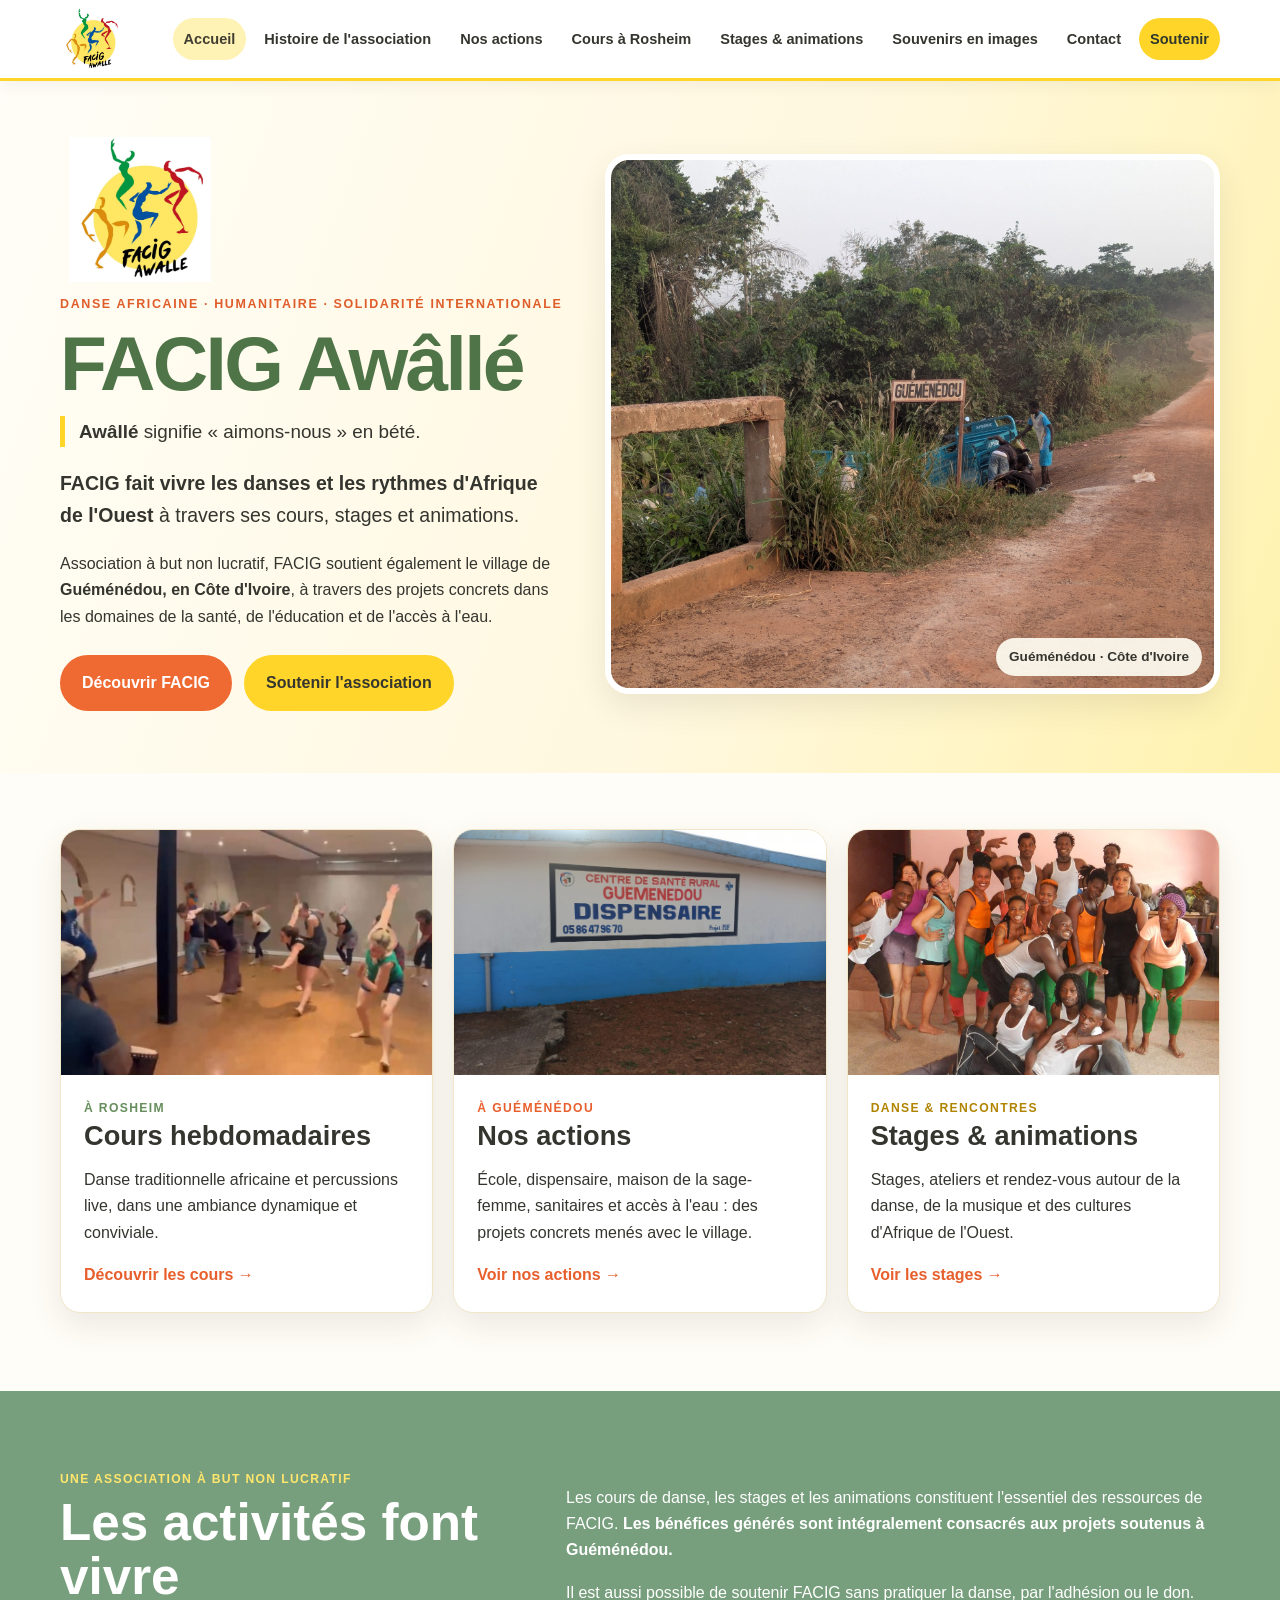
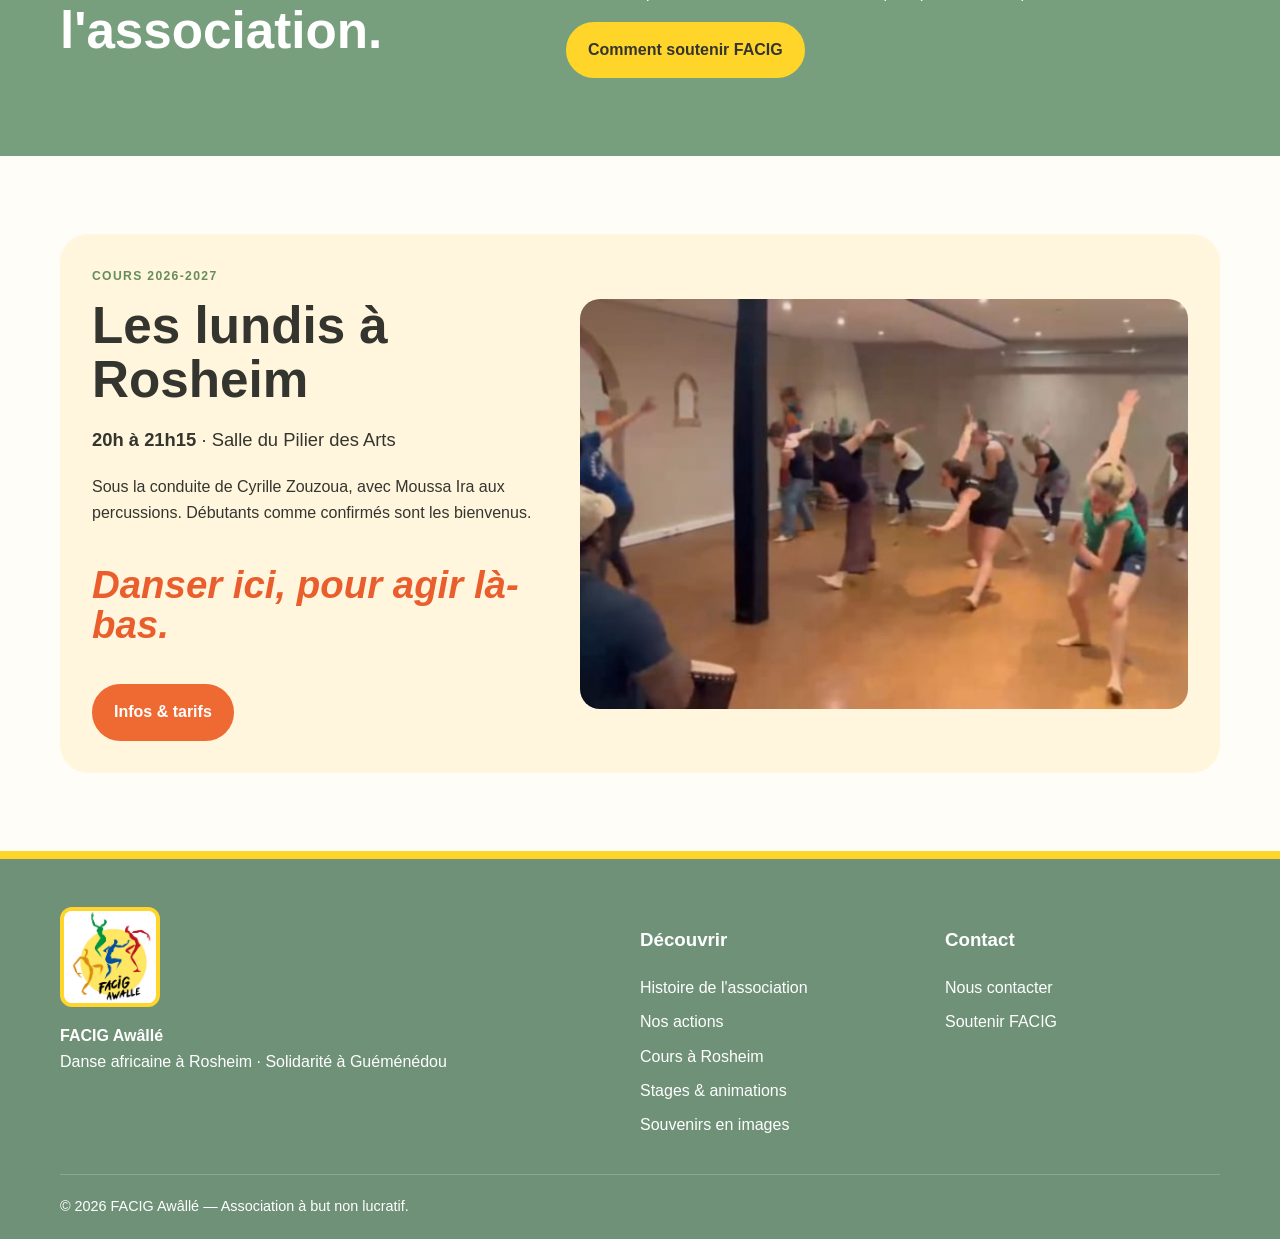
<file: index.html>
<!DOCTYPE html><html lang="fr"><head><meta charset="UTF-8"><meta name="viewport" content="width=device-width,initial-scale=1"><title>FACIG Awâllé | Rosheim & Guéménédou</title><meta name="description" content="FACIG Awâllé : danse africaine à Rosheim, stages et animations, solidarité et projets concrets à Guéménédou en Côte d'Ivoire."><link rel="stylesheet" href="assets/css/style.css"></head><body>
<a class="skip-link" href="#contenu">Aller au contenu</a>
<header class="site-header"><div class="container nav"><a class="brand" href="index.html"><img src="assets/images/logo-facig.jpg" alt="Logo FACIG Awâllé"><span>FACIG AWÂLLÉ</span></a><button class="menu-toggle" aria-expanded="false" aria-label="Ouvrir le menu">☰</button><nav class="nav-links" aria-label="Navigation principale"><a aria-current="page" href="index.html">Accueil</a><a href="association.html">Histoire de l'association</a><a href="guemenedou.html">Nos actions</a><a href="cours.html">Cours à Rosheim</a><a href="stages.html">Stages & animations</a><a href="souvenirs.html">Souvenirs en images</a><a href="contact.html">Contact</a><a class="nav-cta" href="soutenir.html">Soutenir</a></nav></div></header>
<main id="contenu">
<section class="home-hero"><div class="container home-hero-grid"><div class="home-copy"><img class="hero-logo" src="assets/images/logo-facig.jpg" alt="FACIG Awâllé"><p class="hero-kicker">Danse africaine · Humanitaire · Solidarité internationale</p><h1>FACIG Awâllé</h1><p class="meaning"><strong>Awâllé</strong> signifie « aimons-nous » en bété.</p><p class="lead"><strong>FACIG fait vivre les danses et les rythmes d'Afrique de l'Ouest</strong> à travers ses cours, stages et animations.</p><p>Association à but non lucratif, FACIG soutient également le village de <strong>Guéménédou, en Côte d'Ivoire</strong>, à travers des projets concrets dans les domaines de la santé, de l'éducation et de l'accès à l'eau.</p><div class="actions"><a class="btn btn-primary" href="association.html">Découvrir FACIG</a><a class="btn btn-sun" href="soutenir.html">Soutenir l'association</a></div></div><div class="hero-visual"><img class="main-photo" src="assets/images/panneau-route.jpg" alt="Panneau Guéménédou sur la piste menant au village"><span class="photo-tag">Guéménédou · Côte d'Ivoire</span></div></div></section>
<section class="section home-cards"><div class="container"><div class="three-doors"><article class="door"><img src="assets/images/cours-rosheim.jpg" alt="Cours de danse africaine à Rosheim"><div class="door-copy"><p class="mini-label green-text">À Rosheim</p><h2>Cours hebdomadaires</h2><p>Danse traditionnelle africaine et percussions live, dans une ambiance dynamique et conviviale.</p><a class="text-link" href="cours.html">Découvrir les cours →</a></div></article><article class="door"><img src="assets/images/le dispensaire.jpg" alt="Dispensaire de Guéménédou"><div class="door-copy"><p class="mini-label orange-text">À Guéménédou</p><h2>Nos actions</h2><p>École, dispensaire, maison de la sage-femme, sanitaires et accès à l'eau : des projets concrets menés avec le village.</p><a class="text-link" href="guemenedou.html">Voir nos actions →</a></div></article><article class="door"><img src="assets/images/Stage de danse 2017.jpg" alt="Stage de danse africaine FACIG"><div class="door-copy"><p class="mini-label yellow-text">Danse & rencontres</p><h2>Stages & animations</h2><p>Stages, ateliers et rendez-vous autour de la danse, de la musique et des cultures d'Afrique de l'Ouest.</p><a class="text-link" href="stages.html">Voir les stages →</a></div></article></div></div></section>
<section class="section mission-band"><div class="container mission-grid"><div><p class="mini-label yellow-text">Une association à but non lucratif</p><h2>Les activités font vivre l'association.</h2></div><div><p>Les cours de danse, les stages et les animations constituent l'essentiel des ressources de FACIG. <strong>Les bénéfices générés sont intégralement consacrés aux projets soutenus à Guéménédou.</strong></p><p>Il est aussi possible de soutenir FACIG sans pratiquer la danse, par l'adhésion ou le don.</p><a class="btn btn-sun" href="soutenir.html">Comment soutenir FACIG</a></div></div></section>
<section class="section"><div class="container course-highlight"><div><p class="mini-label green-text">Cours 2026-2027</p><h2>Les lundis à Rosheim</h2><p class="lead"><strong>20h à 21h15</strong> · Salle du Pilier des Arts</p><p>Sous la conduite de Cyrille Zouzoua, avec Moussa Ira aux percussions. Débutants comme confirmés sont les bienvenus.</p><p class="dance-signature">Danser ici, pour agir là-bas.</p><div class="actions"><a class="btn btn-primary" href="cours.html">Infos & tarifs</a></div></div><img src="assets/images/cours-rosheim.jpg" alt="La salle et le cours de danse FACIG à Rosheim"></div></section>
</main>
<footer class="site-footer"><div class="container"><div class="footer-grid"><div><img class="footer-logo" src="assets/images/logo-facig.jpg" alt="Logo FACIG Awâllé"><p><strong>FACIG Awâllé</strong><br>Danse africaine à Rosheim · Solidarité à Guéménédou</p></div><div><h3>Découvrir</h3><div class="footer-links"><a href="association.html">Histoire de l'association</a><a href="guemenedou.html">Nos actions</a><a href="cours.html">Cours à Rosheim</a><a href="stages.html">Stages & animations</a><a href="souvenirs.html">Souvenirs en images</a></div></div><div><h3>Contact</h3><div class="footer-links"><a href="contact.html">Nous contacter</a><a href="soutenir.html">Soutenir FACIG</a></div></div></div><div class="footer-bottom">© 2026 FACIG Awâllé — Association à but non lucratif.</div></div></footer><script src="assets/js/site.js"></script></body></html>
</file>
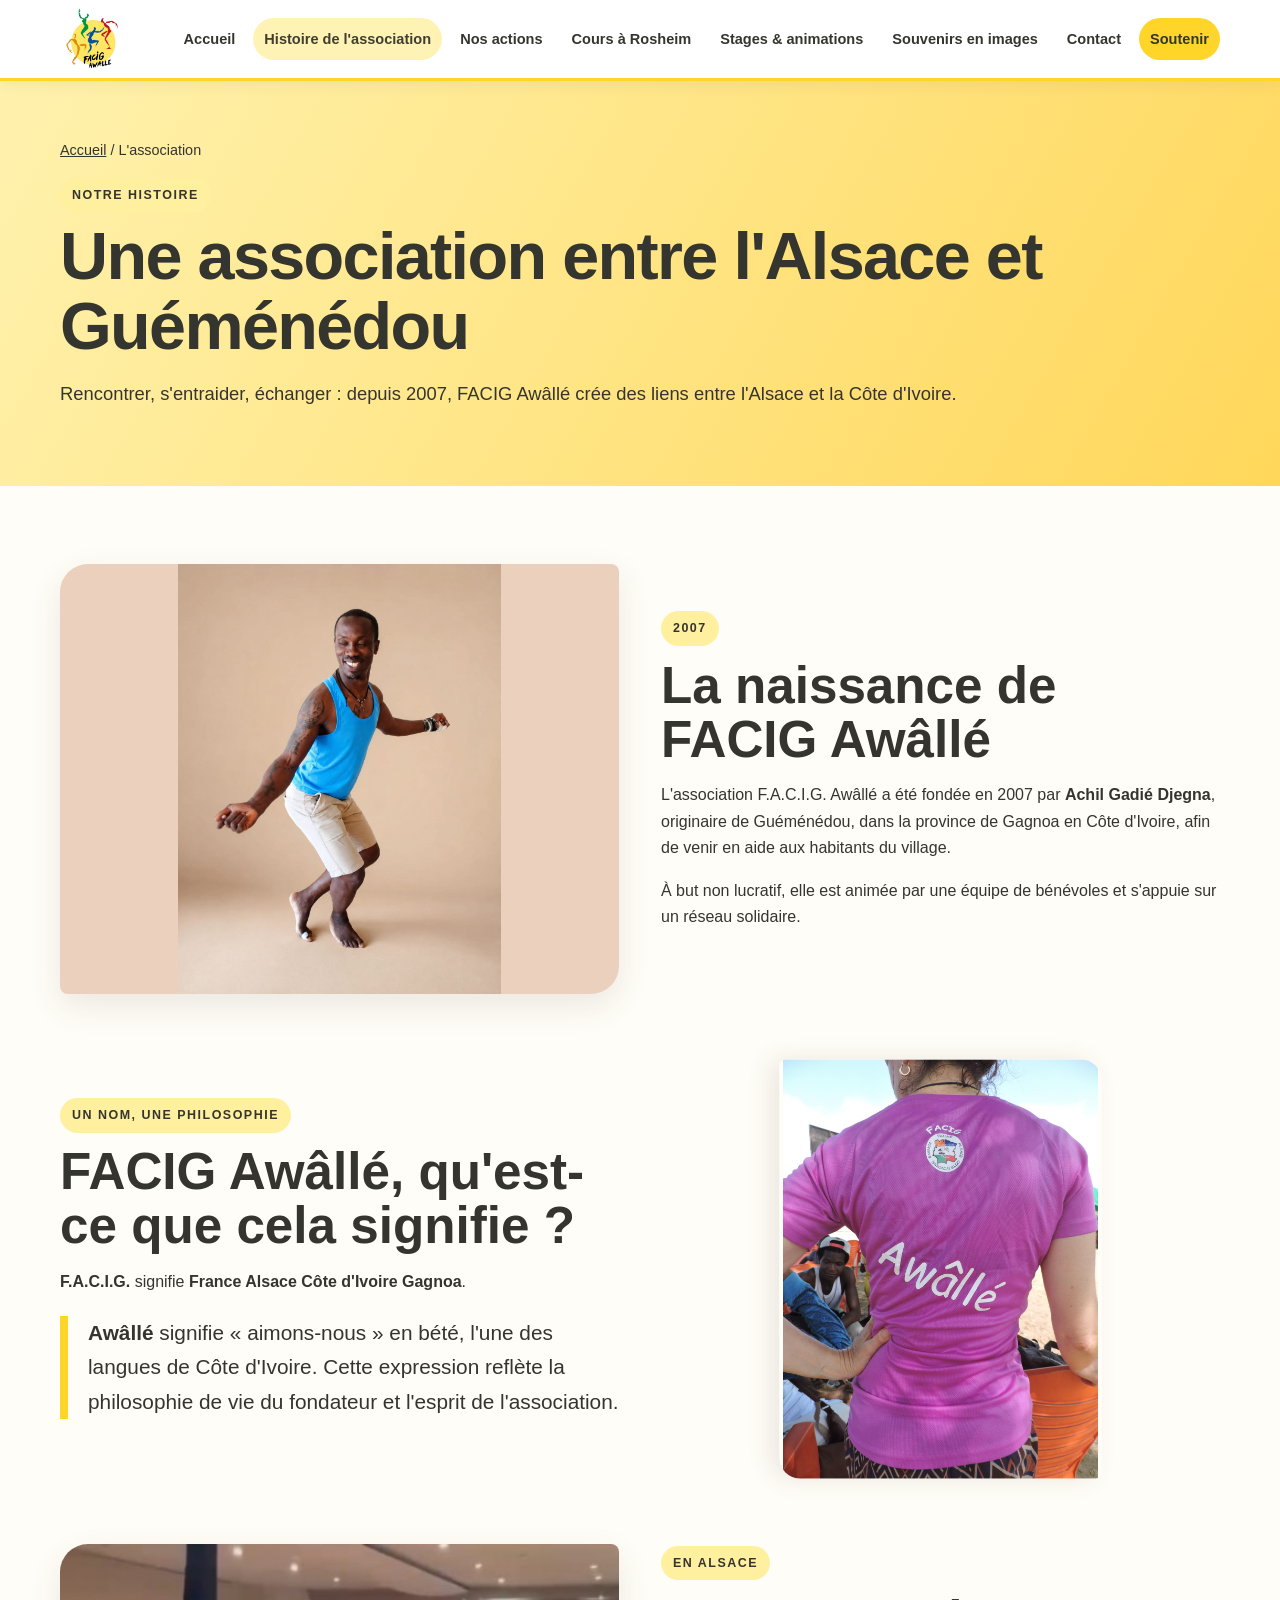
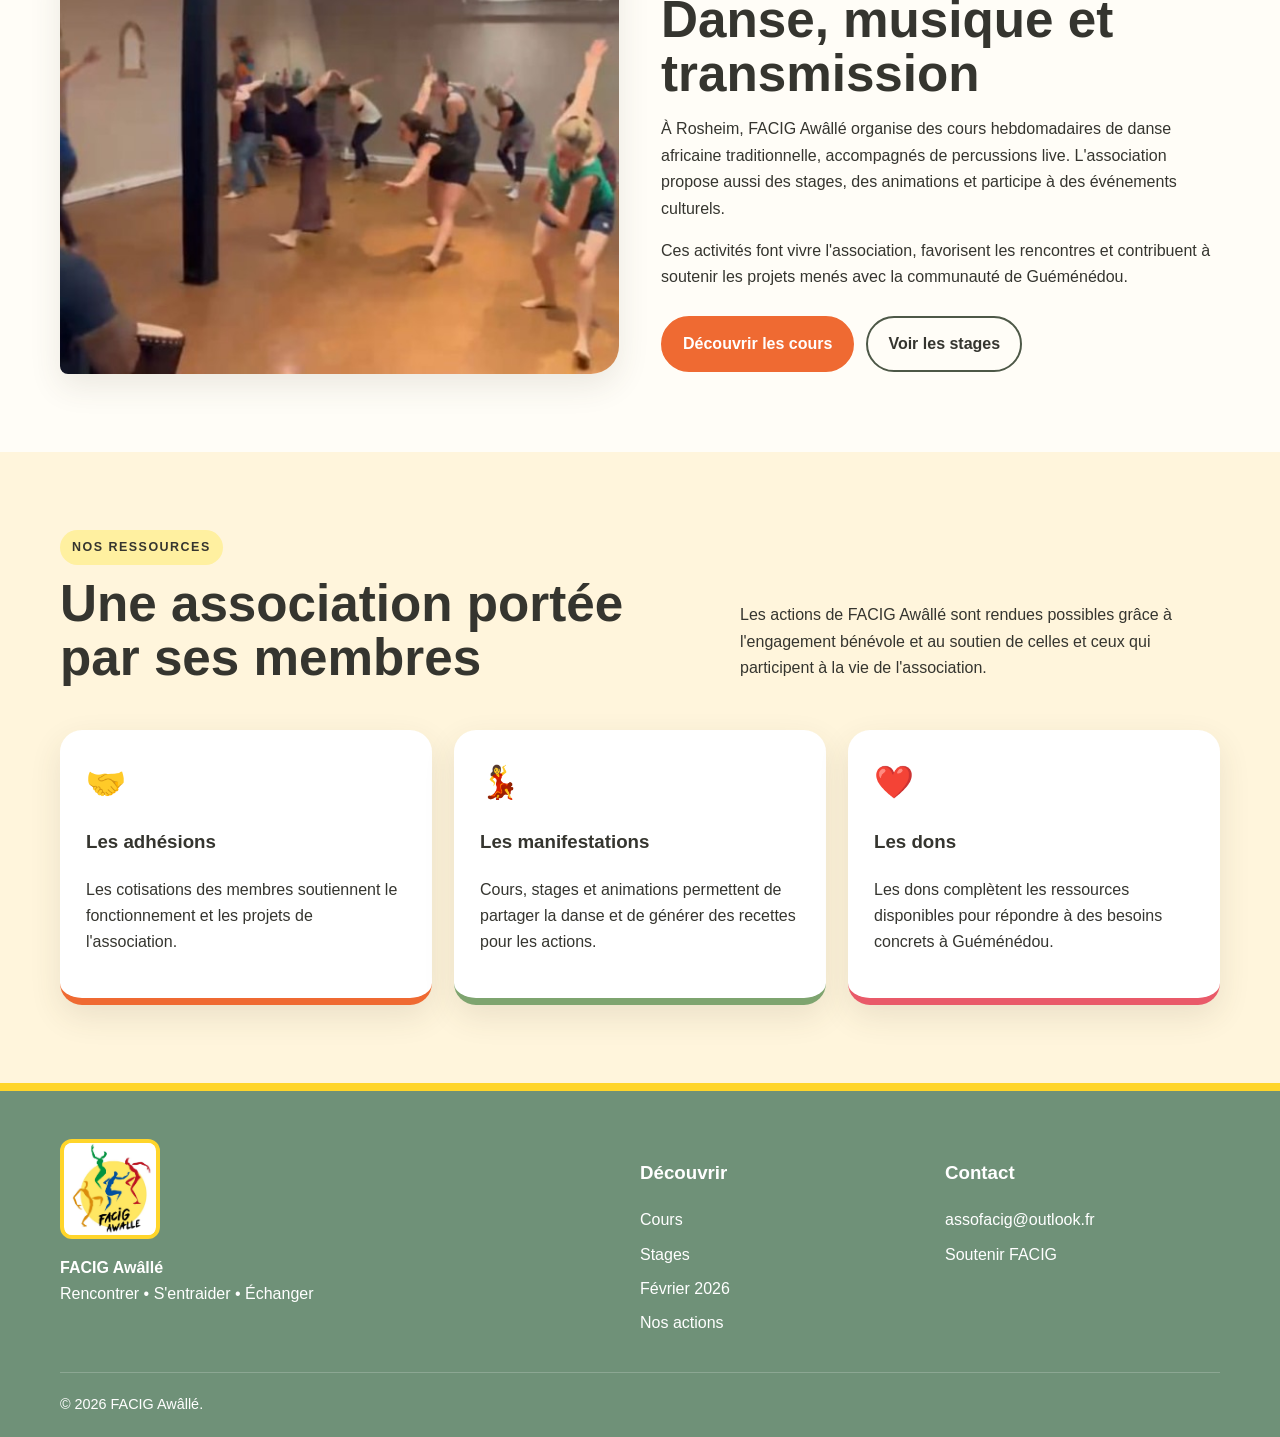
<file: association.html>
<!DOCTYPE html><html lang="fr"><head><meta charset="UTF-8"><meta name="viewport" content="width=device-width, initial-scale=1.0"><title>L'association FACIG Awâllé | Histoire et missions</title><meta name="description" content="Découvrez l'histoire de FACIG Awâllé, association fondée en 2007 par Achil Gadié Djegna, son lien avec Guéménédou et ses actions entre l'Alsace et la Côte d'Ivoire."><link rel="stylesheet" href="assets/css/style.css"></head><body>
<header class="site-header"><div class="container nav"><a class="brand" href="index.html"><img src="assets/images/logo-facig.jpg" alt="Logo FACIG Awâllé"><span>FACIG AWÂLLÉ</span></a><button class="menu-toggle" aria-expanded="false" aria-label="Ouvrir le menu">☰</button><nav class="nav-links" aria-label="Navigation principale"><a href="index.html">Accueil</a><a aria-current="page" href="association.html">Histoire de l'association</a><a href="guemenedou.html">Nos actions</a><a href="cours.html">Cours à Rosheim</a><a href="stages.html">Stages & animations</a><a href="souvenirs.html">Souvenirs en images</a><a href="contact.html">Contact</a><a class="nav-cta" href="soutenir.html">Soutenir</a></nav></div></header>
<main><section class="page-hero"><div class="container"><div class="breadcrumb"><a href="index.html">Accueil</a> / L'association</div><span class="eyebrow">Notre histoire</span><h1>Une association entre l'Alsace et Guéménédou</h1><p class="lead">Rencontrer, s'entraider, échanger : depuis 2007, FACIG Awâllé crée des liens entre l'Alsace et la Côte d'Ivoire.</p></div></section>
<section class="section"><div class="container story">
<article class="story-row"><div class="story-media"><img class="achil-photo" src="assets/images/Achil.jpg" alt="Achil Gadié Djegna, fondateur de FACIG Awâllé"></div><div class="story-text"><span class="eyebrow">2007</span><h2>La naissance de FACIG Awâllé</h2><p>L'association F.A.C.I.G. Awâllé a été fondée en 2007 par <strong>Achil Gadié Djegna</strong>, originaire de Guéménédou, dans la province de Gagnoa en Côte d'Ivoire, afin de venir en aide aux habitants du village.</p><p>À but non lucratif, elle est animée par une équipe de bénévoles et s'appuie sur un réseau solidaire.</p></div></article>
<article class="story-row"><div class="story-media"><img class="facig-tshirt-photo" src="assets/images/facig sur tshirt .jpeg" alt="FACIG Awâllé inscrit sur les tee-shirts de l'association"></div><div class="story-text"><span class="eyebrow">Un nom, une philosophie</span><h2>FACIG Awâllé, qu'est-ce que cela signifie ?</h2><p><strong>F.A.C.I.G.</strong> signifie <strong>France Alsace Côte d'Ivoire Gagnoa</strong>.</p><p class="quote"><strong>Awâllé</strong> signifie « aimons-nous » en bété, l'une des langues de Côte d'Ivoire. Cette expression reflète la philosophie de vie du fondateur et l'esprit de l'association.</p></div></article>
<article class="story-row"><div class="story-media"><img src="assets/images/cours-rosheim.jpg" alt="Cours de danse africaine à Rosheim"></div><div class="story-text"><span class="eyebrow">En Alsace</span><h2>Danse, musique et transmission</h2><p>À Rosheim, FACIG Awâllé organise des cours hebdomadaires de danse africaine traditionnelle, accompagnés de percussions live. L'association propose aussi des stages, des animations et participe à des événements culturels.</p><p>Ces activités font vivre l'association, favorisent les rencontres et contribuent à soutenir les projets menés avec la communauté de Guéménédou.</p><div class="actions"><a class="btn btn-primary" href="cours.html">Découvrir les cours</a><a class="btn btn-outline" href="stages.html">Voir les stages</a></div></div></article>
</div></section>
<section class="section section-soft"><div class="container"><div class="section-head"><div><span class="eyebrow">Nos ressources</span><h2>Une association portée par ses membres</h2></div><p>Les actions de FACIG Awâllé sont rendues possibles grâce à l'engagement bénévole et au soutien de celles et ceux qui participent à la vie de l'association.</p></div><div class="cards"><div class="card"><div class="icon">🤝</div><h3>Les adhésions</h3><p>Les cotisations des membres soutiennent le fonctionnement et les projets de l'association.</p></div><div class="card"><div class="icon">💃</div><h3>Les manifestations</h3><p>Cours, stages et animations permettent de partager la danse et de générer des recettes pour les actions.</p></div><div class="card"><div class="icon">❤️</div><h3>Les dons</h3><p>Les dons complètent les ressources disponibles pour répondre à des besoins concrets à Guéménédou.</p></div></div></div></section>
</main>
<footer class="site-footer"><div class="container"><div class="footer-grid"><div><img class="footer-logo" src="assets/images/logo-facig.jpg" alt=""><p><strong>FACIG Awâllé</strong><br>Rencontrer • S'entraider • Échanger</p></div><div><h3>Découvrir</h3><div class="footer-links"><a href="cours.html">Cours</a><a href="stages.html">Stages</a><a href="galerie-2026.html">Février 2026</a><a href="guemenedou.html">Nos actions</a></div></div><div><h3>Contact</h3><div class="footer-links"><a href="mailto:assofacig@outlook.fr">assofacig@outlook.fr</a><a href="soutenir.html">Soutenir FACIG</a></div></div></div><div class="footer-bottom">© 2026 FACIG Awâllé.</div></div></footer><script src="assets/js/site.js"></script></body></html>
</file>
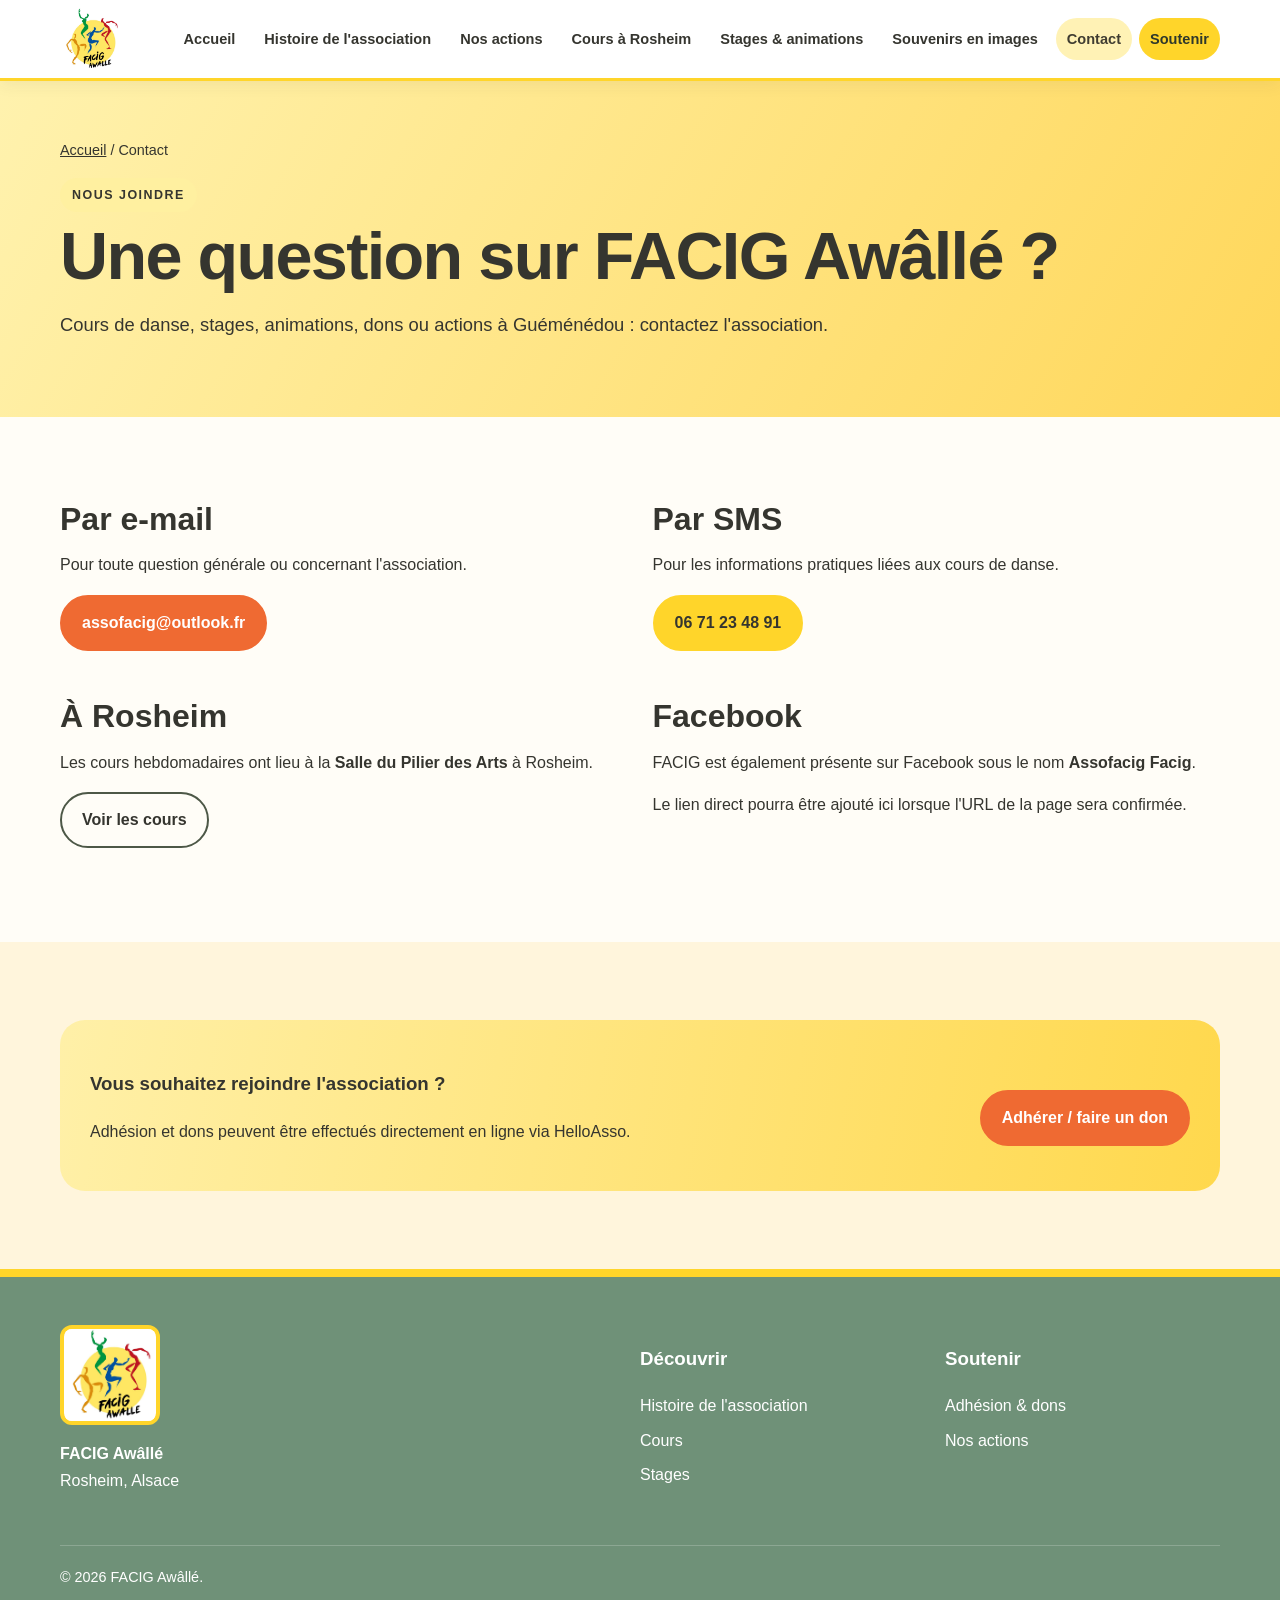
<file: contact.html>
<!DOCTYPE html><html lang="fr"><head><meta charset="UTF-8"><meta name="viewport" content="width=device-width, initial-scale=1.0"><title>Contact FACIG Awâllé | Rosheim</title><meta name="description" content="Contactez FACIG Awâllé à Rosheim pour les cours de danse africaine, les stages, les animations ou les actions à Guéménédou."><link rel="stylesheet" href="assets/css/style.css"></head><body>
<header class="site-header"><div class="container nav"><a class="brand" href="index.html"><img src="assets/images/logo-facig.jpg" alt="Logo FACIG Awâllé"><span>FACIG AWÂLLÉ</span></a><button class="menu-toggle" aria-expanded="false" aria-label="Ouvrir le menu">☰</button><nav class="nav-links" aria-label="Navigation principale"><a href="index.html">Accueil</a><a href="association.html">Histoire de l'association</a><a href="guemenedou.html">Nos actions</a><a href="cours.html">Cours à Rosheim</a><a href="stages.html">Stages & animations</a><a href="souvenirs.html">Souvenirs en images</a><a aria-current="page" href="contact.html">Contact</a><a class="nav-cta" href="soutenir.html">Soutenir</a></nav></div></header>
<main><section class="page-hero"><div class="container"><div class="breadcrumb"><a href="index.html">Accueil</a> / Contact</div><span class="eyebrow">Nous joindre</span><h1>Une question sur FACIG Awâllé ?</h1><p class="lead">Cours de danse, stages, animations, dons ou actions à Guéménédou : contactez l'association.</p></div></section>
<section class="section"><div class="container contact-grid"><div class="contact-item"><h2 style="font-size:2rem">Par e-mail</h2><p>Pour toute question générale ou concernant l'association.</p><p><a class="btn btn-primary" href="mailto:assofacig@outlook.fr">assofacig@outlook.fr</a></p></div><div class="contact-item"><h2 style="font-size:2rem">Par SMS</h2><p>Pour les informations pratiques liées aux cours de danse.</p><p><a class="btn btn-sun" href="sms:+33671234891">06 71 23 48 91</a></p></div><div class="contact-item"><h2 style="font-size:2rem">À Rosheim</h2><p>Les cours hebdomadaires ont lieu à la <strong>Salle du Pilier des Arts</strong> à Rosheim.</p><p><a class="btn btn-outline" href="cours.html">Voir les cours</a></p></div><div class="contact-item"><h2 style="font-size:2rem">Facebook</h2><p>FACIG est également présente sur Facebook sous le nom <strong>Assofacig Facig</strong>.</p><p class="muted">Le lien direct pourra être ajouté ici lorsque l'URL de la page sera confirmée.</p></div></div></section>
<section class="section section-soft"><div class="container banner"><div><h3>Vous souhaitez rejoindre l'association ?</h3><p>Adhésion et dons peuvent être effectués directement en ligne via HelloAsso.</p></div><div class="actions"><a class="btn btn-primary" href="soutenir.html">Adhérer / faire un don</a></div></div></section></main>
<footer class="site-footer"><div class="container"><div class="footer-grid"><div><img class="footer-logo" src="assets/images/logo-facig.jpg" alt=""><p><strong>FACIG Awâllé</strong><br>Rosheim, Alsace</p></div><div><h3>Découvrir</h3><div class="footer-links"><a href="association.html">Histoire de l'association</a><a href="cours.html">Cours</a><a href="stages.html">Stages</a></div></div><div><h3>Soutenir</h3><div class="footer-links"><a href="soutenir.html">Adhésion & dons</a><a href="guemenedou.html">Nos actions</a></div></div></div><div class="footer-bottom">© 2026 FACIG Awâllé.</div></div></footer><script src="assets/js/site.js"></script></body></html>
</file>
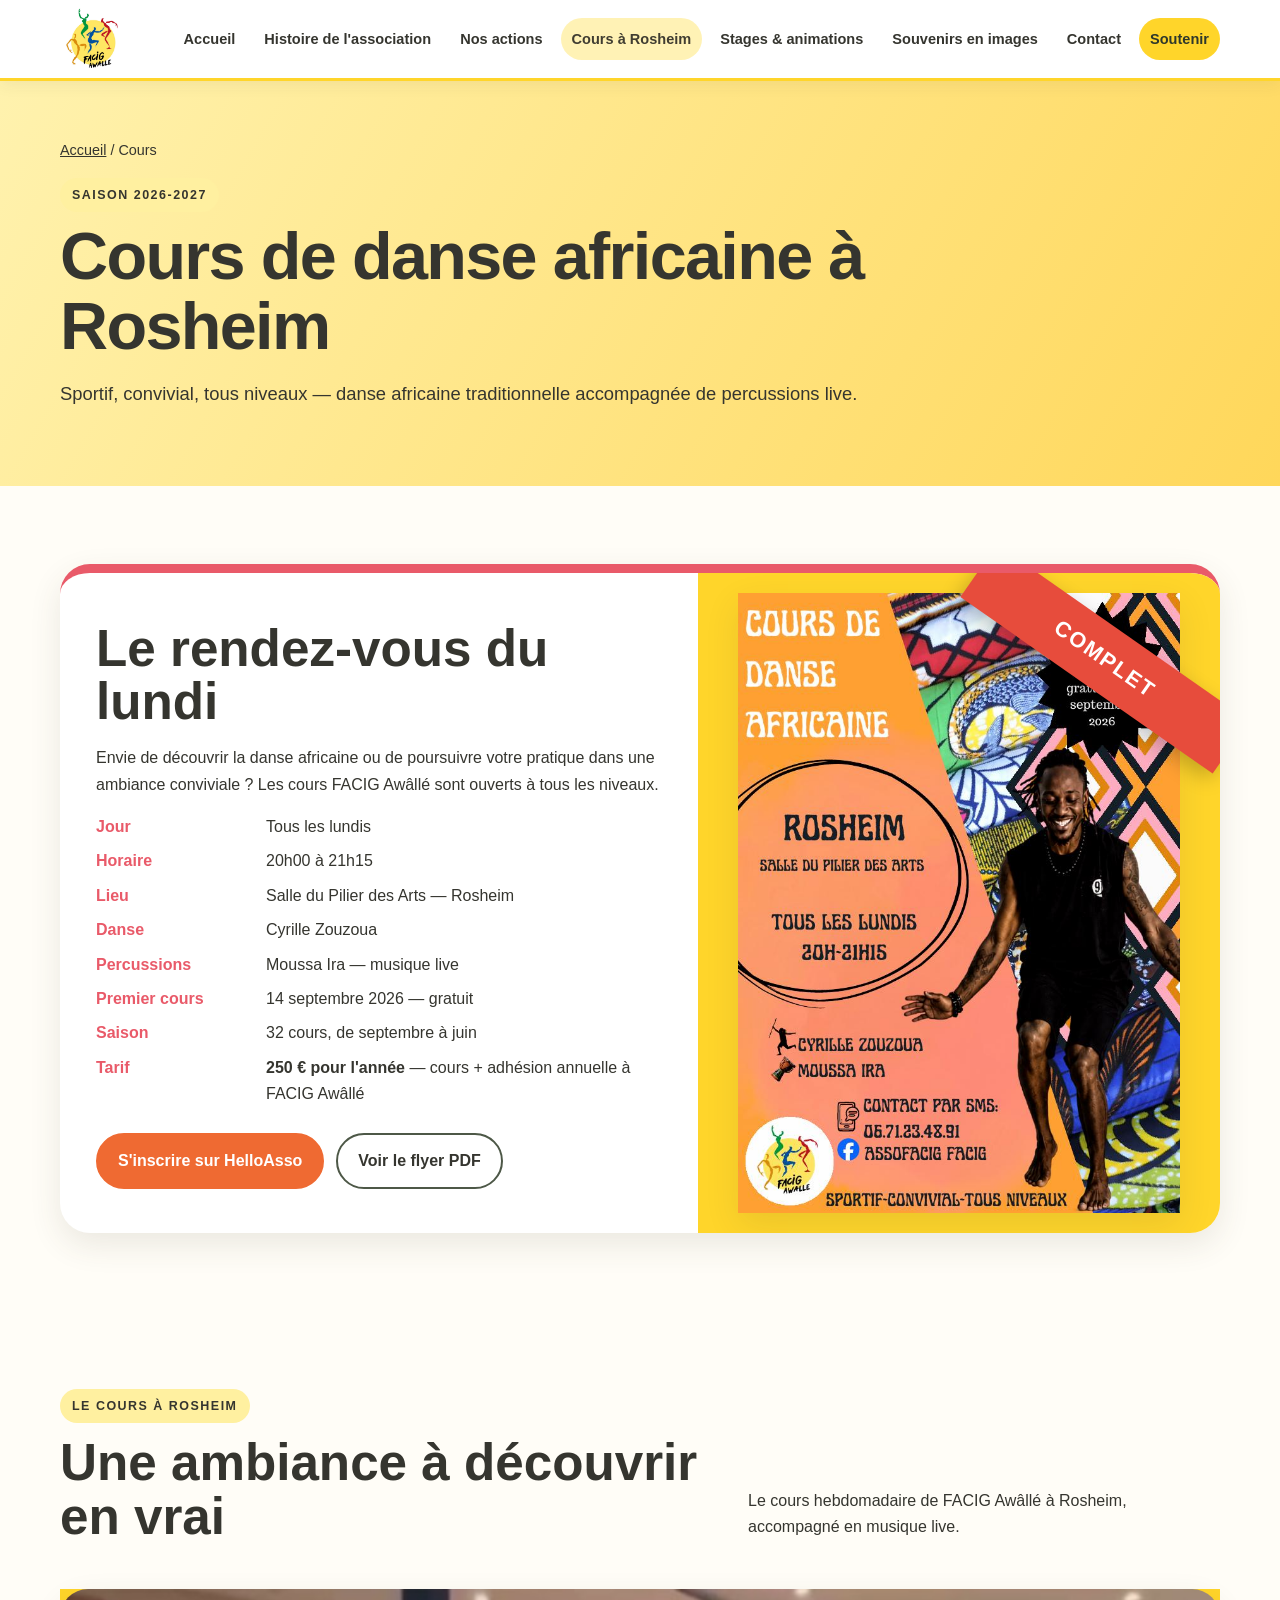
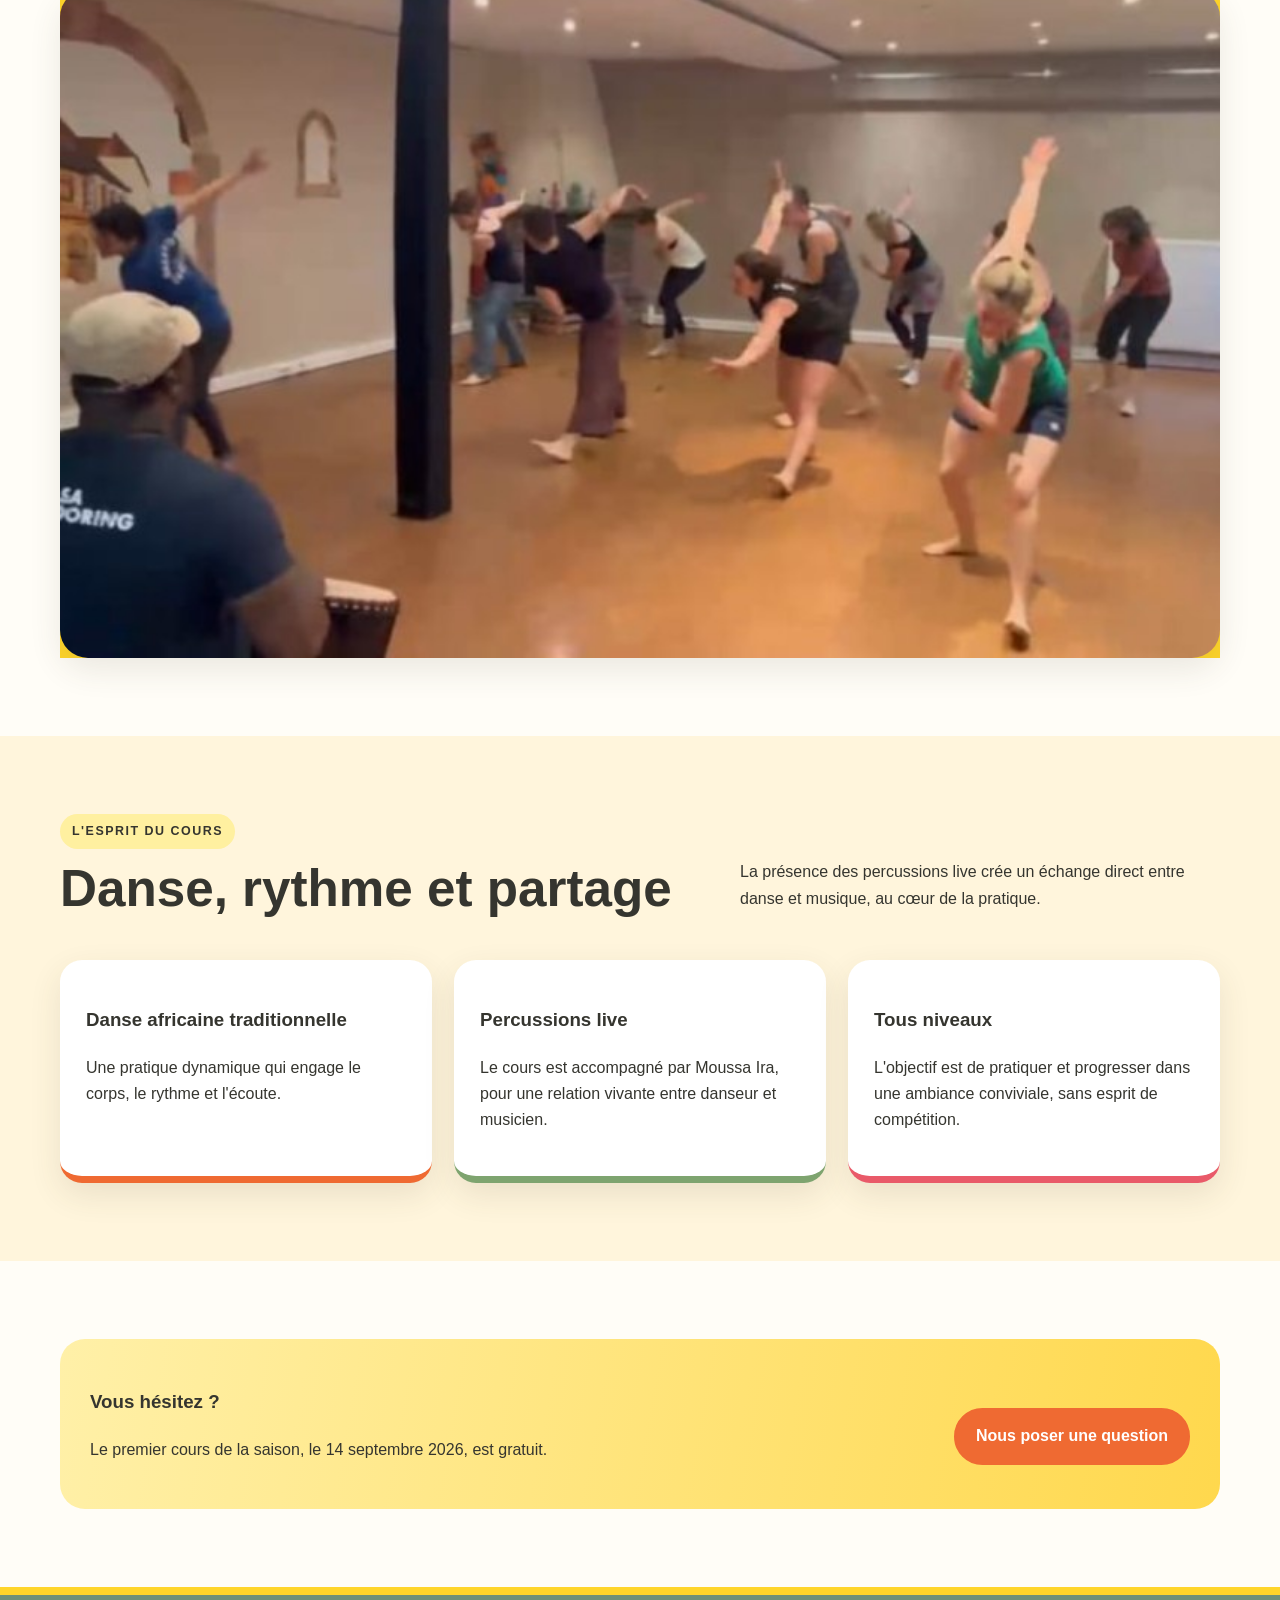
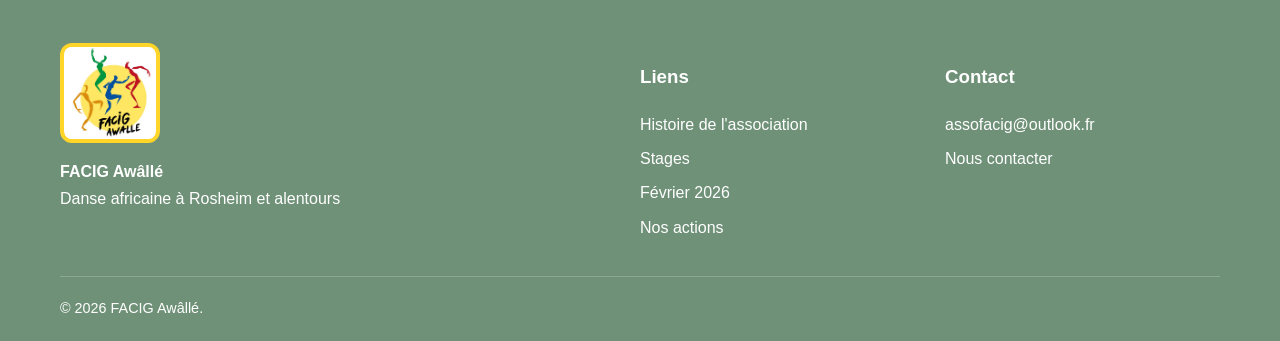
<file: cours.html>
<!DOCTYPE html><html lang="fr"><head><meta charset="UTF-8"><meta name="viewport" content="width=device-width, initial-scale=1.0"><title>Cours de danse africaine à Rosheim | FACIG Awâllé 2026-2027</title><meta name="description" content="Cours de danse africaine à Rosheim tous les lundis de 20h à 21h15, Salle du Pilier des Arts. Cyrille Zouzoua, percussions live avec Moussa Ira. Tous niveaux. Saison 2026-2027."><link rel="stylesheet" href="assets/css/style.css"><script type="application/ld+json">{"@context":"https://schema.org","@type":"Course","name":"Cours de danse africaine traditionnelle à Rosheim","provider":{"@type":"Organization","name":"FACIG Awâllé"},"description":"Cours hebdomadaire de danse africaine traditionnelle avec percussions live à Rosheim, tous niveaux.","location":{"@type":"Place","name":"Salle du Pilier des Arts","address":{"@type":"PostalAddress","addressLocality":"Rosheim","addressCountry":"FR"}}}</script></head><body>
<header class="site-header"><div class="container nav"><a class="brand" href="index.html"><img src="assets/images/logo-facig.jpg" alt="Logo FACIG Awâllé"><span>FACIG AWÂLLÉ</span></a><button class="menu-toggle" aria-expanded="false" aria-label="Ouvrir le menu">☰</button><nav class="nav-links" aria-label="Navigation principale"><a href="index.html">Accueil</a><a href="association.html">Histoire de l'association</a><a href="guemenedou.html">Nos actions</a><a aria-current="page" href="cours.html">Cours à Rosheim</a><a href="stages.html">Stages & animations</a><a href="souvenirs.html">Souvenirs en images</a><a href="contact.html">Contact</a><a class="nav-cta" href="soutenir.html">Soutenir</a></nav></div></header>
<main><section class="page-hero"><div class="container"><div class="breadcrumb"><a href="index.html">Accueil</a> / Cours</div><span class="eyebrow">Saison 2026-2027</span><h1>Cours de danse africaine à Rosheim</h1><p class="lead">Sportif, convivial, tous niveaux — danse africaine traditionnelle accompagnée de percussions live.</p></div></section>
<section class="section">
  <div class="container">
    <div class="course-card">
      <div class="course-info">
        <h2>Le rendez-vous du lundi</h2>
        <p>Envie de découvrir la danse africaine ou de poursuivre votre pratique dans une ambiance conviviale ? Les cours FACIG Awâllé sont ouverts à tous les niveaux.</p>

        <dl>
          <dt>Jour</dt><dd>Tous les lundis</dd>
          <dt>Horaire</dt><dd>20h00 à 21h15</dd>
          <dt>Lieu</dt><dd>Salle du Pilier des Arts — Rosheim</dd>
          <dt>Danse</dt><dd>Cyrille Zouzoua</dd>
          <dt>Percussions</dt><dd>Moussa Ira — musique live</dd>
          <dt>Premier cours</dt><dd>14 septembre 2026 — gratuit</dd>
          <dt>Saison</dt><dd>32 cours, de septembre à juin</dd>
          <dt>Tarif</dt><dd><strong>250 € pour l'année</strong> — cours + adhésion annuelle à FACIG Awâllé</dd>
        </dl>

        <div class="actions">
          <a class="btn btn-primary" target="_blank" rel="noopener" href="https://www.helloasso.com/associations/facig/evenements/2026-2027-rohseim-cours-de-danse-africaine-traditionnelle">S'inscrire sur HelloAsso</a>
          <a class="btn btn-outline" href="assets/docs/flyer-cours-2026-2027.pdf" target="_blank" rel="noopener">Voir le flyer PDF</a>
        </div>
      </div>

      <div class="course-poster">
        <div style="position:relative; display:inline-block;">
          <img src="assets/images/flyer-cours.jpg" alt="Flyer FACIG Awâllé des cours de danse africaine à Rosheim 2026-2027" style="display:block; max-width:100%; height:auto; max-height:620px; object-fit:contain; box-shadow:var(--shadow);">

          <div style="position:absolute; top:34px; right:-78px; transform:rotate(35deg); background:#e74c3c; color:#fff; font-weight:900; font-size:1.35rem; letter-spacing:.08em; text-transform:uppercase; padding:14px 95px; box-shadow:0 8px 20px rgba(0,0,0,.22);">
            COMPLET
          </div>
        </div>
      </div>
    </div>
  </div>
</section>

<section class="section course-real-photo"><div class="container"><div class="section-head"><div><span class="eyebrow">Le cours à Rosheim</span><h2>Une ambiance à découvrir en vrai</h2></div><p>Le cours hebdomadaire de FACIG Awâllé à Rosheim, accompagné en musique live.</p></div><div class="media course-photo"><img src="assets/images/cours-rosheim-reel.jpg" alt="Cours hebdomadaire de danse africaine FACIG Awâllé à Rosheim"></div></div></section>
<section class="section section-soft"><div class="container"><div class="section-head"><div><span class="eyebrow">L'esprit du cours</span><h2>Danse, rythme et partage</h2></div><p>La présence des percussions live crée un échange direct entre danse et musique, au cœur de la pratique.</p></div><div class="cards"><div class="card"><h3>Danse africaine traditionnelle</h3><p>Une pratique dynamique qui engage le corps, le rythme et l'écoute.</p></div><div class="card"><h3>Percussions live</h3><p>Le cours est accompagné par Moussa Ira, pour une relation vivante entre danseur et musicien.</p></div><div class="card"><h3>Tous niveaux</h3><p>L'objectif est de pratiquer et progresser dans une ambiance conviviale, sans esprit de compétition.</p></div></div></div></section>
<section class="section"><div class="container banner"><div><h3>Vous hésitez ?</h3><p>Le premier cours de la saison, le 14 septembre 2026, est gratuit.</p></div><div class="actions"><a class="btn btn-primary" href="contact.html">Nous poser une question</a></div></div></section></main>
<footer class="site-footer"><div class="container"><div class="footer-grid"><div><img class="footer-logo" src="assets/images/logo-facig.jpg" alt=""><p><strong>FACIG Awâllé</strong><br>Danse africaine à Rosheim et alentours</p></div><div><h3>Liens</h3><div class="footer-links"><a href="association.html">Histoire de l'association</a><a href="stages.html">Stages</a><a href="galerie-2026.html">Février 2026</a><a href="guemenedou.html">Nos actions</a></div></div><div><h3>Contact</h3><div class="footer-links"><a href="mailto:assofacig@outlook.fr">assofacig@outlook.fr</a><a href="contact.html">Nous contacter</a></div></div></div><div class="footer-bottom">© 2026 FACIG Awâllé.</div></div></footer><script src="assets/js/site.js"></script></body></html>
</file>
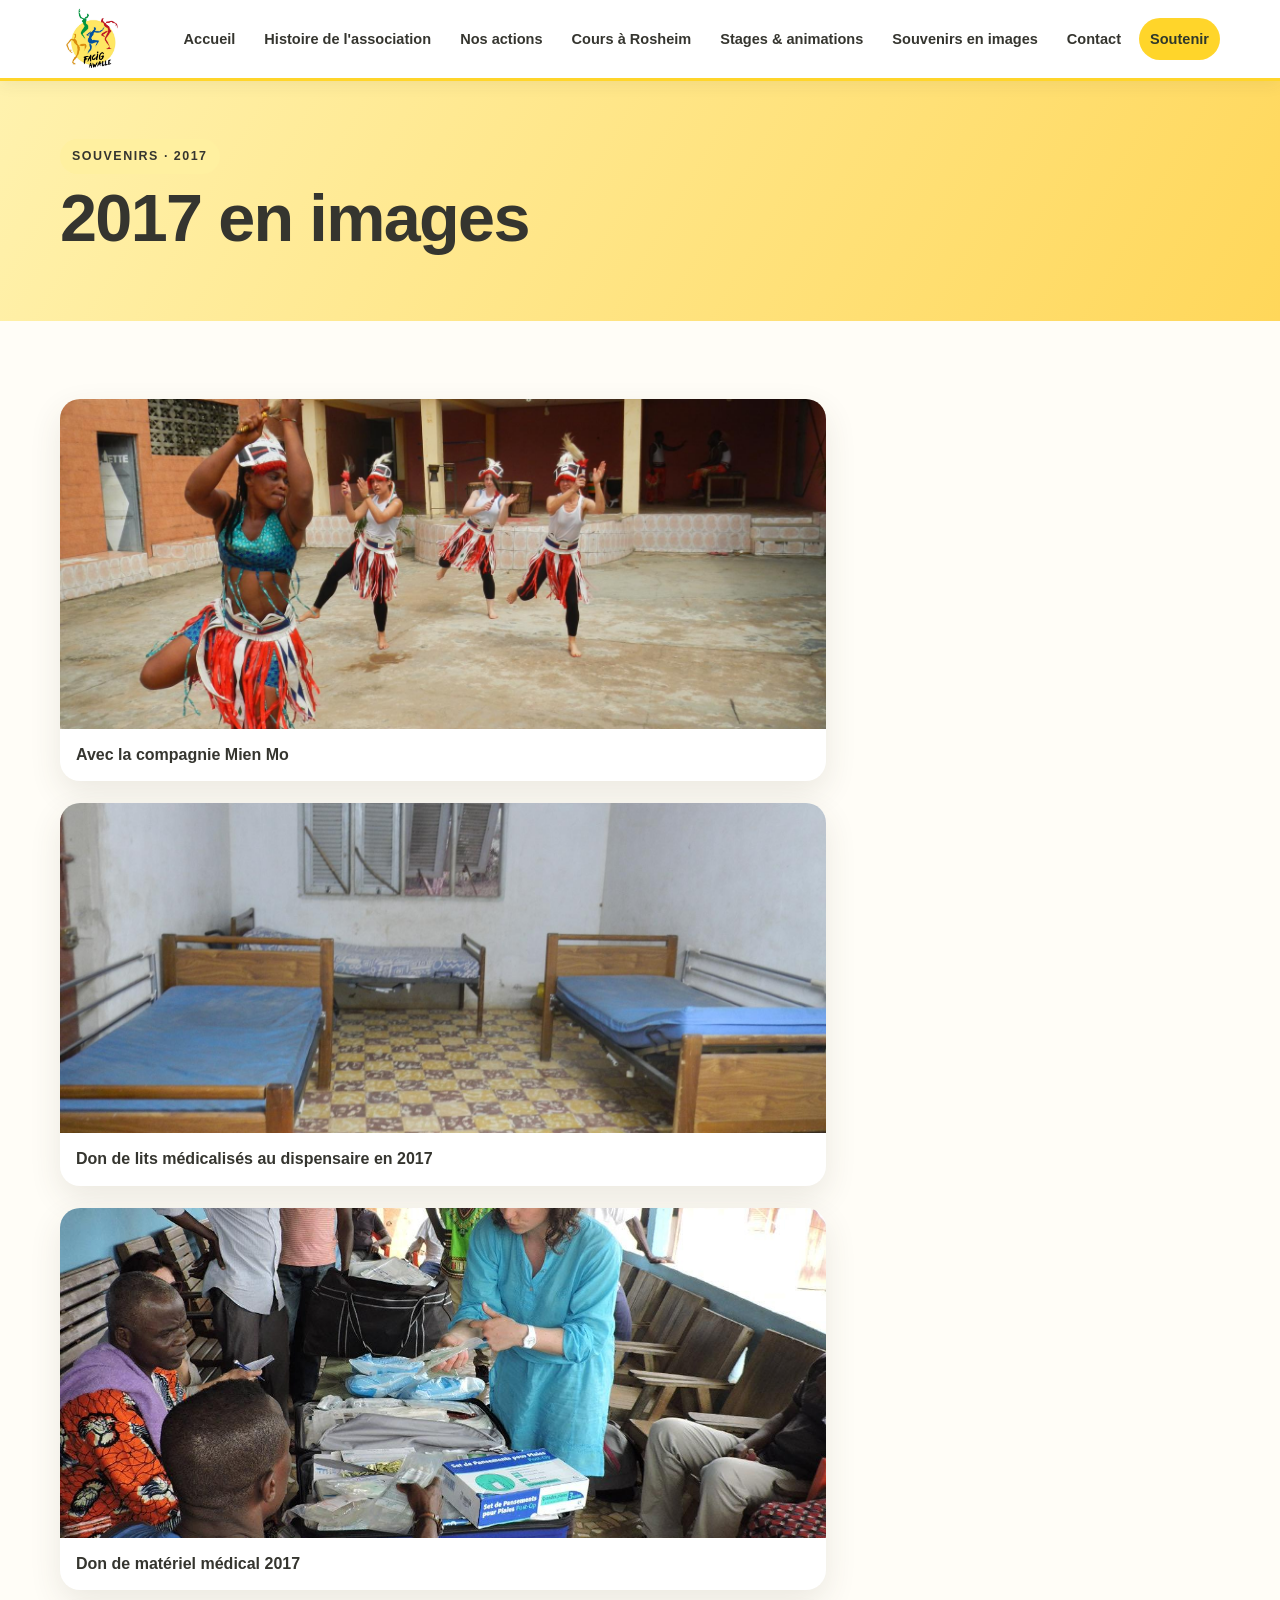
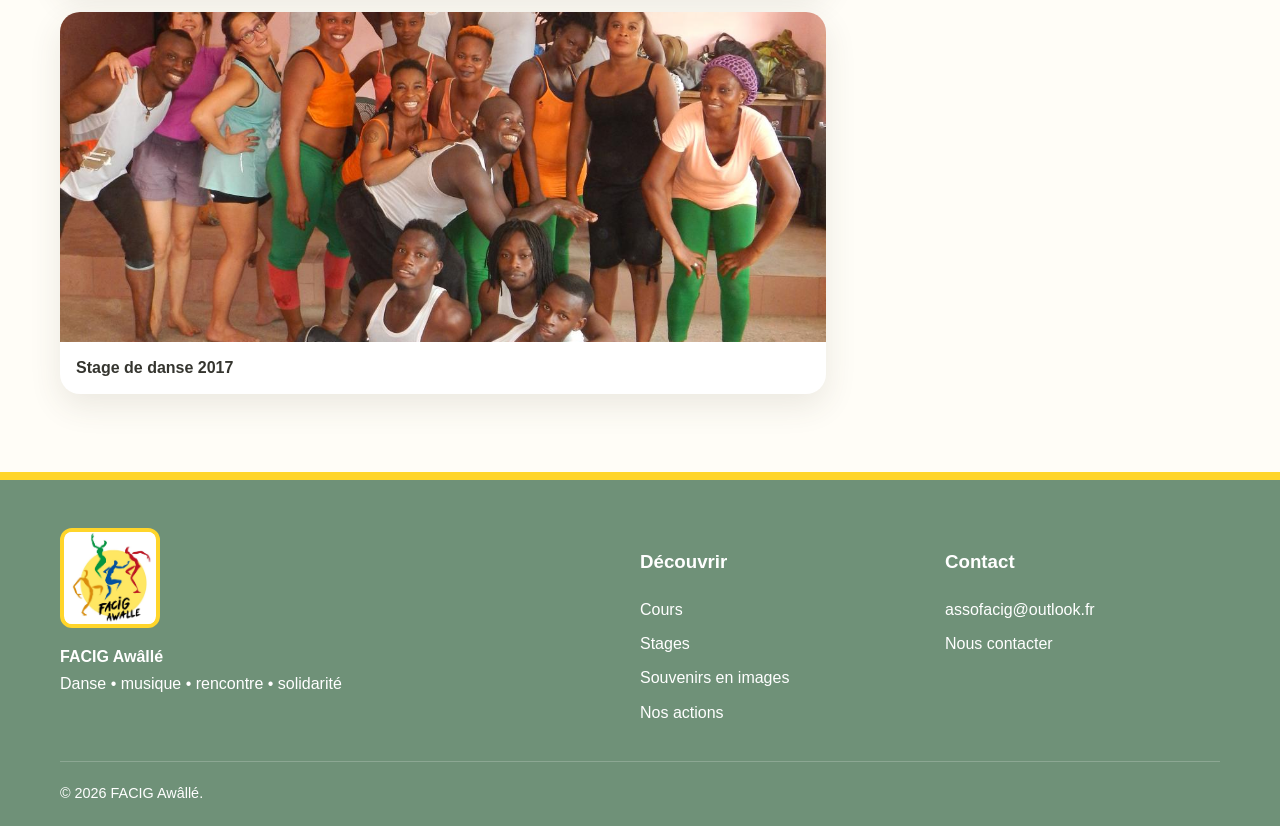
<file: galerie-2017.html>
<!DOCTYPE html><html lang="fr"><head><meta charset="UTF-8"><meta name="viewport" content="width=device-width,initial-scale=1"><title>Souvenirs 2017 | FACIG Awâllé</title><meta name="description" content="Retrouvez en images les souvenirs et actions de FACIG Awâllé en 2017."><link rel="stylesheet" href="assets/css/style.css"></head><body>
<header class="site-header"><div class="container nav"><a class="brand" href="index.html"><img src="assets/images/logo-facig.jpg" alt="Logo FACIG Awâllé"><span>FACIG AWÂLLÉ</span></a><button class="menu-toggle" aria-expanded="false" aria-label="Ouvrir le menu">☰</button><nav class="nav-links" aria-label="Navigation principale"><a href="index.html">Accueil</a><a href="association.html">Histoire de l'association</a><a href="guemenedou.html">Nos actions</a><a href="cours.html">Cours à Rosheim</a><a href="stages.html">Stages & animations</a><a href="souvenirs.html">Souvenirs en images</a><a href="contact.html">Contact</a><a class="nav-cta" href="soutenir.html">Soutenir</a></nav></div></header>
<main><section class="page-hero"><div class="container"><span class="eyebrow">Souvenirs · 2017</span><h1>2017 en images</h1></div></section>
<section class="section"><div class="container"><div class="gallery-grid">
<figure class="gallery-item wide"><img src="assets/images/avec la compagnie Mien Mo.jpg" alt="Avec la compagnie Mien Mo"><figcaption>Avec la compagnie Mien Mo</figcaption></figure>

<figure class="gallery-item wide"><img src="assets/images/Don de lits médicalisés au dispensaire en 2017.jpg" alt="Don de lits médicalisés au dispensaire en 2017"><figcaption>Don de lits médicalisés au dispensaire en 2017</figcaption></figure>

<figure class="gallery-item wide"><img src="assets/images/don matériel médical 2017.jpg" alt="Don de matériel médical 2017"><figcaption>Don de matériel médical 2017</figcaption></figure>

<figure class="gallery-item wide"><img src="assets/images/Stage de danse 2017.jpg" alt="Stage de danse 2017"><figcaption>Stage de danse 2017</figcaption></figure>
</div></div></section></main>
<footer class="site-footer"><div class="container"><div class="footer-grid"><div><img class="footer-logo" src="assets/images/logo-facig.jpg" alt=""><p><strong>FACIG Awâllé</strong><br>Danse • musique • rencontre • solidarité</p></div><div><h3>Découvrir</h3><div class="footer-links"><a href="cours.html">Cours</a><a href="stages.html">Stages</a><a href="souvenirs.html">Souvenirs en images</a><a href="guemenedou.html">Nos actions</a></div></div><div><h3>Contact</h3><div class="footer-links"><a href="mailto:assofacig@outlook.fr">assofacig@outlook.fr</a><a href="contact.html">Nous contacter</a></div></div></div><div class="footer-bottom">© 2026 FACIG Awâllé.</div></div></footer><script src="assets/js/site.js"></script></body></html>
</file>
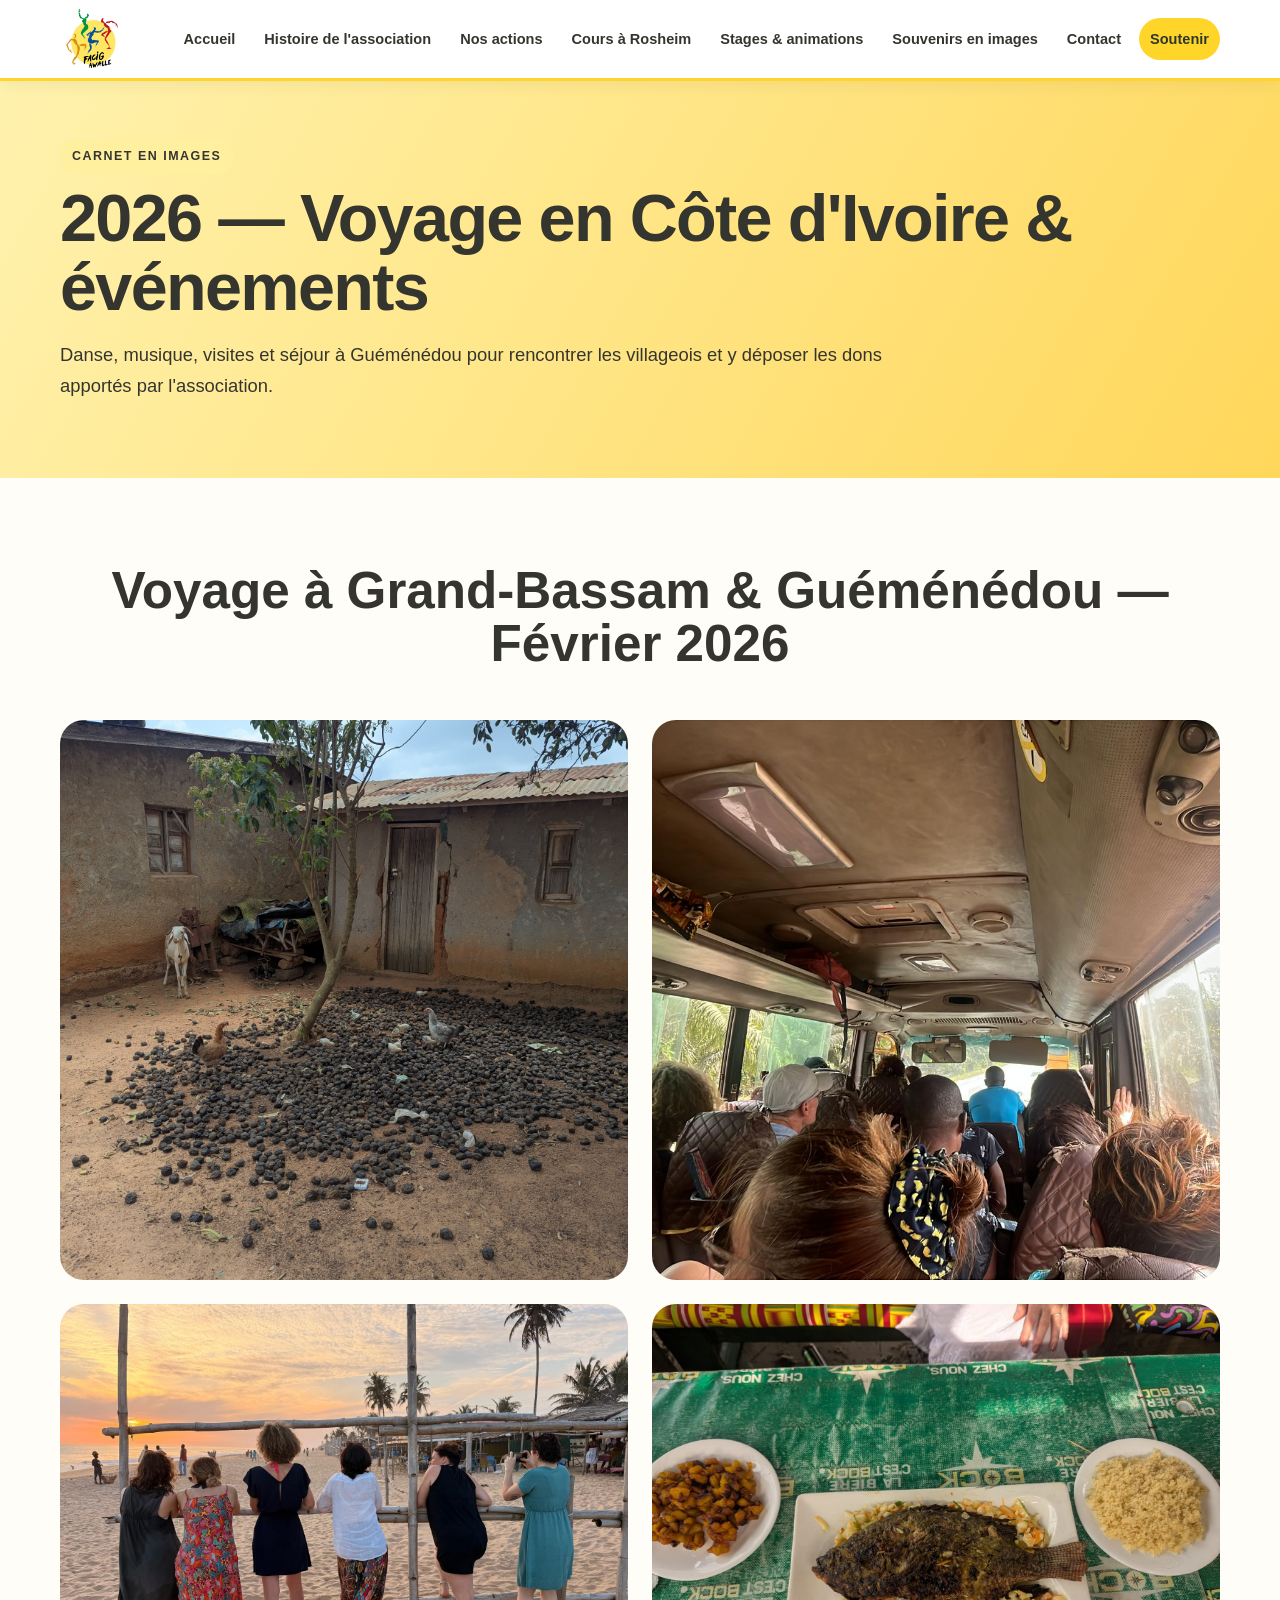
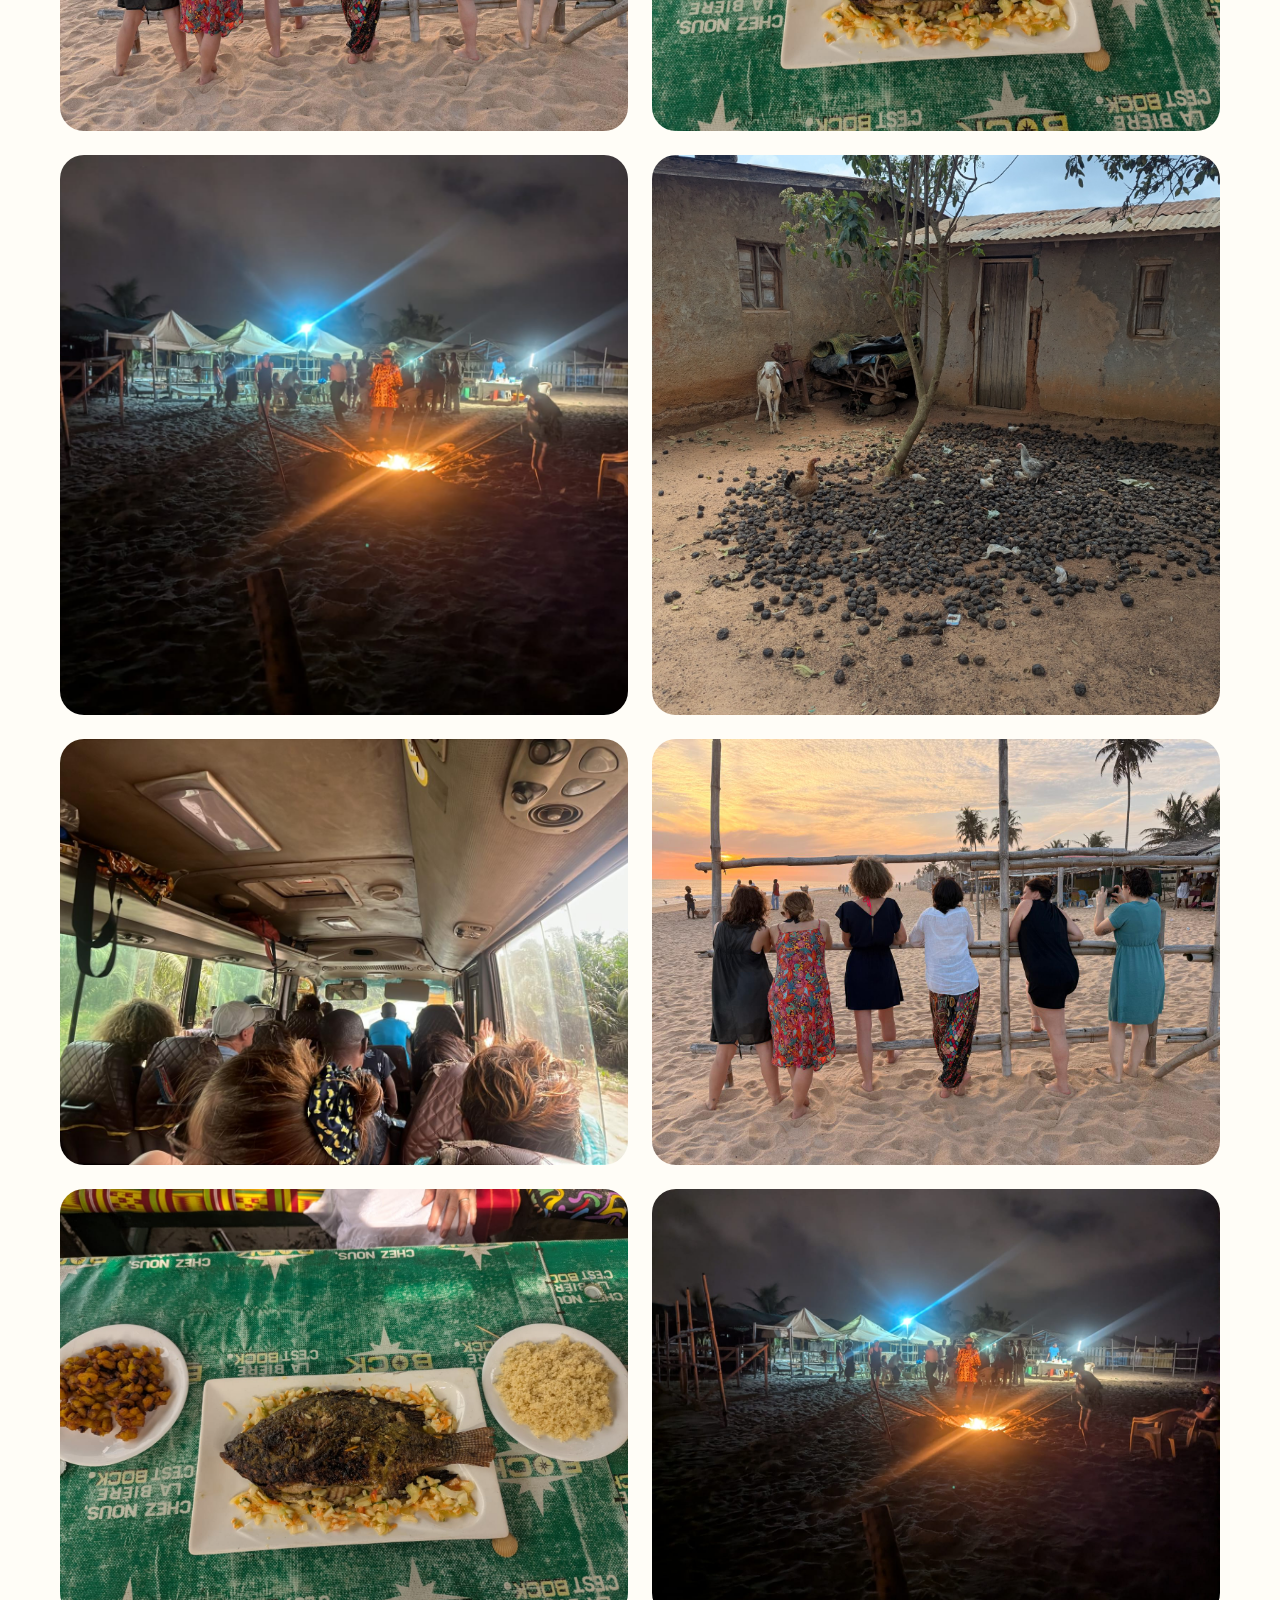
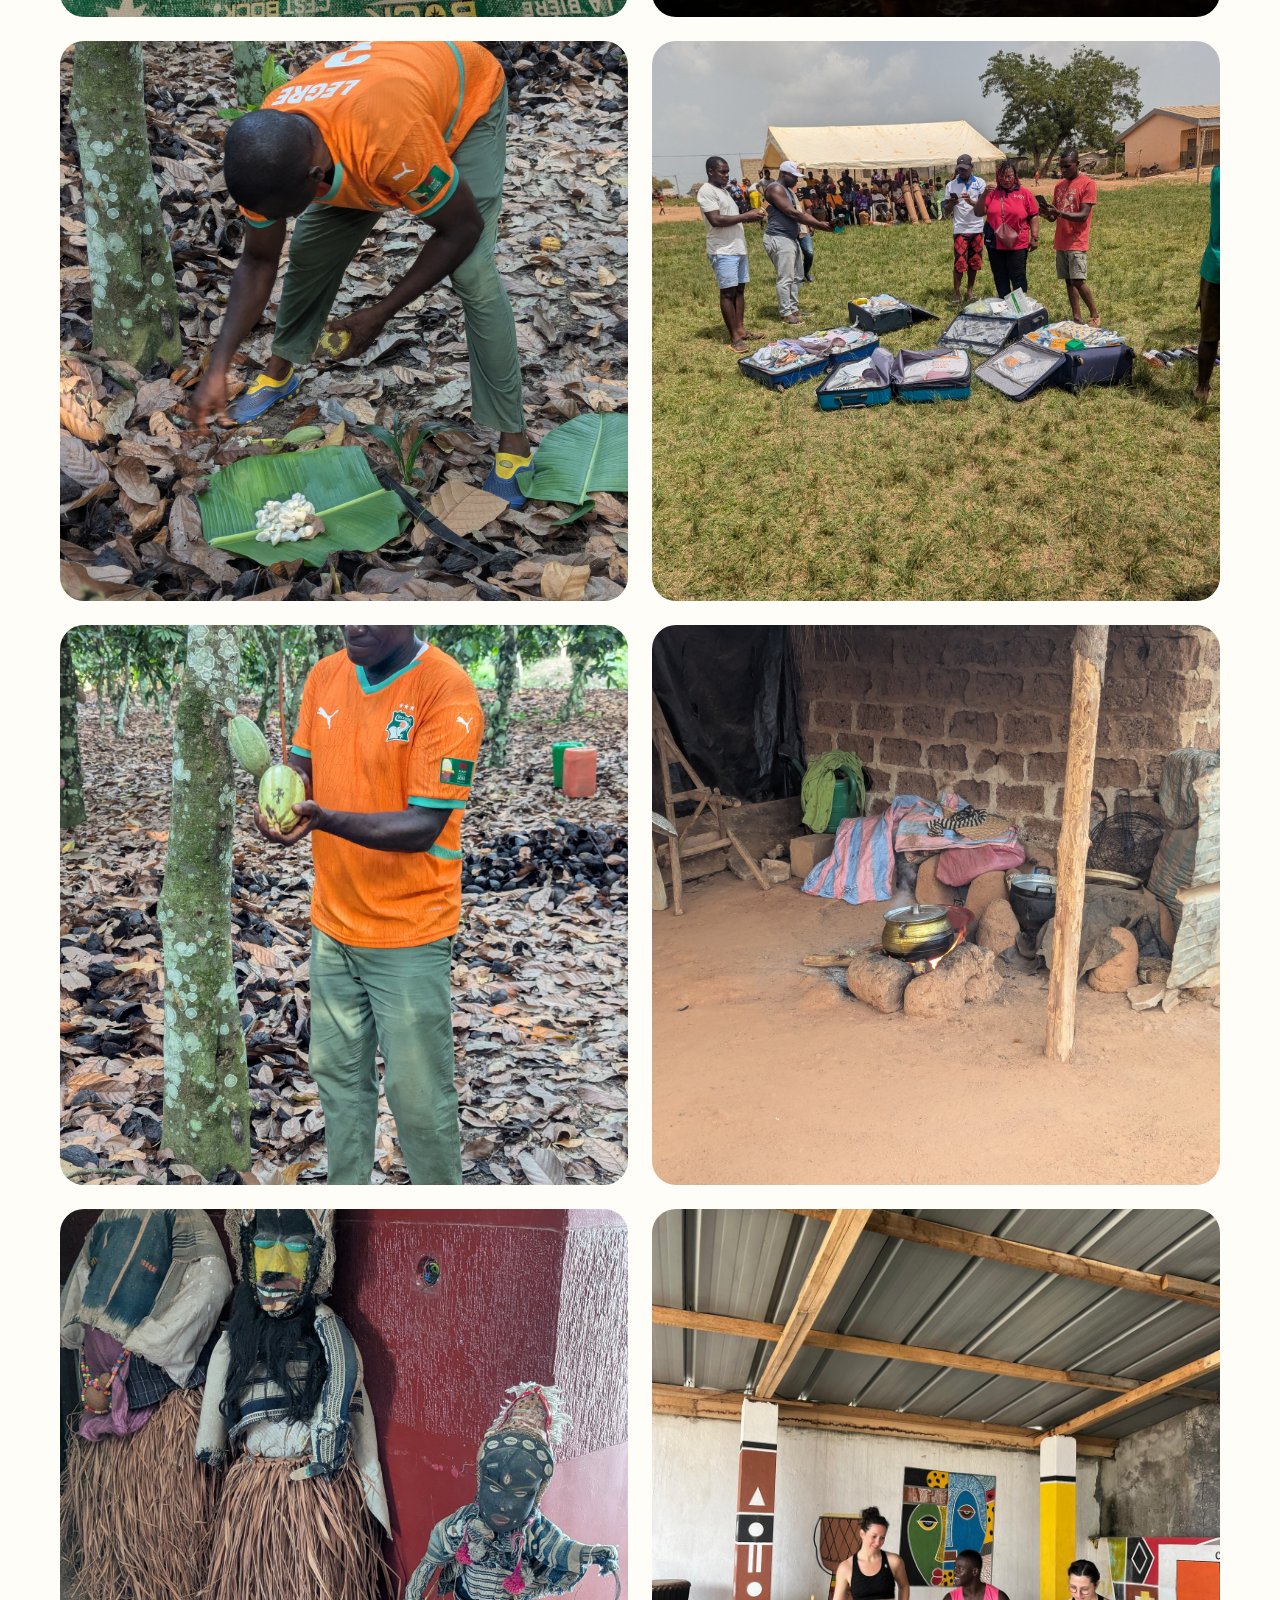
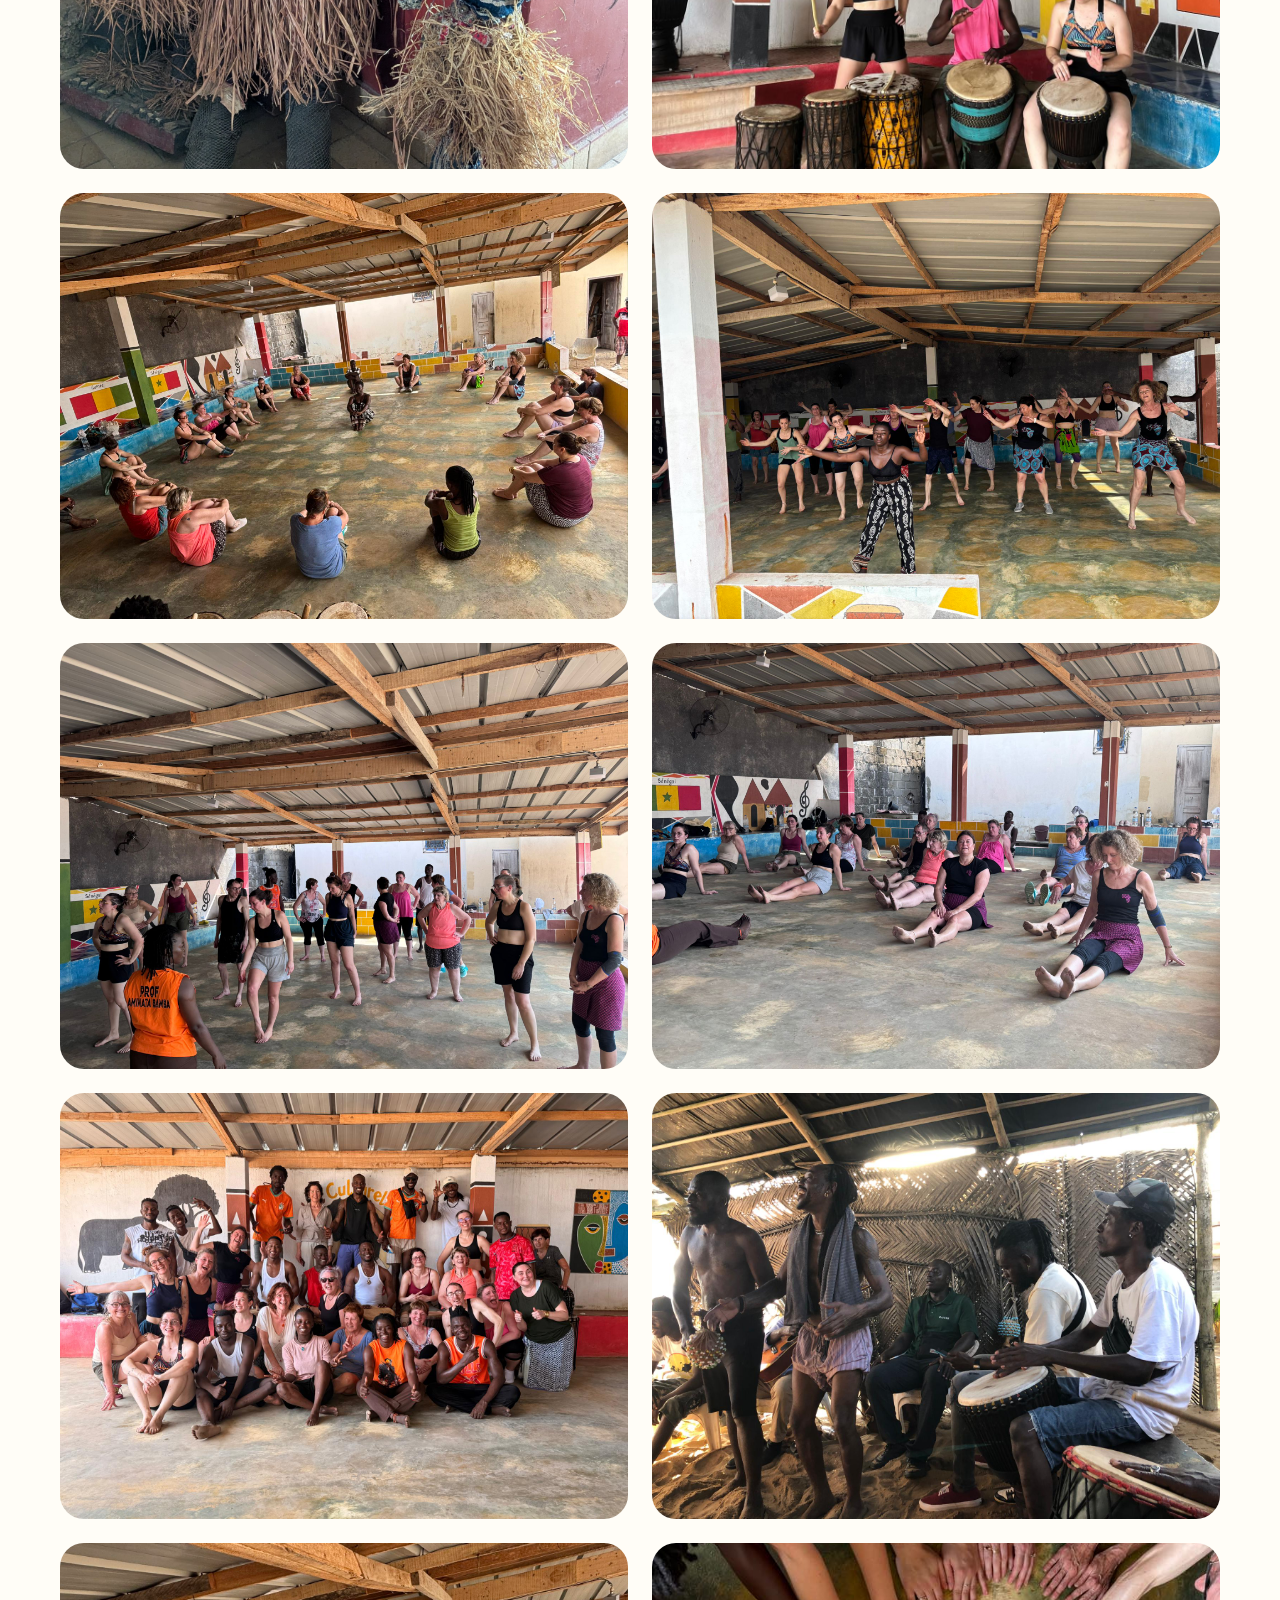
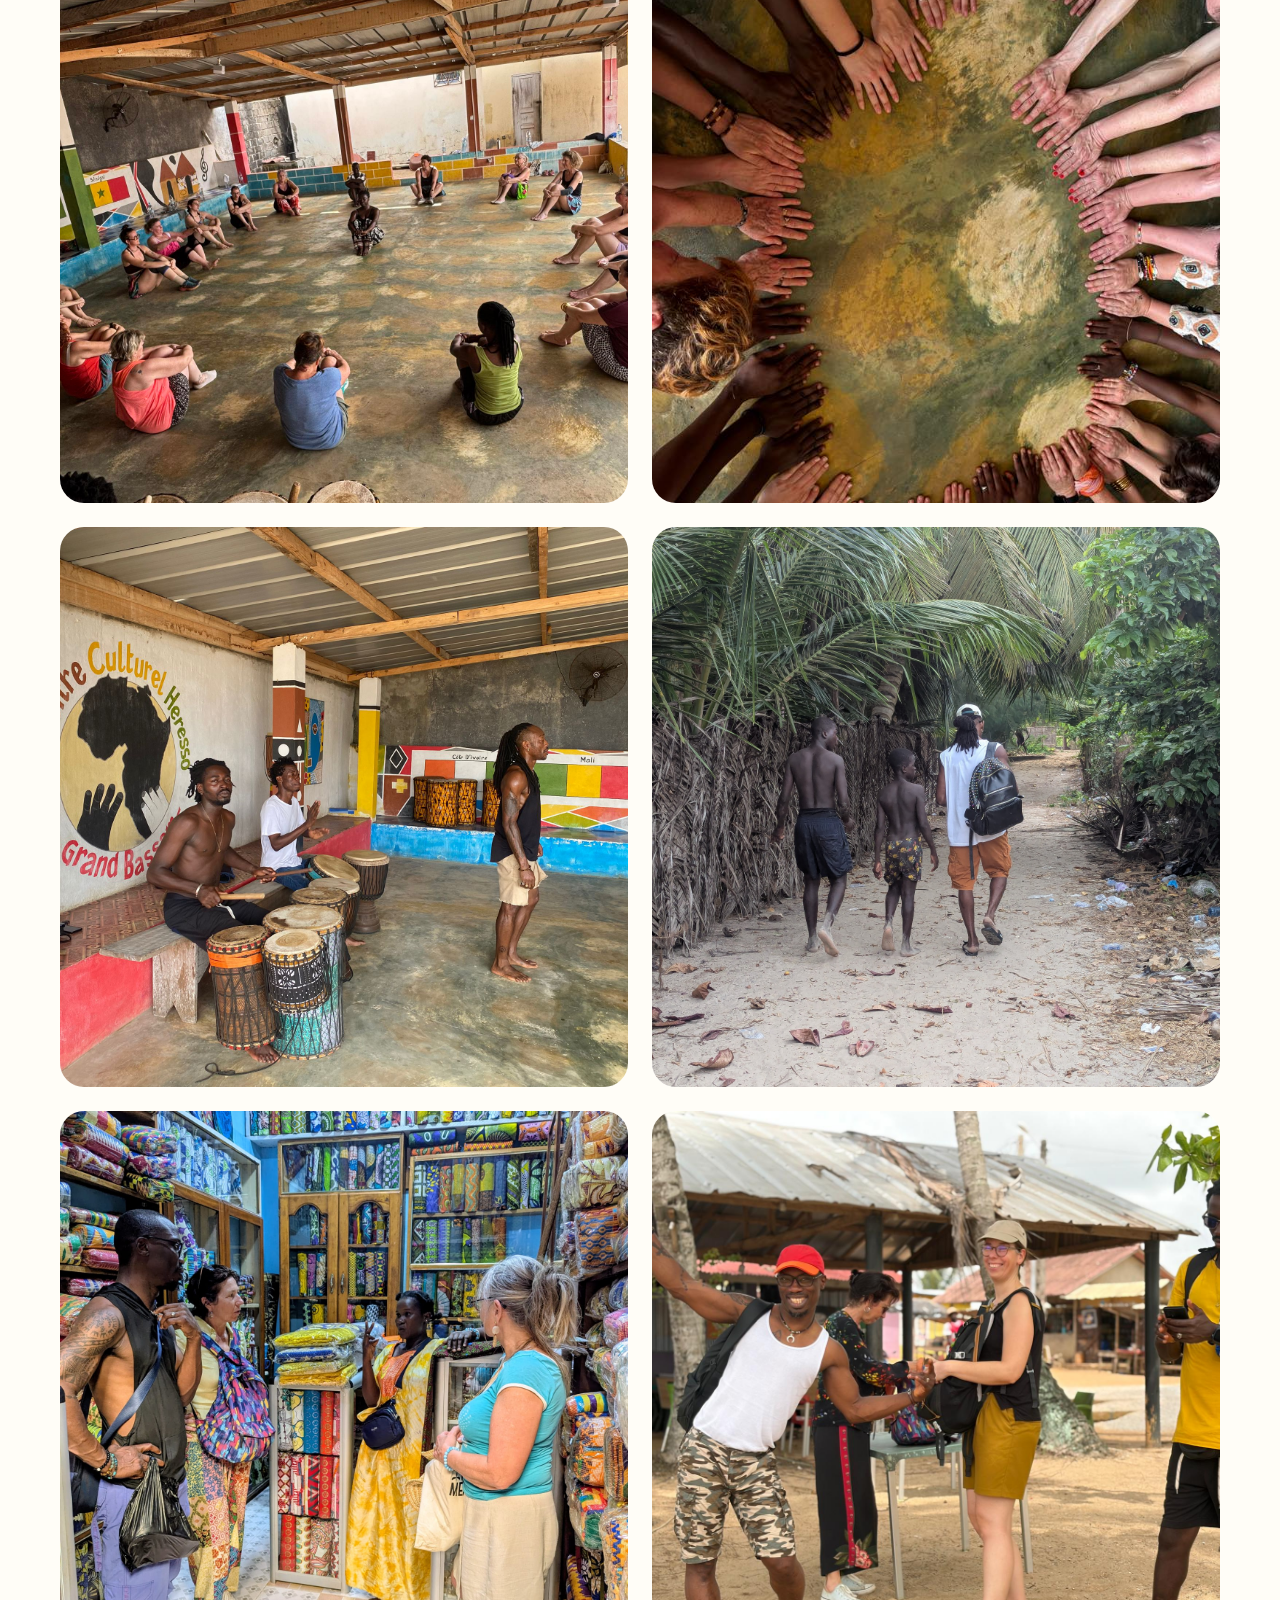
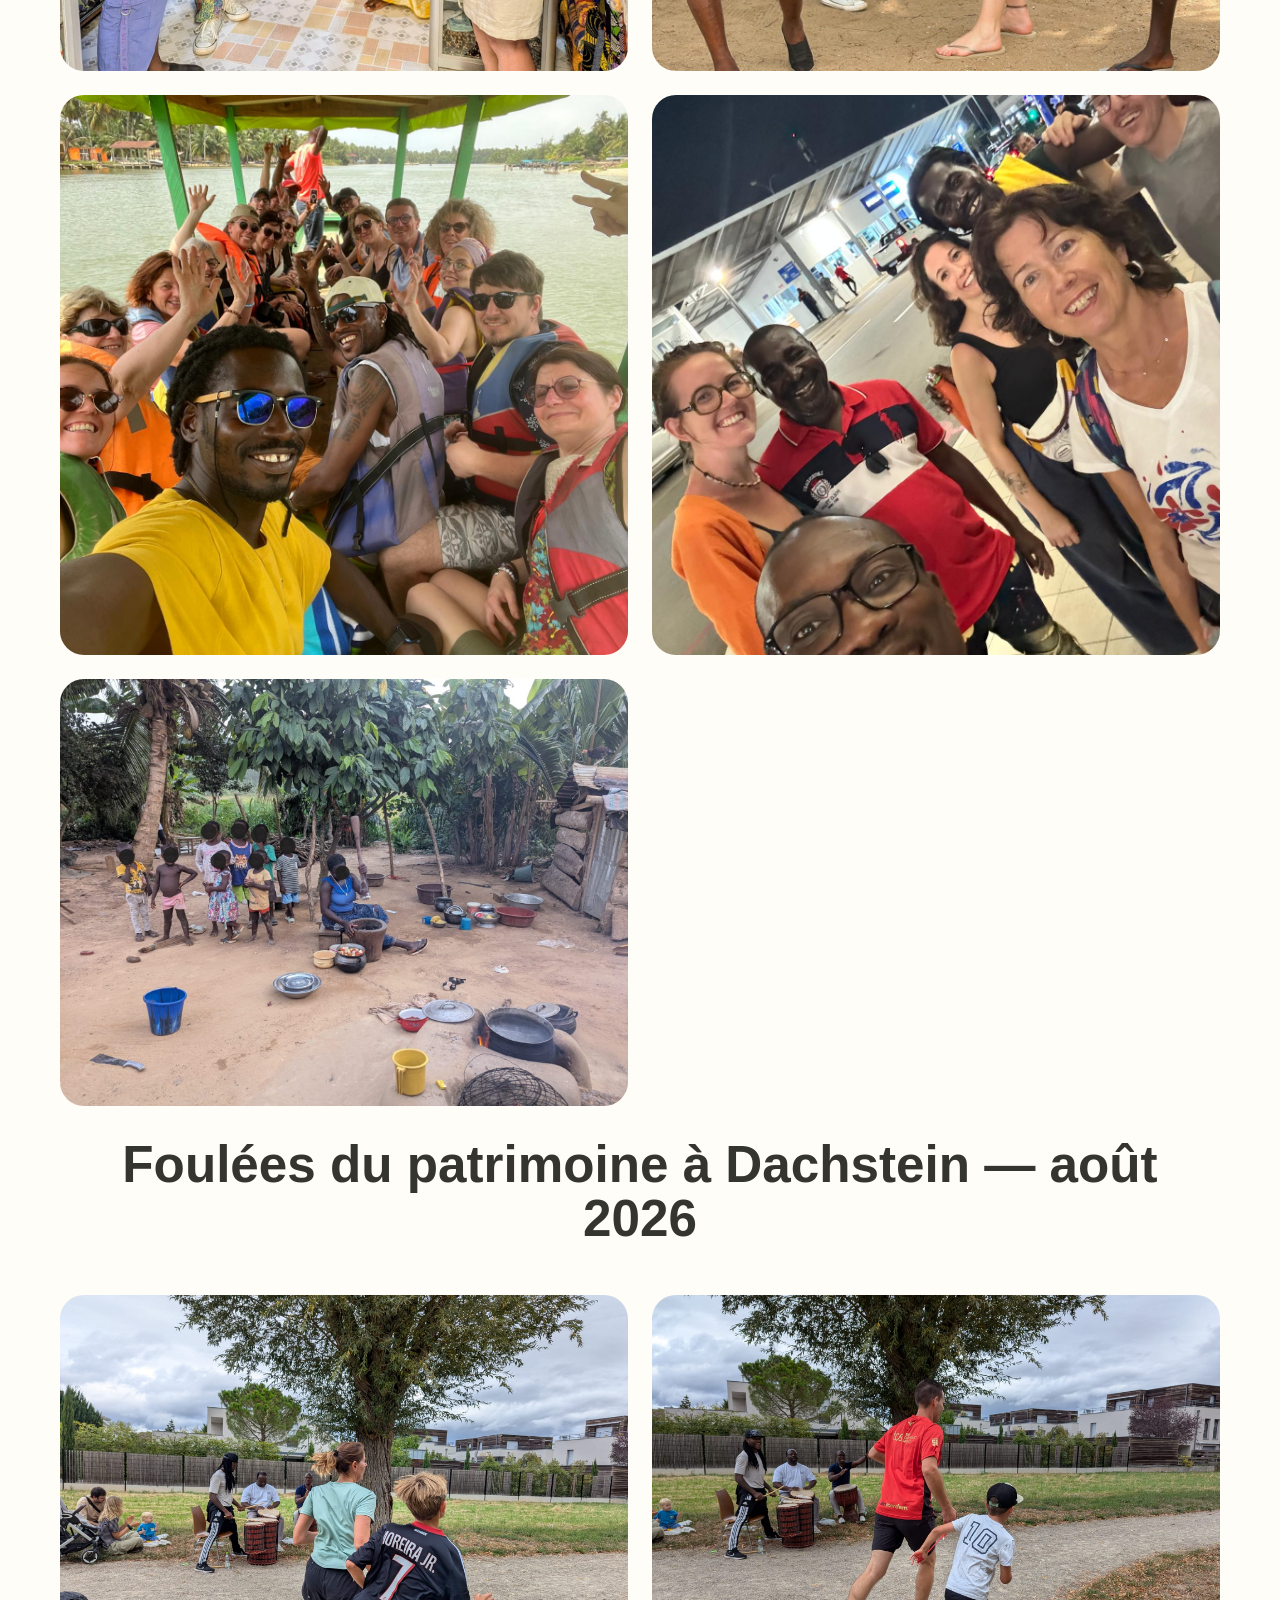
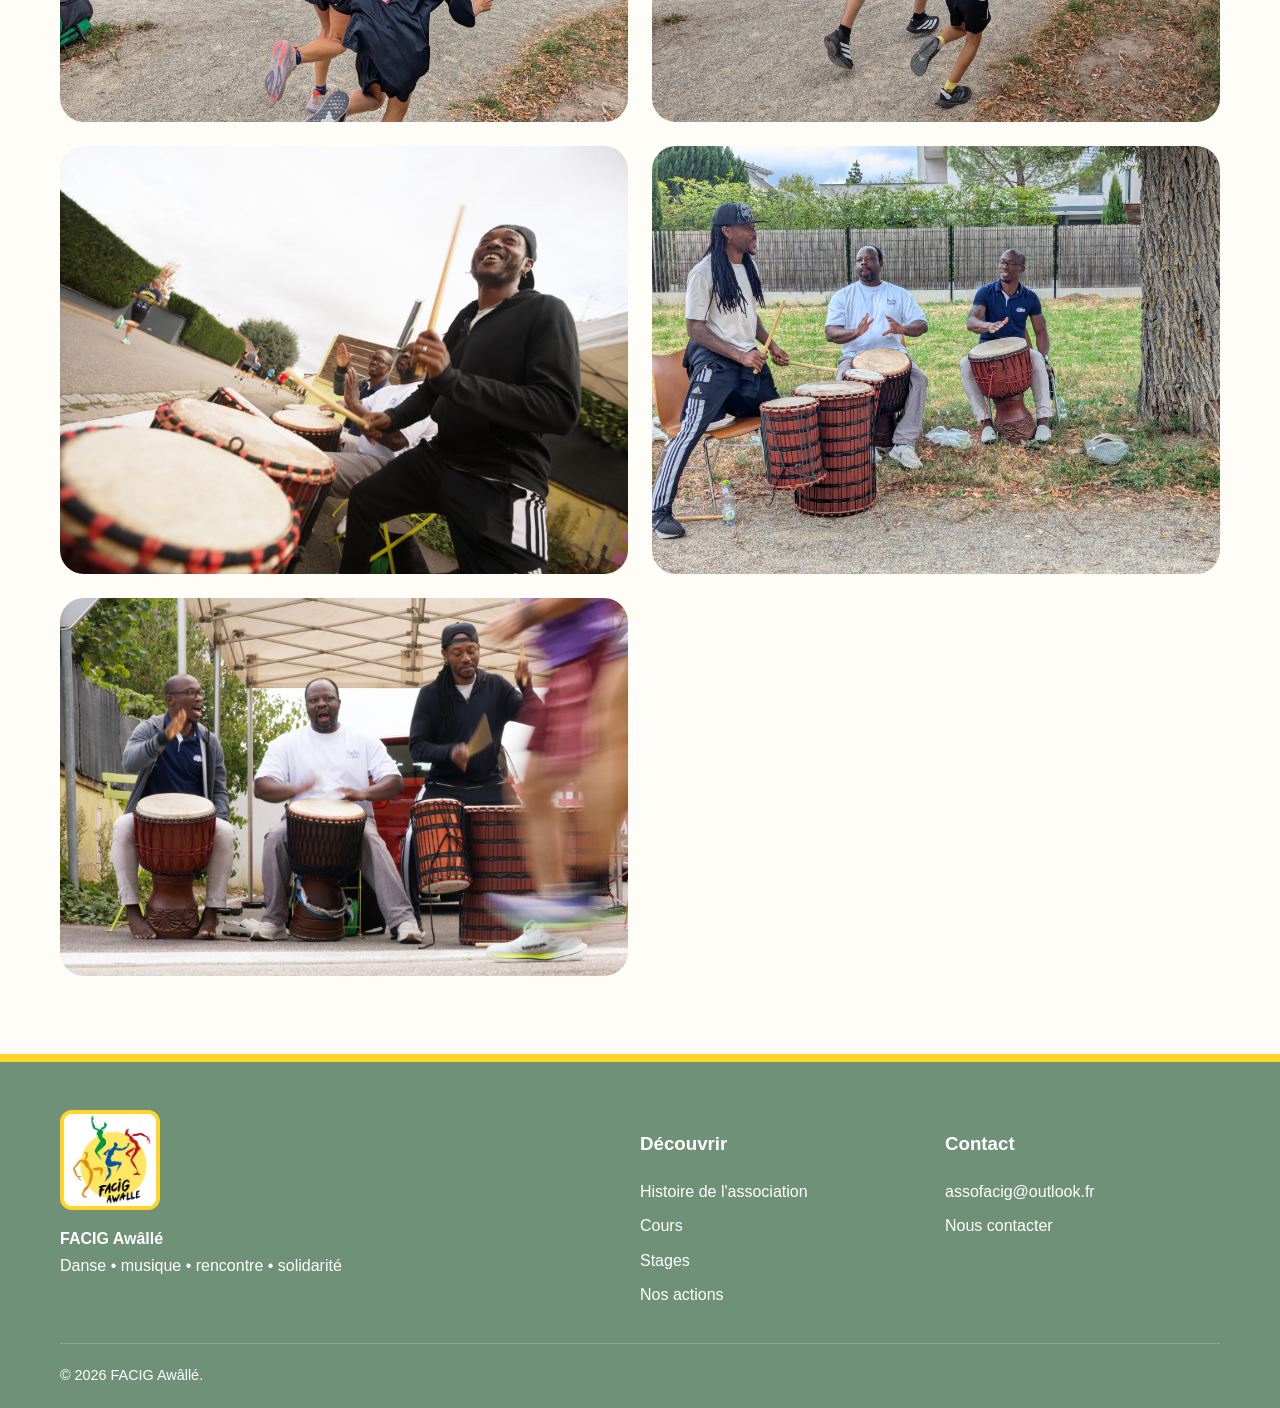
<file: galerie-2026.html>
<!DOCTYPE html>
<html lang="fr">

<head>
  <meta charset="UTF-8">
  <meta name="viewport" content="width=device-width,initial-scale=1">

  <title>Stage à Grand-Bassam – Février 2026 | FACIG Awâllé</title>

  <meta
    name="description"
    content="En images : stage FACIG Awâllé à Grand-Bassam en février 2026, danse, musique, visites et séjour à Guéménédou."
  >

  <link rel="stylesheet" href="assets/css/style.css">

  <style>
    .bassam-gallery {
      display: grid;
      grid-template-columns: repeat(2, minmax(0, 1fr));
      gap: 24px;
    }

    .bassam-gallery figure {
      margin: 0;
      overflow: hidden;
      border-radius: 24px;
      background: #fff;
    }

    .bassam-gallery img {
      display: block;
      width: 100%;
      height: 100%;
      min-height: 320px;
      max-height: 560px;
      object-fit: cover;
    }

    @media (max-width: 800px) {
      .bassam-gallery {
        grid-template-columns: 1fr;
        gap: 18px;
      }

      .bassam-gallery img {
        min-height: 240px;
        max-height: none;
      }
    }
  </style>
</head>

<body>

<header class="site-header">
  <div class="container nav">

    <a class="brand" href="index.html">
      <img src="assets/images/logo-facig.jpg" alt="Logo FACIG Awâllé">
      <span>FACIG AWÂLLÉ</span>
    </a>

    <button
      class="menu-toggle"
      aria-expanded="false"
      aria-label="Ouvrir le menu"
    >
      ☰
    </button>

    <nav class="nav-links" aria-label="Navigation principale">
      <a href="index.html">Accueil</a>
      <a href="association.html">Histoire de l'association</a>
      <a href="guemenedou.html">Nos actions</a>
      <a href="cours.html">Cours à Rosheim</a>
      <a href="stages.html">Stages & animations</a>
      <a href="souvenirs.html">Souvenirs en images</a>
      <a href="contact.html">Contact</a>
      <a class="nav-cta" href="soutenir.html">Soutenir</a>
    </nav>

  </div>
</header>


<main>

  <section class="page-hero">
    <div class="container">

      <span class="eyebrow">Carnet en images</span>

     <h1>2026 — Voyage en Côte d'Ivoire & événements</h1>


      <p class="lead gallery-intro">
        Danse, musique, visites et séjour à Guéménédou pour rencontrer
        les villageois et y déposer les dons apportés par l'association.
      </p>

    </div>
  </section>

        <section class="section">
    <div class="container">

      <div class="bassam-gallery">

        <h2 style="grid-column:1/-1;text-align:center;margin:8px 0 25px;">Voyage à Grand-Bassam & Guéménédou — Février 2026</h2>

        <figure>
          <img src="assets/images/stage-lagune.jpg"
               alt="Découverte de la lagune pendant le séjour en Côte d’Ivoire">
        </figure>

        <figure>
          <img src="assets/images/stage-route.jpg"
               alt="En route vers Guéménédou">
        </figure>

        <figure>
          <img src="assets/images/stage-plage.jpg"
               alt="Plage de Grand-Bassam">
        </figure>

        <figure>
          <img src="assets/images/stage-repas.jpg"
               alt="Plat local découvert pendant le voyage">
        </figure>

        <figure>
          <img src="assets/images/stage-veillee.jpg"
               alt="Veillée sur la plage de Grand-Bassam">
        </figure>

        <figure>
          <img src="assets/images/stage-lagune.jpg"
               alt="Découverte de la lagune pendant le séjour en Côte d’Ivoire">
        </figure>

        <figure>
          <img src="assets/images/stage-route.jpg"
               alt="En route vers Guéménédou">
        </figure>

        <figure>
          <img src="assets/images/stage-plage.jpg"
               alt="Plage de Grand-Bassam">
        </figure>

        <figure>
          <img src="assets/images/stage-repas.jpg"
               alt="Plat local découvert pendant le voyage">
        </figure>

        <figure>
          <img src="assets/images/stage-veillee.jpg"
               alt="Veillée sur la plage de Grand-Bassam">
        </figure>

        <figure>
          <img src="assets/images/stage-cacao.jpg"
               alt="Découverte du cacao à Guéménédou">
        </figure>

        <figure>
          <img src="assets/images/bassam-2026-01.jpg" alt="Voyage à Grand-Bassam 2026">
        </figure>

        <figure>
          <img src="assets/images/bassam-2026-02.jpg" alt="Voyage à Grand-Bassam 2026">
        </figure>

        <figure>
          <img src="assets/images/bassam-2026-03.jpg" alt="Voyage à Grand-Bassam 2026">
        </figure>

        <figure>
          <img src="assets/images/bassam-2026-04.jpg" alt="Voyage à Grand-Bassam 2026">
        </figure>

        <figure>
          <img src="assets/images/bassam-2026-05.jpg" alt="Voyage à Grand-Bassam 2026">
        </figure>

        <figure>
          <img src="assets/images/bassam-2026-06.jpg" alt="Voyage à Grand-Bassam 2026">
        </figure>

        <figure>
          <img src="assets/images/bassam-2026-07.jpg" alt="Voyage à Grand-Bassam 2026">
        </figure>

        <figure>
          <img src="assets/images/bassam-2026-08.jpg" alt="Voyage à Grand-Bassam 2026">
        </figure>

        <figure>
          <img src="assets/images/bassam-2026-09.jpg" alt="Voyage à Grand-Bassam 2026">
        </figure>

        <figure>
          <img src="assets/images/bassam-2026-11.jpg" alt="Voyage à Grand-Bassam 2026">
        </figure>

        <figure>
          <img src="assets/images/bassam-2026-12.jpg" alt="Voyage à Grand-Bassam 2026">
        </figure>

        <figure>
          <img src="assets/images/bassam-2026-13.jpg" alt="Voyage à Grand-Bassam 2026">
        </figure>

        <figure>
          <img src="assets/images/bassam-2026-15.jpg" alt="Voyage à Grand-Bassam 2026">
        </figure>

        <figure>
          <img src="assets/images/bassam-2026-16.jpg" alt="Voyage à Grand-Bassam 2026">
        </figure>

        <figure>
          <img src="assets/images/bassam-2026-18.jpg" alt="Voyage à Grand-Bassam 2026">
        </figure>

        <figure ><img src="assets/images/à Bassam au marché - flouter juste la dame en jaune, la vendeuse.jpg" alt="Marché à Grand-Bassam"></figure>
<figure ><img src="assets/images/IMG-20260218-WA0057.jpg" alt="Voyage à Grand-Bassam 2026"></figure>
<figure ><img src="assets/images/IMG-20260218-WA0127.jpg" alt="Voyage à Grand-Bassam 2026"></figure>
<figure ><img src="assets/images/IMG-20260228-WA0020.jpg" alt="Voyage à Grand-Bassam 2026"></figure>
<figure><img src="assets/images/stage-village.jpg" alt="Vie quotidienne à Guéménédou pendant le voyage 2026"></figure>
       
<h2 style="grid-column:1/-1;text-align:center;margin:8px 0 25px;">Foulées du patrimoine à Dachstein — août 2026</h2>
<figure><img src="assets/images/foulées du patrimoine - course enfants 2026 -.jpg" alt="Course enfants aux Foulées du patrimoine 2026"></figure>
<figure><img src="assets/images/foulées du patrimoine - course enfants 2026.jpg" alt="Course enfants aux Foulées du patrimoine 2026"></figure>
<figure><img src="assets/images/foulées du patrimoine - cyrille 2026+.jpg" alt="Cyrille aux Foulées du patrimoine 2026"></figure>
<figure><img src="assets/images/Foulées du patrimoine - les musiciens.jpg" alt="Musiciens aux Foulées du patrimoine 2026"></figure>
<figure><img src="assets/images/foulées du patrimoine les musiciens 2026.jpg" alt="Musiciens aux Foulées du patrimoine 2026"></figure>
      </div>

    </div>
  </section>

</main>


<footer class="site-footer">

  <div class="container">

    <div class="footer-grid">

      <div>
        <img class="footer-logo"
             src="assets/images/logo-facig.jpg"
             alt="">

        <p>
          <strong>FACIG Awâllé</strong><br>
          Danse • musique • rencontre • solidarité
        </p>
      </div>

      <div>
        <h3>Découvrir</h3>

        <div class="footer-links">
          <a href="association.html">Histoire de l'association</a>
          <a href="cours.html">Cours</a>
          <a href="stages.html">Stages</a>
          <a href="guemenedou.html">Nos actions</a>
        </div>
      </div>

      <div>
        <h3>Contact</h3>

        <div class="footer-links">
          <a href="mailto:assofacig@outlook.fr">
            assofacig@outlook.fr
          </a>

          <a href="contact.html">
            Nous contacter
          </a>
        </div>
      </div>

    </div>

    <div class="footer-bottom">
      © 2026 FACIG Awâllé.
    </div>

  </div>

</footer>

<script src="assets/js/site.js"></script>

</body>
</html>
</file>
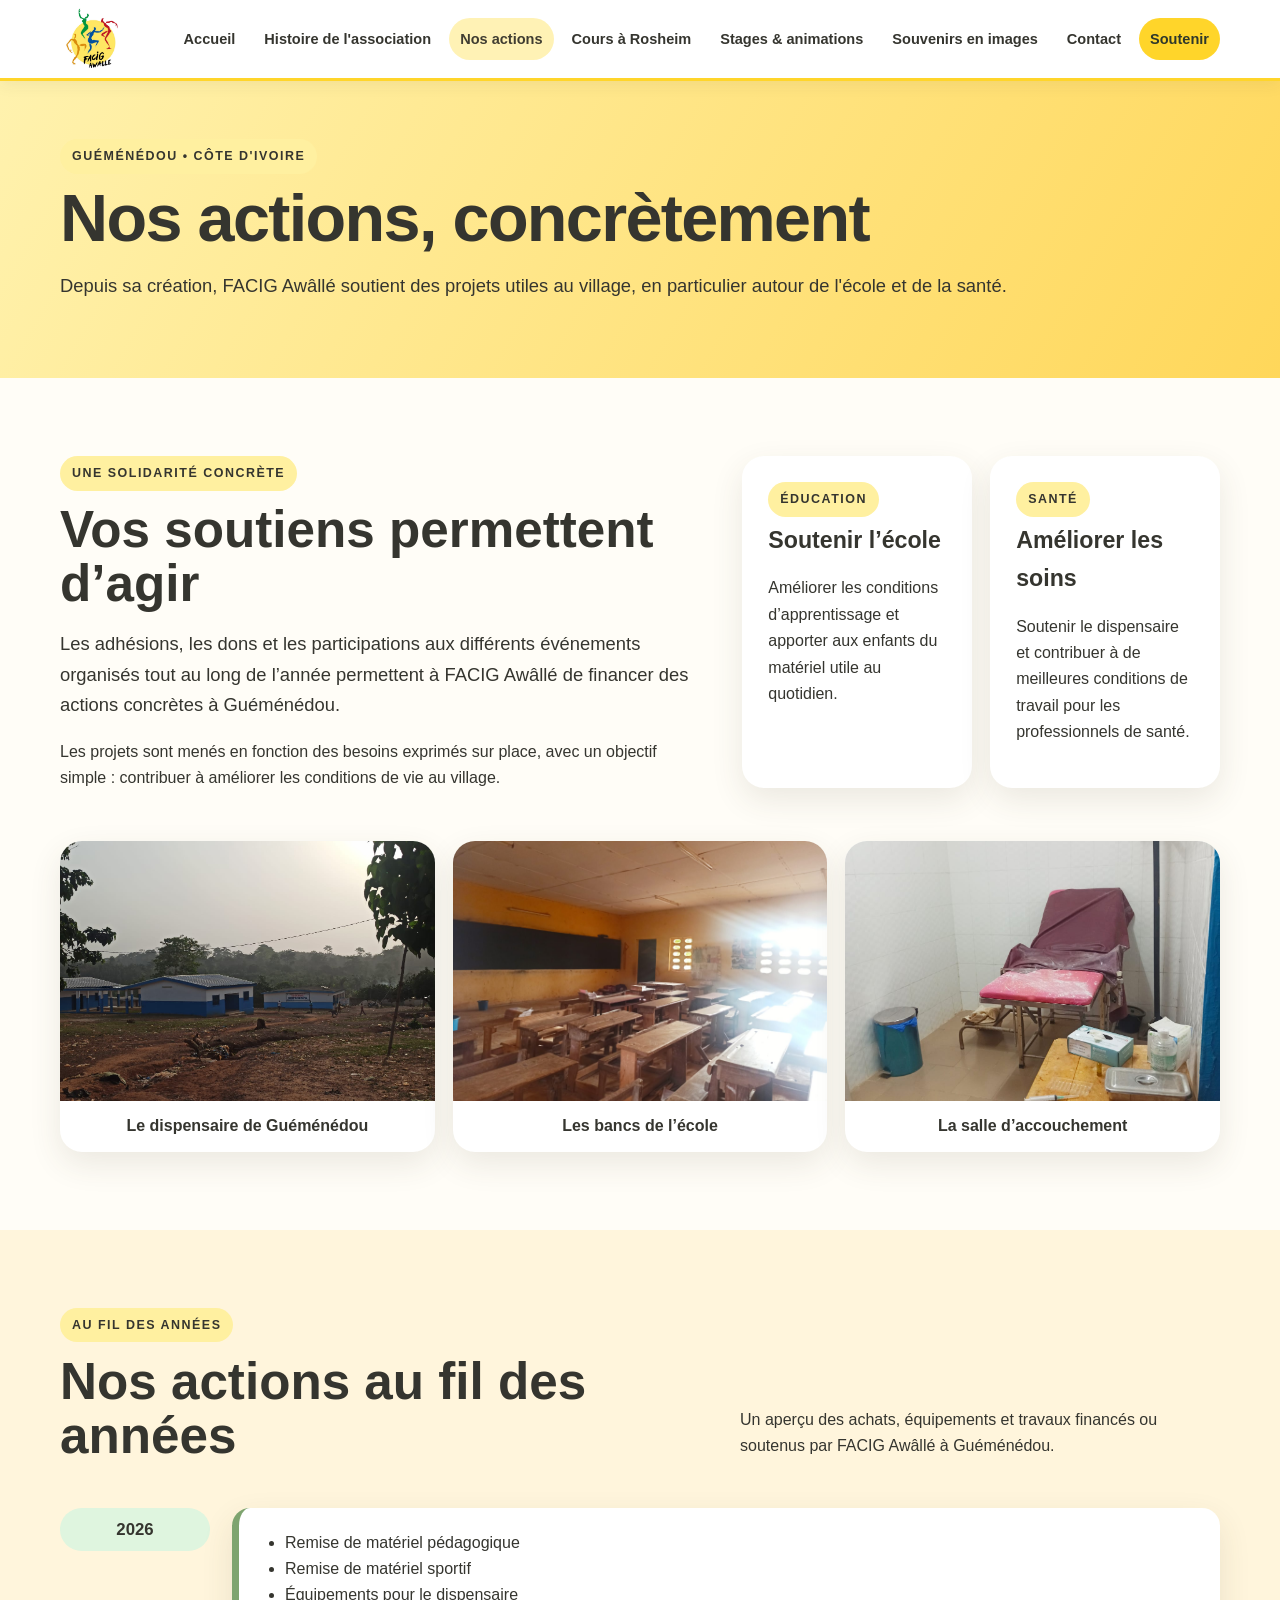
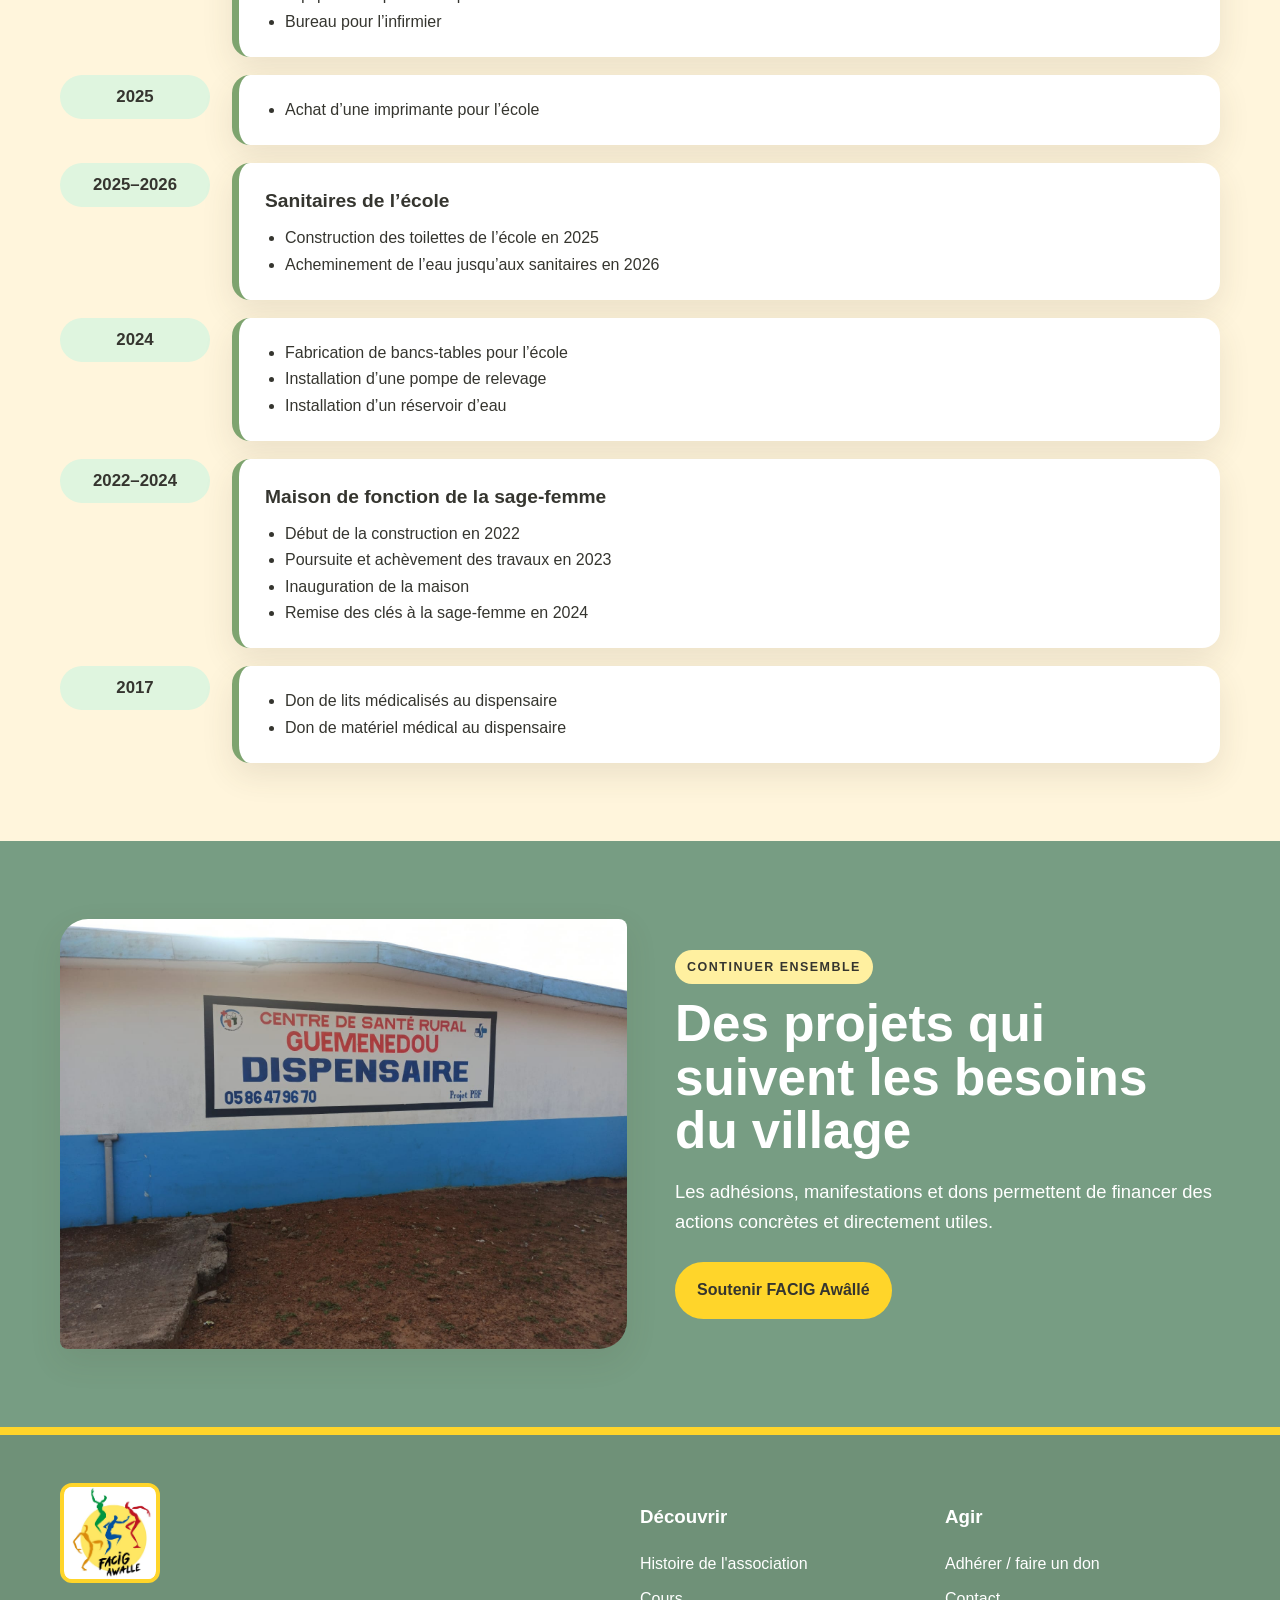
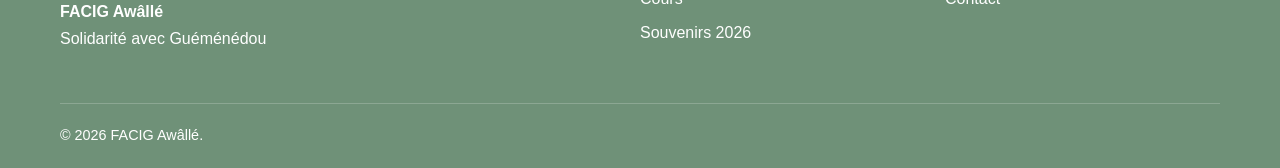
<file: guemenedou.html>
<!DOCTYPE html>
<html lang="fr">
<head>
  <meta charset="UTF-8">
  <meta name="viewport" content="width=device-width,initial-scale=1">
  <title>Nos actions à Guéménédou | FACIG Awâllé</title>
  <meta name="description" content="Découvrez les actions concrètes de FACIG Awâllé à Guéménédou en Côte d'Ivoire : école, santé, équipements et projets financés au fil des années.">
  <link rel="stylesheet" href="assets/css/style.css">

  <style>
    .actions-intro-grid{
      display:grid;
      grid-template-columns:1.15fr .85fr;
      gap:36px;
      align-items:start;
    }

    .actions-pillars{
      display:grid;
      grid-template-columns:1fr 1fr;
      gap:18px;
    }

    .pillar-card{
      background:#fff;
      border-radius:22px;
      padding:26px;
      box-shadow:var(--shadow);
    }

    .pillar-card h3{
      margin:.2em 0 .4em;
      font-size:1.45rem;
    }

    .actions-photos{
      display:grid;
      grid-template-columns:repeat(3,1fr);
      gap:18px;
      margin-top:34px;
    }

    .actions-photos figure{
      margin:0;
      overflow:hidden;
      border-radius:22px;
      background:#fff;
      box-shadow:var(--shadow);
    }

    .actions-photos img{
      width:100%;
      height:260px;
      object-fit:cover;
    }

    .actions-photos figcaption{
      padding:12px 16px;
      font-weight:800;
      text-align:center;
    }

    .timeline-list{
      display:grid;
      gap:18px;
      margin-top:28px;
    }

    .timeline-item{
      display:grid;
      grid-template-columns:150px 1fr;
      gap:22px;
      align-items:start;
    }

    .timeline-year{
      background:#dff5df;
      border-radius:999px;
      padding:8px 14px;
      text-align:center;
      font-weight:900;
      font-size:1.05rem;
    }

    .timeline-card{
      background:#fff;
      border-radius:18px;
      padding:22px 26px;
      box-shadow:var(--shadow);
      border-left:7px solid var(--green);
    }

    .timeline-card h3{
      margin:0 0 8px;
      font-size:1.2rem;
    }

    .timeline-card ul{
      margin:0;
      padding-left:20px;
    }

    @media(max-width:800px){
      .actions-intro-grid{
        grid-template-columns:1fr;
      }

      .actions-pillars{
        grid-template-columns:1fr;
      }

      .actions-photos{
        grid-template-columns:1fr;
      }

      .actions-photos img{
        height:auto;
        max-height:420px;
      }

      .timeline-item{
        grid-template-columns:1fr;
        gap:10px;
      }

      .timeline-year{
        width:max-content;
      }
    }
  </style>
</head>

<body>

<header class="site-header">
  <div class="container nav">

    <a class="brand" href="index.html">
      <img src="assets/images/logo-facig.jpg" alt="Logo FACIG Awâllé">
      <span>FACIG AWÂLLÉ</span>
    </a>

    <button class="menu-toggle" aria-expanded="false" aria-label="Ouvrir le menu">☰</button>

    <nav class="nav-links" aria-label="Navigation principale">
      <a href="index.html">Accueil</a>
      <a href="association.html">Histoire de l'association</a>
      <a aria-current="page" href="guemenedou.html">Nos actions</a>
      <a href="cours.html">Cours à Rosheim</a>
      <a href="stages.html">Stages & animations</a>
      <a href="souvenirs.html">Souvenirs en images</a>
      <a href="contact.html">Contact</a>
      <a class="nav-cta" href="soutenir.html">Soutenir</a>
    </nav>

  </div>
</header>

<main>

  <section class="page-hero">
    <div class="container">
      <span class="eyebrow">Guéménédou • Côte d'Ivoire</span>
      <h1>Nos actions, concrètement</h1>
      <p class="lead">Depuis sa création, FACIG Awâllé soutient des projets utiles au village, en particulier autour de l'école et de la santé.</p>
    </div>
  </section>

  <section class="section">
    <div class="container">

      <div class="actions-intro-grid">

        <div>
          <span class="eyebrow">Une solidarité concrète</span>
          <h2>Vos soutiens permettent d’agir</h2>

          <p class="lead">
            Les adhésions, les dons et les participations aux différents événements organisés tout au long de l’année permettent à FACIG Awâllé de financer des actions concrètes à Guéménédou.
          </p>

          <p>
            Les projets sont menés en fonction des besoins exprimés sur place, avec un objectif simple : contribuer à améliorer les conditions de vie au village.
          </p>
        </div>

        <div class="actions-pillars">

          <article class="pillar-card">
            <span class="eyebrow">Éducation</span>
            <h3>Soutenir l’école</h3>
            <p>Améliorer les conditions d’apprentissage et apporter aux enfants du matériel utile au quotidien.</p>
          </article>

          <article class="pillar-card">
            <span class="eyebrow">Santé</span>
            <h3>Améliorer les soins</h3>
            <p>Soutenir le dispensaire et contribuer à de meilleures conditions de travail pour les professionnels de santé.</p>
          </article>

        </div>

      </div>

      <div class="actions-photos">

        <figure>
          <img src="assets/images/dispensaire-vue.jpg" alt="Dispensaire de Guéménédou">
          <figcaption>Le dispensaire de Guéménédou</figcaption>
        </figure>

        <figure>
          <img src="assets/images/bancs-ecole.jpg" alt="Bancs scolaires de l’école de Guéménédou">
          <figcaption>Les bancs de l’école</figcaption>
        </figure>

        <figure>
          <img src="assets/images/sage-femme.jpg" alt="Salle de travail de la sage-femme à Guéménédou">
          <figcaption>La salle d’accouchement</figcaption>
        </figure>

      </div>

    </div>
  </section>

  <section class="section section-soft">
    <div class="container">

      <div class="section-head">
        <div>
          <span class="eyebrow">Au fil des années</span>
          <h2>Nos actions au fil des années</h2>
        </div>
        <p>Un aperçu des achats, équipements et travaux financés ou soutenus par FACIG Awâllé à Guéménédou.</p>
      </div>

      <div class="timeline-list">

        <div class="timeline-item">
          <div class="timeline-year">2026</div>
          <div class="timeline-card">
            <ul>
              <li>Remise de matériel pédagogique</li>
              <li>Remise de matériel sportif</li>
              <li>Équipements pour le dispensaire</li>
              <li>Bureau pour l’infirmier</li>
            </ul>
          </div>
        </div>

        <div class="timeline-item">
          <div class="timeline-year">2025</div>
          <div class="timeline-card">
            <ul>
              <li>Achat d’une imprimante pour l’école</li>
            </ul>
          </div>
        </div>

        <div class="timeline-item">
          <div class="timeline-year">2025–2026</div>
          <div class="timeline-card">
            <h3>Sanitaires de l’école</h3>
            <ul>
              <li>Construction des toilettes de l’école en 2025</li>
              <li>Acheminement de l’eau jusqu’aux sanitaires en 2026</li>
            </ul>
          </div>
        </div>

        <div class="timeline-item">
          <div class="timeline-year">2024</div>
          <div class="timeline-card">
            <ul>
              <li>Fabrication de bancs-tables pour l’école</li>
              <li>Installation d’une pompe de relevage</li>
              <li>Installation d’un réservoir d’eau</li>
            </ul>
          </div>
        </div>

        <div class="timeline-item">
          <div class="timeline-year">2022–2024</div>
          <div class="timeline-card">
            <h3>Maison de fonction de la sage-femme</h3>
            <ul>
              <li>Début de la construction en 2022</li>
              <li>Poursuite et achèvement des travaux en 2023</li>
              <li>Inauguration de la maison</li>
              <li>Remise des clés à la sage-femme en 2024</li>
            </ul>
          </div>
        </div>

        <div class="timeline-item">
          <div class="timeline-year">2017</div>
          <div class="timeline-card">
            <ul>
              <li>Don de lits médicalisés au dispensaire</li>
              <li>Don de matériel médical au dispensaire</li>
            </ul>
          </div>
        </div>

      </div>

    </div>
  </section>

  <section class="section section-dark">
    <div class="container split">

      <div class="media">
        <img src="assets/images/dispensaire.jpg" alt="Centre de santé rural de Guéménédou">
      </div>

      <div>
        <span class="eyebrow">Continuer ensemble</span>
        <h2>Des projets qui suivent les besoins du village</h2>
        <p class="lead">Les adhésions, manifestations et dons permettent de financer des actions concrètes et directement utiles.</p>

        <div class="actions">
          <a class="btn btn-sun" href="soutenir.html">Soutenir FACIG Awâllé</a>
        </div>
      </div>

    </div>
  </section>

</main>

<footer class="site-footer">
  <div class="container">

    <div class="footer-grid">

      <div>
        <img class="footer-logo" src="assets/images/logo-facig.jpg" alt="">
        <p><strong>FACIG Awâllé</strong><br>Solidarité avec Guéménédou</p>
      </div>

      <div>
        <h3>Découvrir</h3>
        <div class="footer-links">
          <a href="association.html">Histoire de l'association</a>
          <a href="cours.html">Cours</a>
          <a href="galerie-2026.html">Souvenirs 2026</a>
        </div>
      </div>

      <div>
        <h3>Agir</h3>
        <div class="footer-links">
          <a href="soutenir.html">Adhérer / faire un don</a>
          <a href="contact.html">Contact</a>
        </div>
      </div>

    </div>

    <div class="footer-bottom">© 2026 FACIG Awâllé.</div>

  </div>
</footer>

<script src="assets/js/site.js"></script>

</body>
</html>
</file>
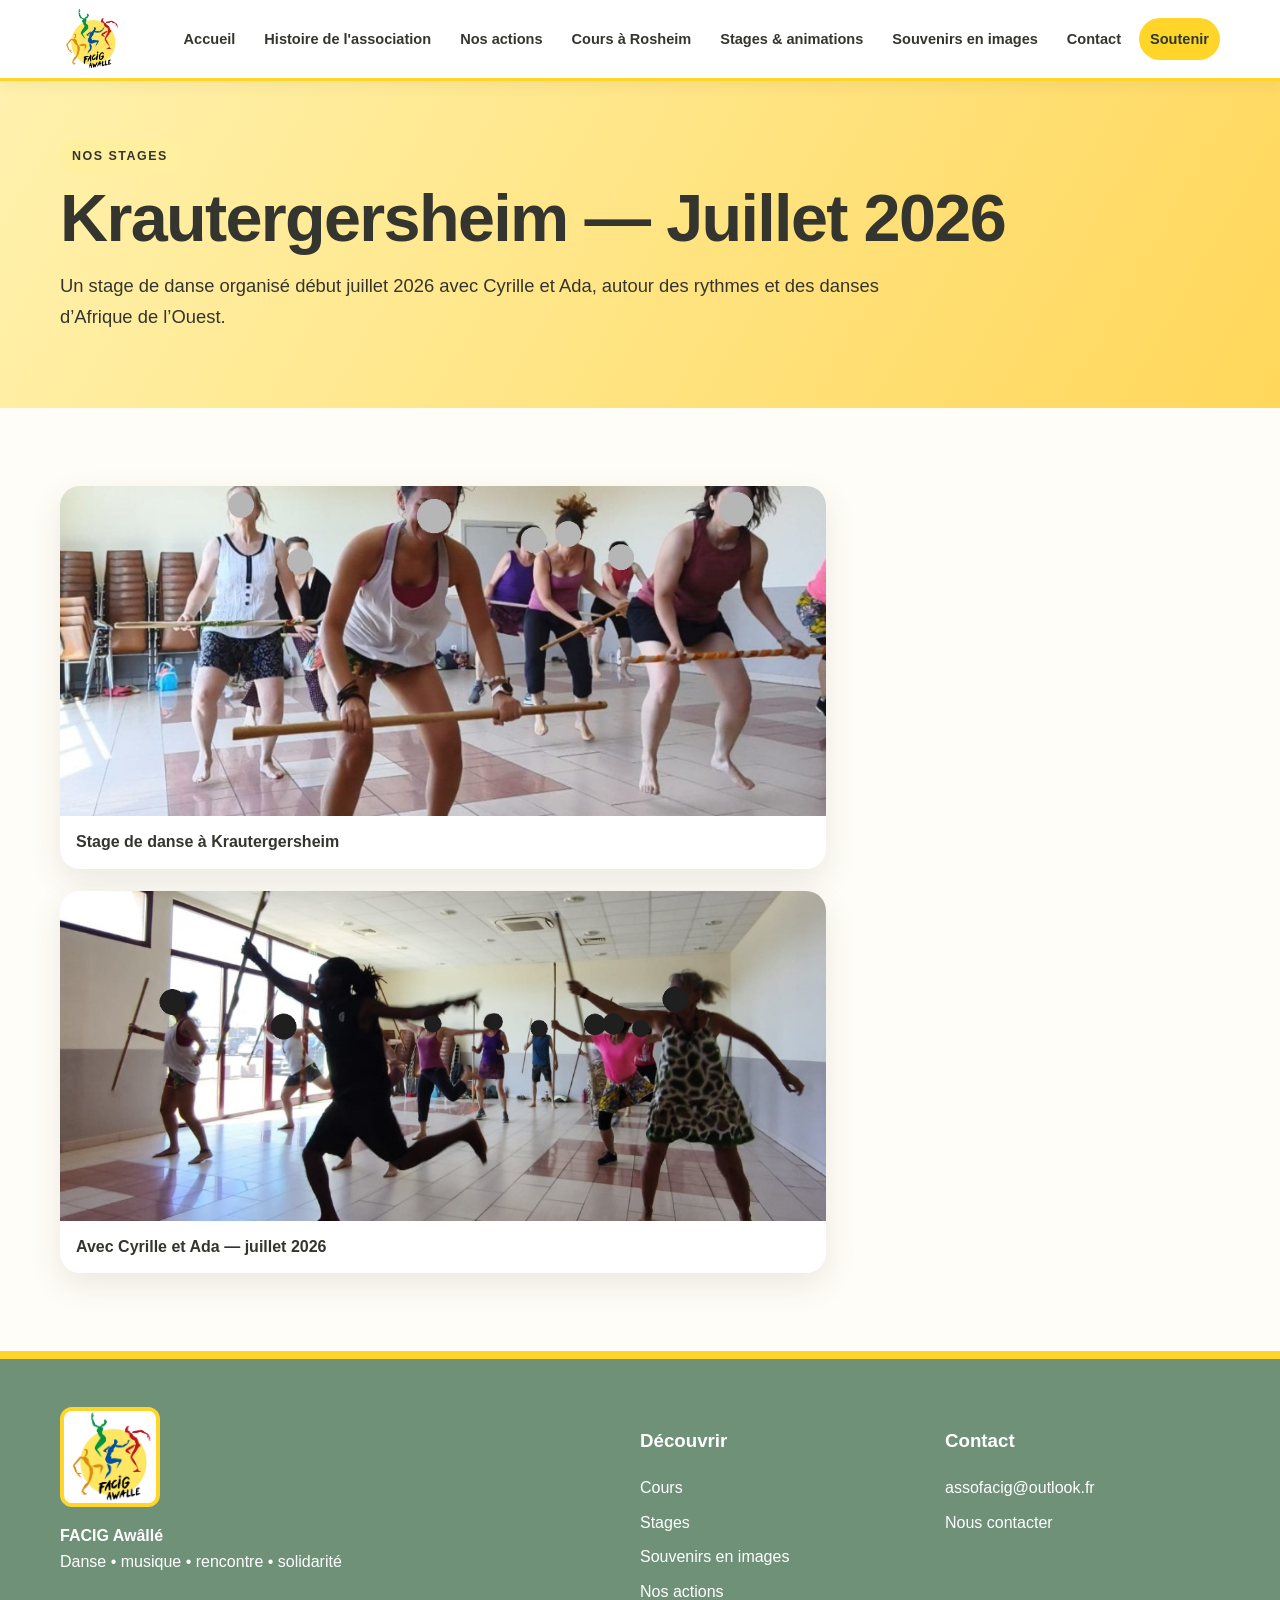
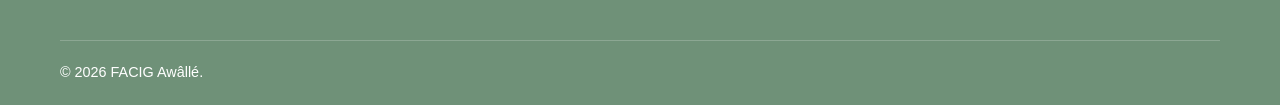
<file: krautergersheim-2026.html>
<!DOCTYPE html><html lang="fr"><head><meta charset="UTF-8"><meta name="viewport" content="width=device-width,initial-scale=1"><title>Stage à Krautergersheim – Juillet 2026 | FACIG Awâllé</title><meta name="description" content="En images : stage FACIG Awâllé à Krautergersheim début juillet 2026 avec Cyrille et Ada."><link rel="stylesheet" href="assets/css/style.css"></head><body>
<header class="site-header"><div class="container nav"><a class="brand" href="index.html"><img src="assets/images/logo-facig.jpg" alt="Logo FACIG Awâllé"><span>FACIG AWÂLLÉ</span></a><button class="menu-toggle" aria-expanded="false" aria-label="Ouvrir le menu">☰</button><nav class="nav-links" aria-label="Navigation principale"><a href="index.html">Accueil</a><a href="association.html">Histoire de l'association</a><a href="guemenedou.html">Nos actions</a><a href="cours.html">Cours à Rosheim</a><a href="stages.html">Stages & animations</a><a href="souvenirs.html">Souvenirs en images</a><a href="contact.html">Contact</a><a class="nav-cta" href="soutenir.html">Soutenir</a></nav></div></header>
<main><section class="page-hero"><div class="container"><span class="eyebrow">Nos stages</span><h1>Krautergersheim — Juillet 2026</h1><p class="lead gallery-intro">Un stage de danse organisé début juillet 2026 avec Cyrille et Ada, autour des rythmes et des danses d’Afrique de l’Ouest.</p></div></section>
<section class="section"><div class="container"><div class="gallery-grid">
<figure class="gallery-item wide"><img src="assets/images/krautergersheim-juillet-2026-1.jpg" alt="Stage de danse FACIG à Krautergersheim en juillet 2026"><figcaption>Stage de danse à Krautergersheim</figcaption></figure>
<figure class="gallery-item wide"><img src="assets/images/krautergersheim-juillet-2026-2.jpg" alt="Stage de danse avec Cyrille et Ada à Krautergersheim"><figcaption>Avec Cyrille et Ada — juillet 2026</figcaption></figure>
</div></div></section></main>
<footer class="site-footer"><div class="container"><div class="footer-grid"><div><img class="footer-logo" src="assets/images/logo-facig.jpg" alt=""><p><strong>FACIG Awâllé</strong><br>Danse • musique • rencontre • solidarité</p></div><div><h3>Découvrir</h3><div class="footer-links"><a href="cours.html">Cours</a><a href="stages.html">Stages</a><a href="souvenirs.html">Souvenirs en images</a><a href="guemenedou.html">Nos actions</a></div></div><div><h3>Contact</h3><div class="footer-links"><a href="mailto:assofacig@outlook.fr">assofacig@outlook.fr</a><a href="contact.html">Nous contacter</a></div></div></div><div class="footer-bottom">© 2026 FACIG Awâllé.</div></div></footer><script src="assets/js/site.js"></script></body></html>
</file>
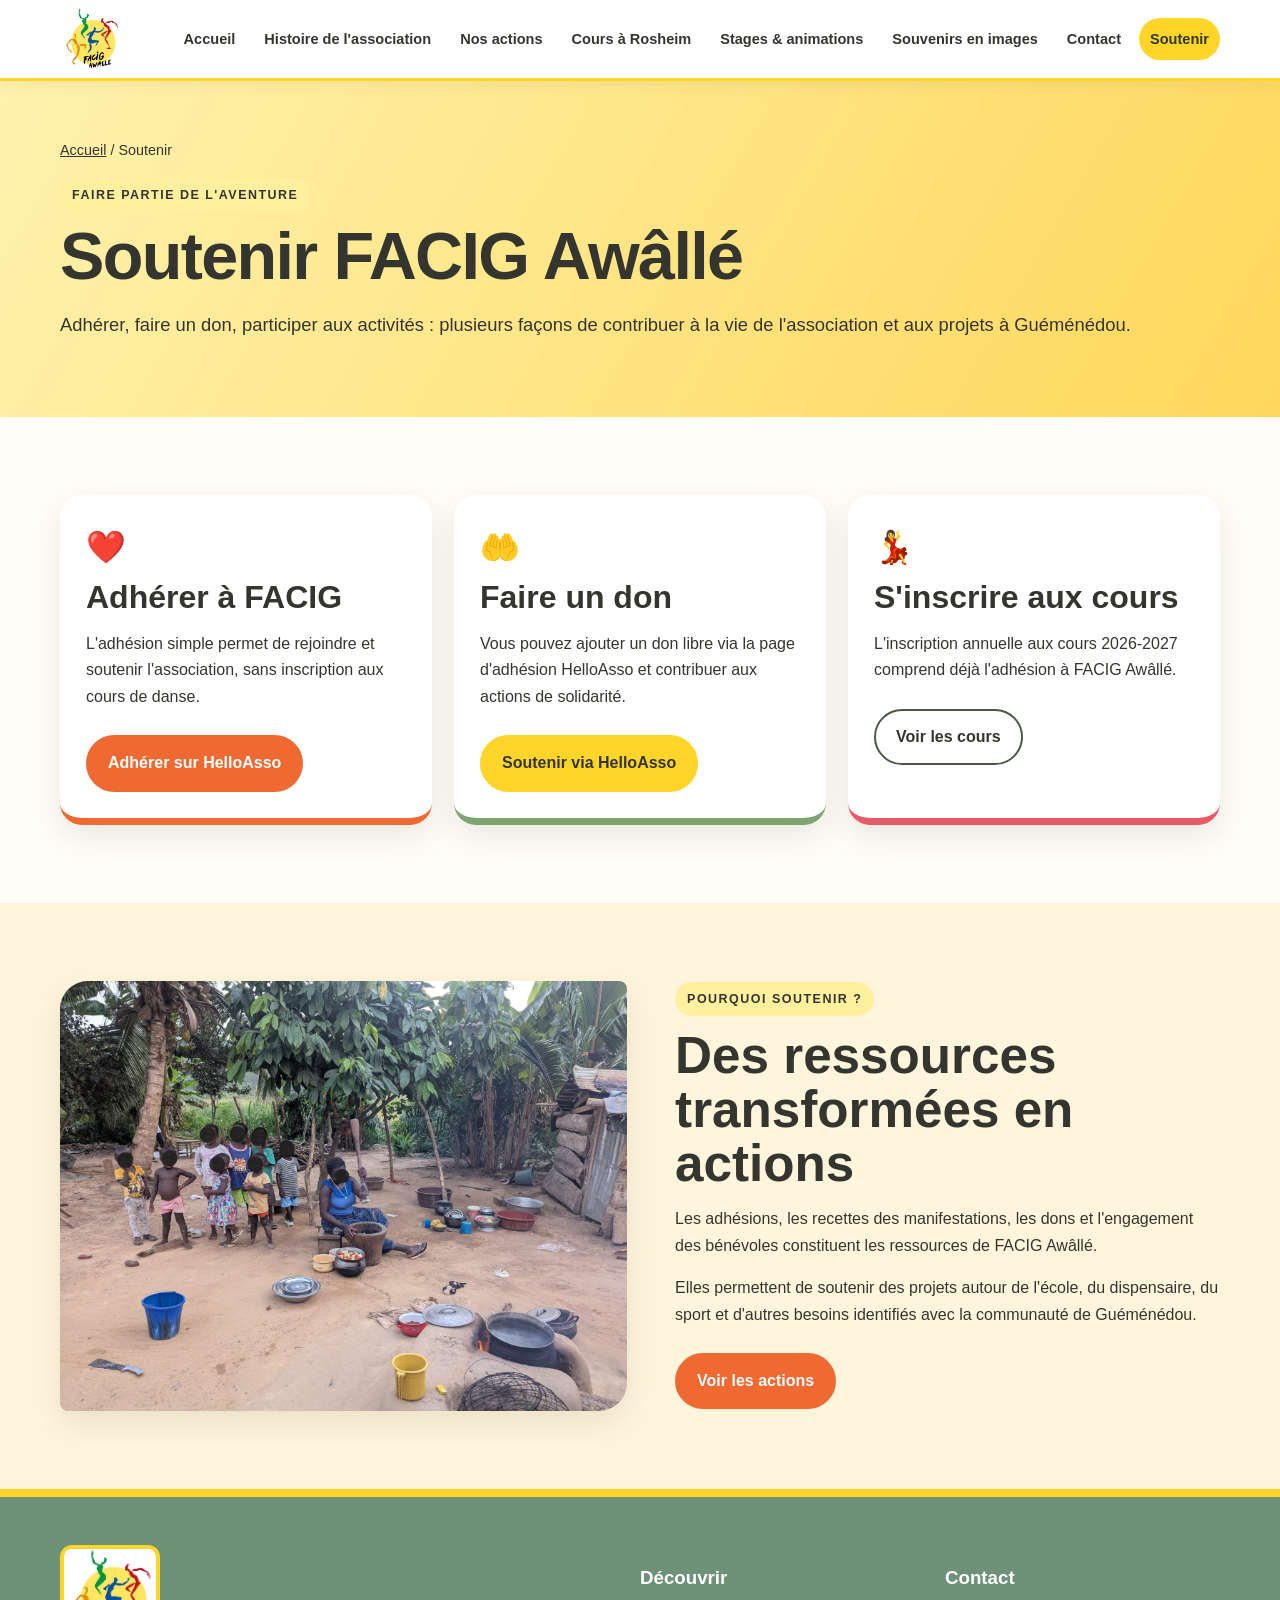
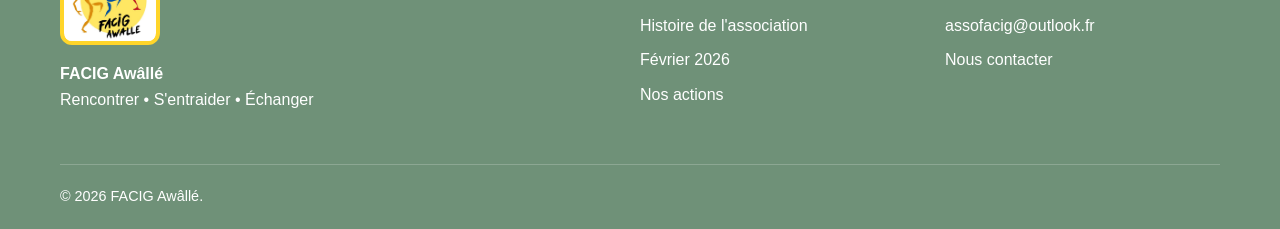
<file: soutenir.html>
<!DOCTYPE html><html lang="fr"><head><meta charset="UTF-8"><meta name="viewport" content="width=device-width, initial-scale=1.0"><title>Soutenir FACIG Awâllé | Adhésion et dons</title><meta name="description" content="Adhérez à FACIG Awâllé ou soutenez les actions solidaires menées avec Guéménédou. Adhésion et dons via HelloAsso."><link rel="stylesheet" href="assets/css/style.css"></head><body>
<header class="site-header"><div class="container nav"><a class="brand" href="index.html"><img src="assets/images/logo-facig.jpg" alt="Logo FACIG Awâllé"><span>FACIG AWÂLLÉ</span></a><button class="menu-toggle" aria-expanded="false" aria-label="Ouvrir le menu">☰</button><nav class="nav-links" aria-label="Navigation principale"><a href="index.html">Accueil</a><a href="association.html">Histoire de l'association</a><a href="guemenedou.html">Nos actions</a><a href="cours.html">Cours à Rosheim</a><a href="stages.html">Stages & animations</a><a href="souvenirs.html">Souvenirs en images</a><a href="contact.html">Contact</a><a aria-current="page" class="nav-cta" href="soutenir.html">Soutenir</a></nav></div></header>
<main><section class="page-hero"><div class="container"><div class="breadcrumb"><a href="index.html">Accueil</a> / Soutenir</div><span class="eyebrow">Faire partie de l'aventure</span><h1>Soutenir FACIG Awâllé</h1><p class="lead">Adhérer, faire un don, participer aux activités : plusieurs façons de contribuer à la vie de l'association et aux projets à Guéménédou.</p></div></section>
<section class="section"><div class="container"><div class="cards"><div class="card"><div class="icon">❤️</div><h2 style="font-size:2rem">Adhérer à FACIG</h2><p>L'adhésion simple permet de rejoindre et soutenir l'association, sans inscription aux cours de danse.</p><div class="actions"><a class="btn btn-primary" target="_blank" rel="noopener" href="https://www.helloasso.com/associations/facig/adhesions/adhesion-a-l-association-facig-awalle">Adhérer sur HelloAsso</a></div></div><div class="card"><div class="icon">🤲</div><h2 style="font-size:2rem">Faire un don</h2><p>Vous pouvez ajouter un don libre via la page d'adhésion HelloAsso et contribuer aux actions de solidarité.</p><div class="actions"><a class="btn btn-sun" target="_blank" rel="noopener" href="https://www.helloasso.com/associations/facig/adhesions/adhesion-a-l-association-facig-awalle">Soutenir via HelloAsso</a></div></div><div class="card"><div class="icon">💃</div><h2 style="font-size:2rem">S'inscrire aux cours</h2><p>L'inscription annuelle aux cours 2026-2027 comprend déjà l'adhésion à FACIG Awâllé.</p><div class="actions"><a class="btn btn-outline" href="cours.html">Voir les cours</a></div></div></div></div></section>
<section class="section section-soft"><div class="container split"><div class="media"><img src="assets/images/stage-village.jpg" alt="Rencontre à Guéménédou"></div><div><span class="eyebrow">Pourquoi soutenir ?</span><h2>Des ressources transformées en actions</h2><p>Les adhésions, les recettes des manifestations, les dons et l'engagement des bénévoles constituent les ressources de FACIG Awâllé.</p><p>Elles permettent de soutenir des projets autour de l'école, du dispensaire, du sport et d'autres besoins identifiés avec la communauté de Guéménédou.</p><div class="actions"><a class="btn btn-primary" href="guemenedou.html">Voir les actions</a></div></div></div></section></main>
<footer class="site-footer"><div class="container"><div class="footer-grid"><div><img class="footer-logo" src="assets/images/logo-facig.jpg" alt=""><p><strong>FACIG Awâllé</strong><br>Rencontrer • S'entraider • Échanger</p></div><div><h3>Découvrir</h3><div class="footer-links"><a href="association.html">Histoire de l'association</a><a href="galerie-2026.html">Février 2026</a><a href="guemenedou.html">Nos actions</a></div></div><div><h3>Contact</h3><div class="footer-links"><a href="mailto:assofacig@outlook.fr">assofacig@outlook.fr</a><a href="contact.html">Nous contacter</a></div></div></div><div class="footer-bottom">© 2026 FACIG Awâllé.</div></div></footer><script src="assets/js/site.js"></script></body></html>
</file>
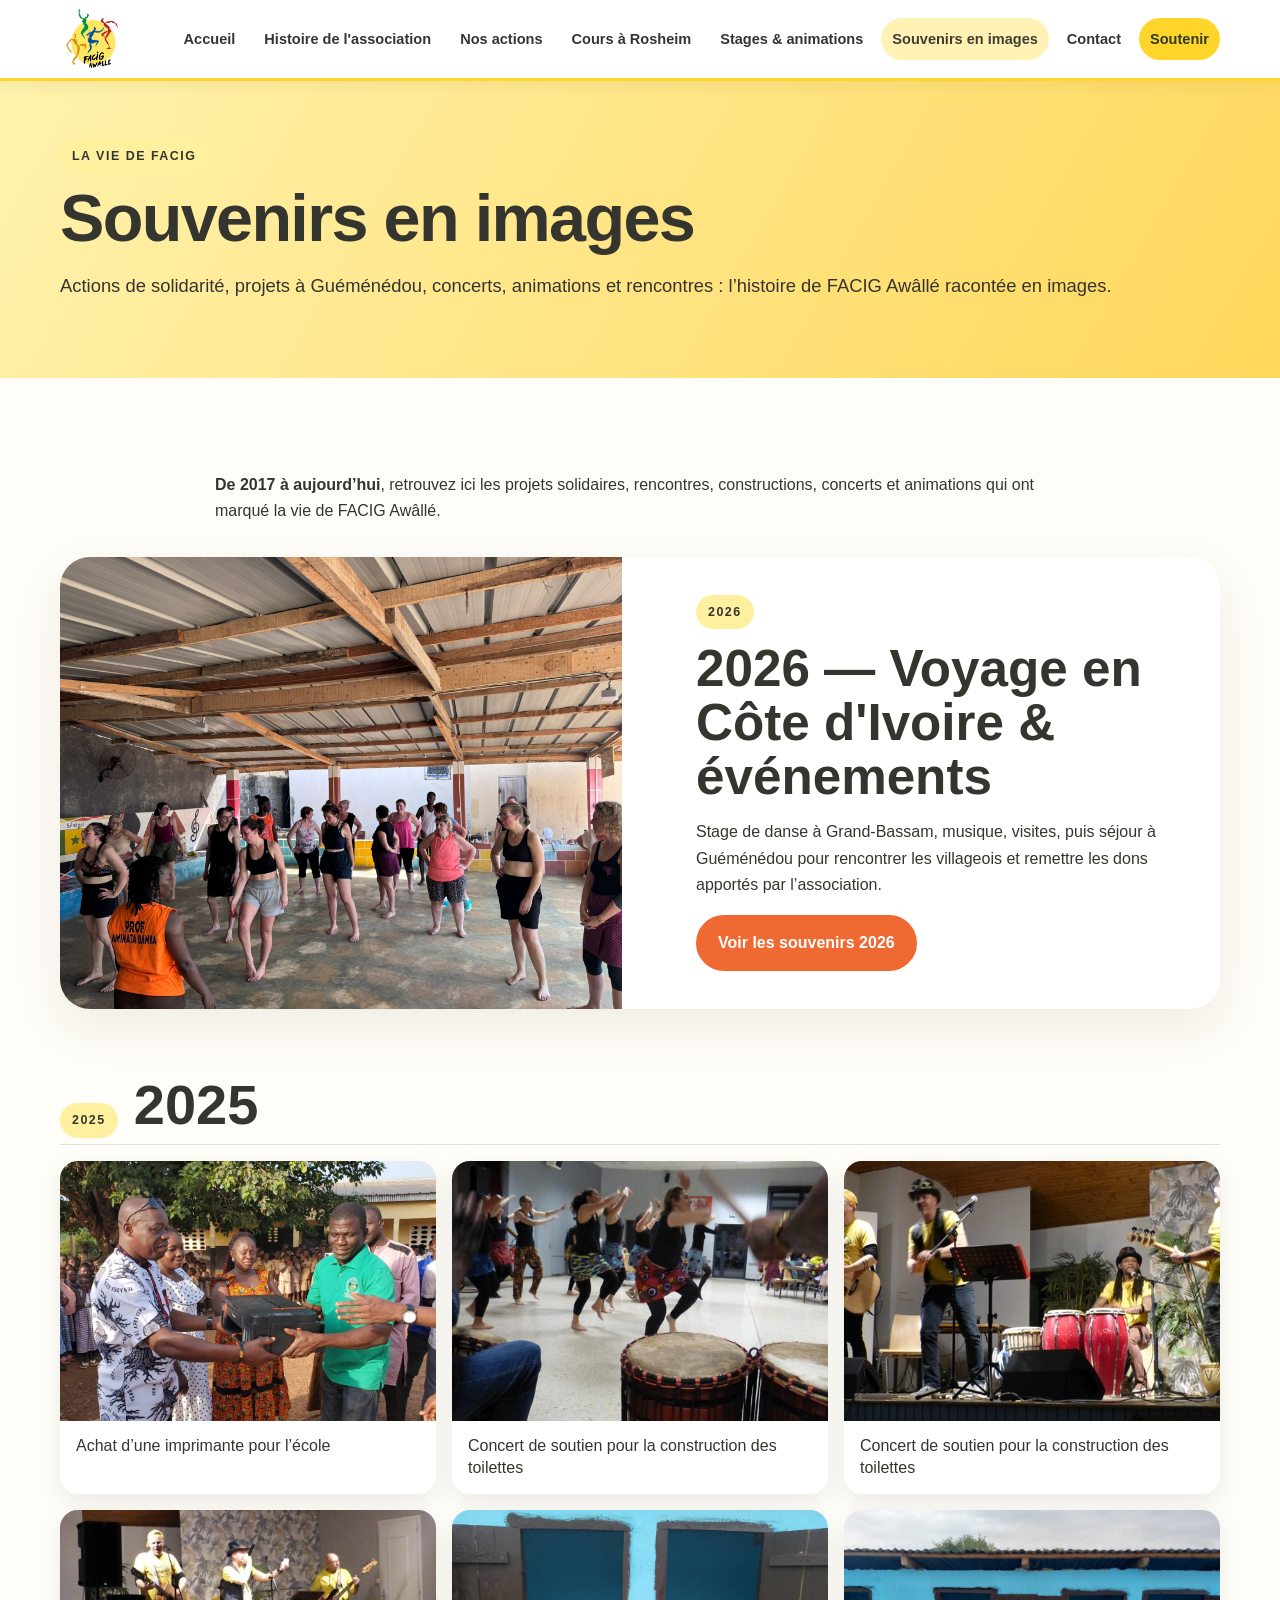
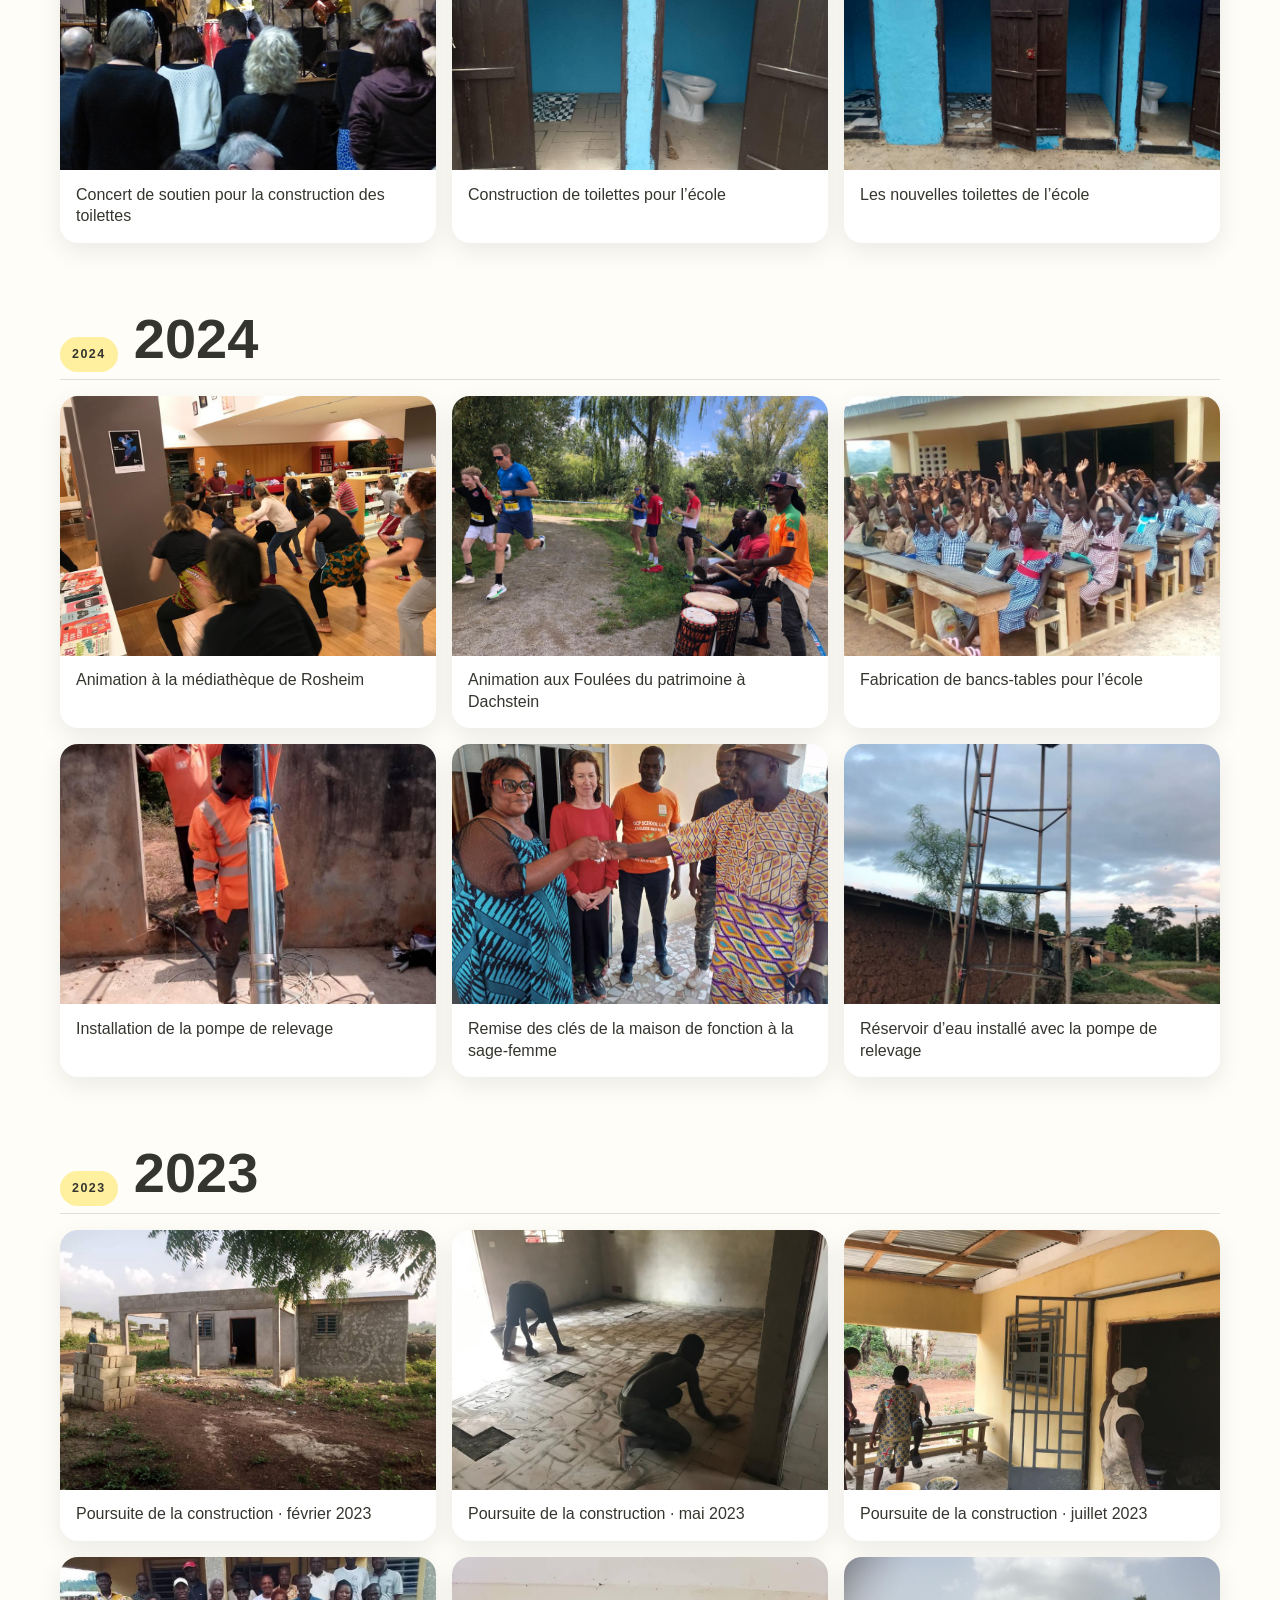
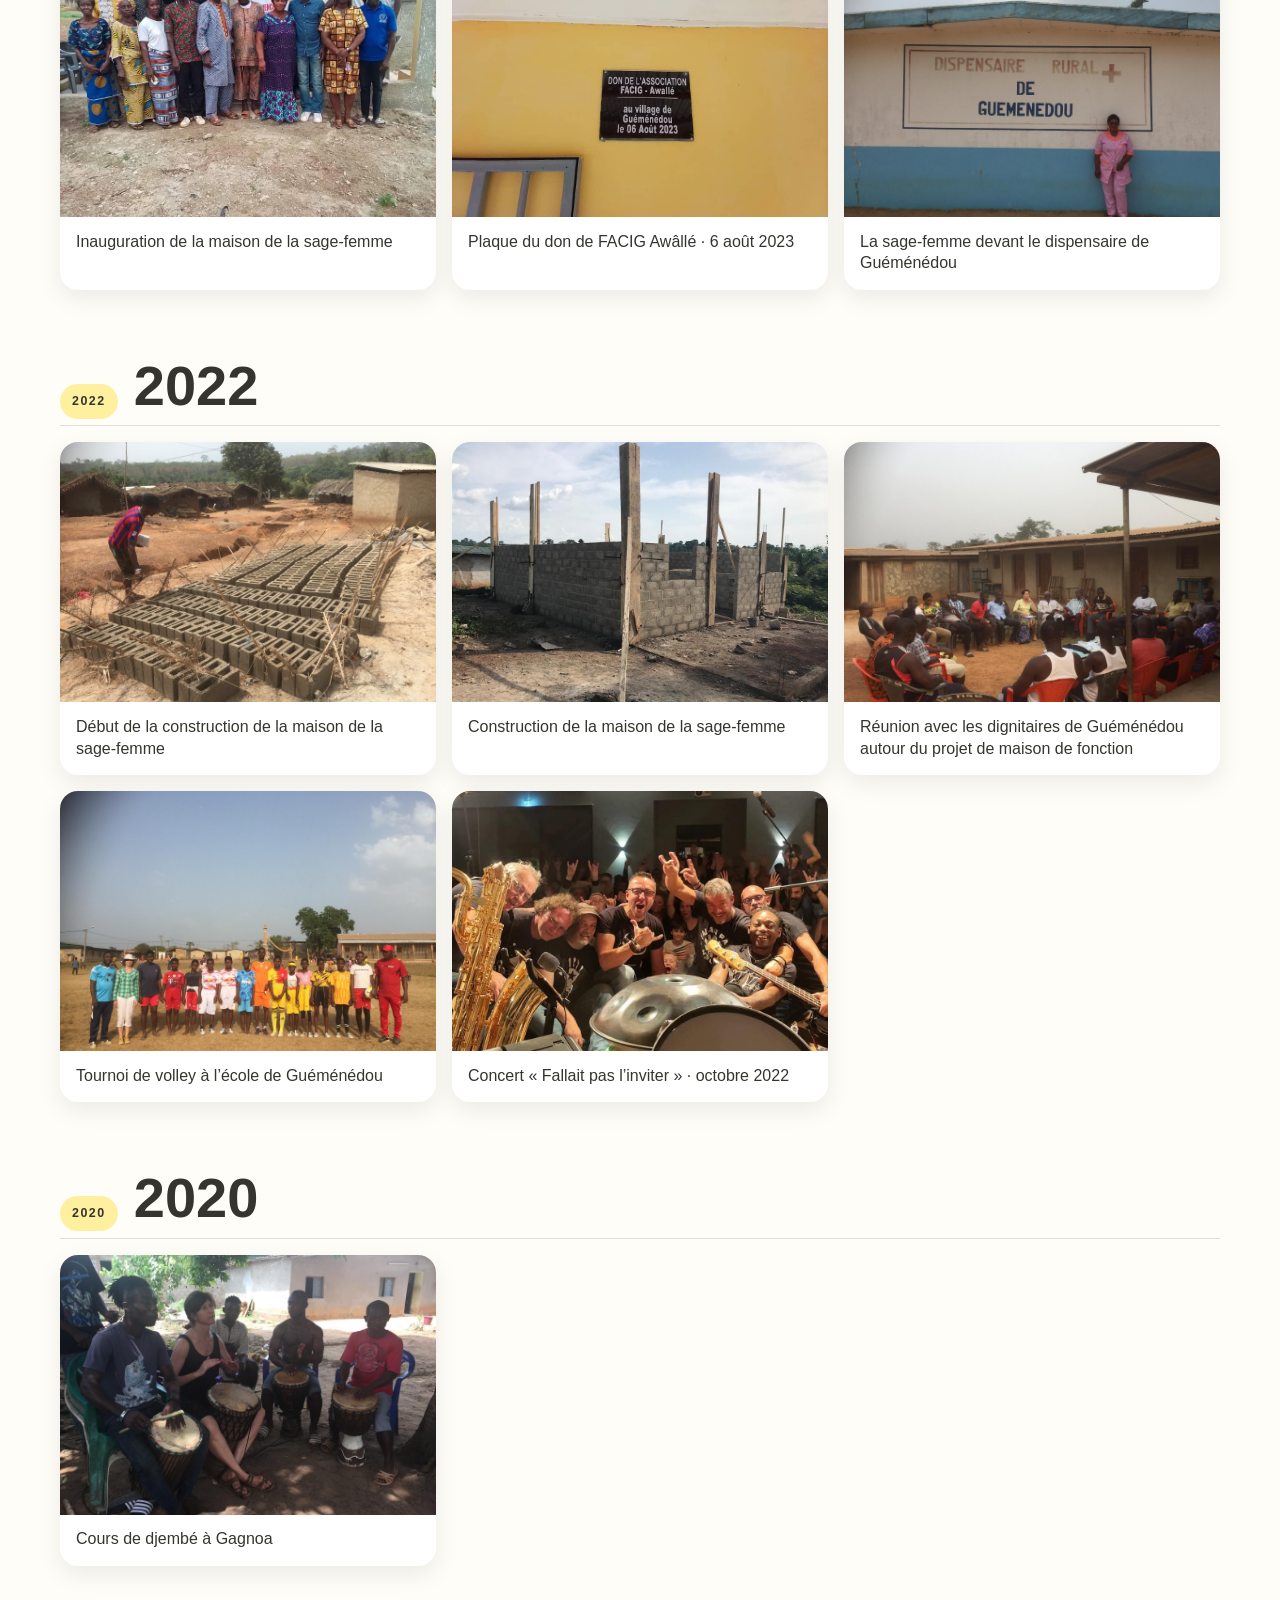
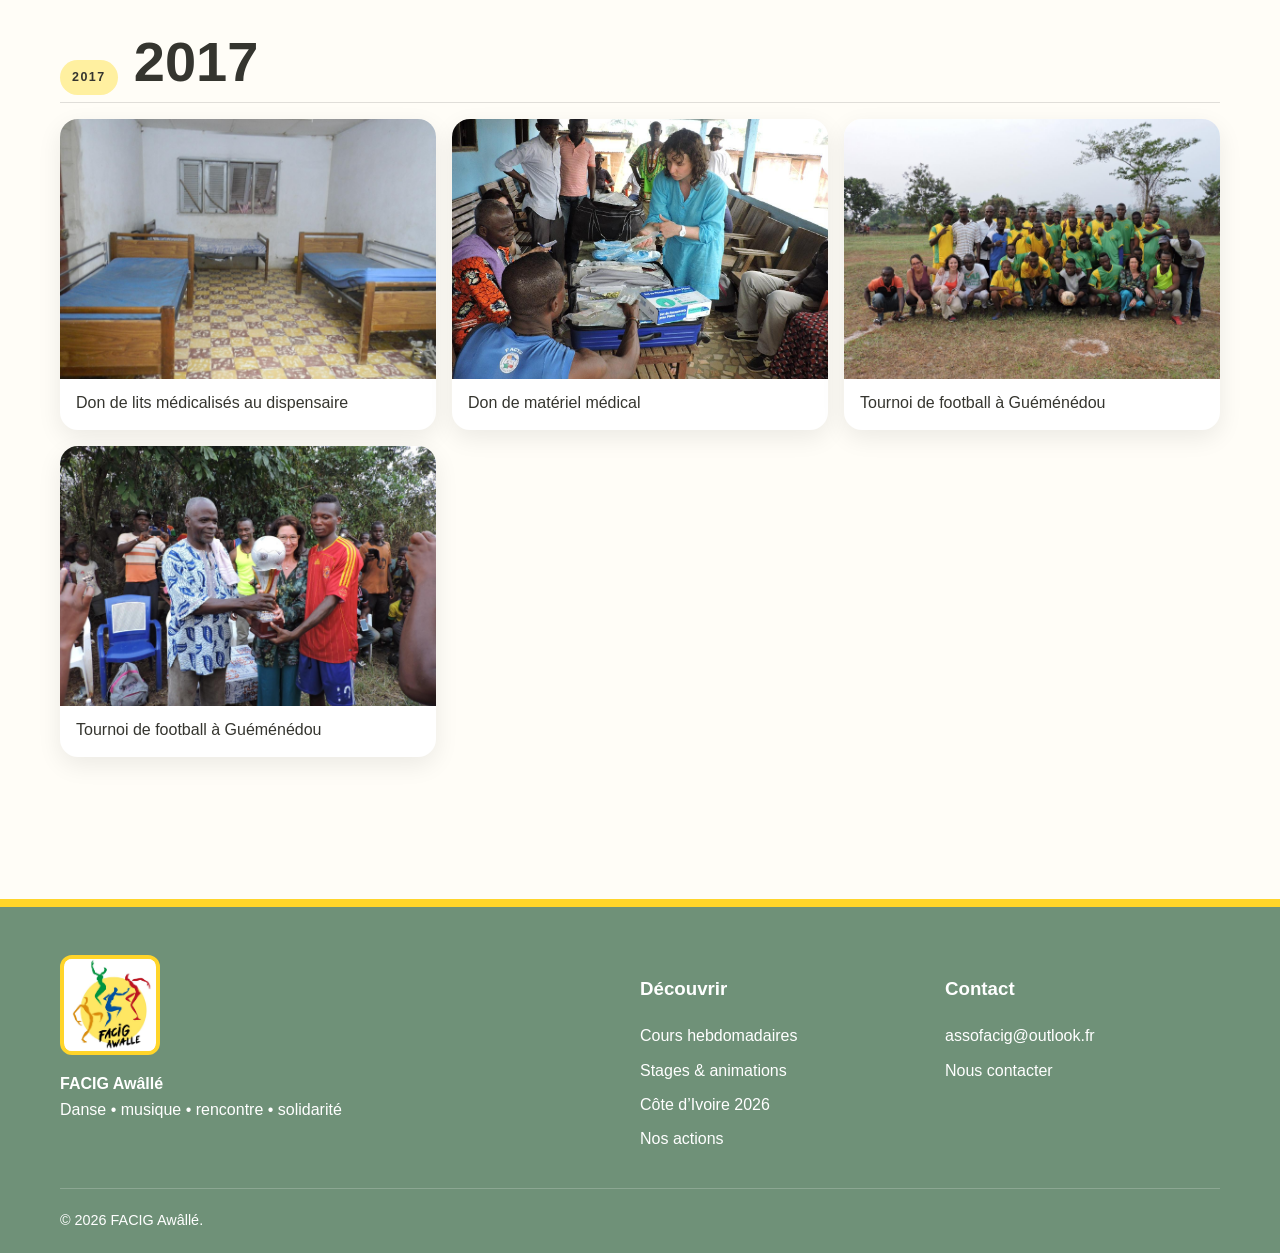
<file: souvenirs.html>
<!DOCTYPE html><html lang="fr"><head><meta charset="UTF-8"><meta name="viewport" content="width=device-width,initial-scale=1"><title>Souvenirs en images | FACIG Awâllé</title><meta name="description" content="Les actions, rencontres, projets et événements de FACIG Awâllé en images, de 2017 à aujourd’hui."><link rel="stylesheet" href="assets/css/style.css?v=20260823-2"><style>
.history-intro{max-width:850px;margin:0 auto 2rem}.history-year{margin:0 0 4rem}.history-year-head{display:flex;align-items:baseline;gap:1rem;margin-bottom:1rem;border-bottom:1px solid rgba(0,0,0,.12)}.history-year-head h2{font-size:clamp(2rem,5vw,3.5rem);margin:.2rem 0 .6rem}.history-photo-grid{display:grid;grid-template-columns:repeat(3,minmax(0,1fr));gap:1rem}.history-photo{margin:0;background:#fff;border-radius:18px;overflow:hidden;box-shadow:0 8px 24px rgba(0,0,0,.08)}.history-photo img{width:100%;height:260px;object-fit:cover;display:block}.history-photo figcaption{padding:.85rem 1rem 1rem;line-height:1.35}.history-current{margin-bottom:4rem}@media(max-width:850px){.history-photo-grid{grid-template-columns:repeat(2,minmax(0,1fr))}}@media(max-width:560px){.history-photo-grid{grid-template-columns:1fr}.history-photo img{height:auto;max-height:420px}}
</style></head><body>
<header class="site-header"><div class="container nav"><a class="brand" href="index.html"><img src="assets/images/logo-facig.jpg" alt="Logo FACIG Awâllé"><span>FACIG AWÂLLÉ</span></a><button class="menu-toggle" aria-expanded="false" aria-label="Ouvrir le menu">☰</button><nav class="nav-links" aria-label="Navigation principale"><a href="index.html">Accueil</a><a href="association.html">Histoire de l'association</a><a href="guemenedou.html">Nos actions</a><a href="cours.html">Cours à Rosheim</a><a href="stages.html">Stages & animations</a><a aria-current="page" href="souvenirs.html">Souvenirs en images</a><a href="contact.html">Contact</a><a class="nav-cta" href="soutenir.html">Soutenir</a></nav></div></header>
<main><section class="page-hero"><div class="container"><span class="eyebrow">La vie de FACIG</span><h1>Souvenirs en images</h1><p class="lead">Actions de solidarité, projets à Guéménédou, concerts, animations et rencontres : l’histoire de FACIG Awâllé racontée en images.</p></div></section>
<section class="section"><div class="container"><div class="history-intro"><p><strong>De 2017 à aujourd’hui</strong>, retrouvez ici les projets solidaires, rencontres, constructions, concerts et animations qui ont marqué la vie de FACIG Awâllé.</p></div><div class="history-current"><article class="memory-card"><img src="assets/images/bassam-2026-08.jpg" alt="Stage de danse à Grand-Bassam en février 2026"><div><span class="eyebrow">2026</span><h2>2026 — Voyage en Côte d'Ivoire & événements</h2><p>Stage de danse à Grand-Bassam, musique, visites, puis séjour à Guéménédou pour rencontrer les villageois et remettre les dons apportés par l’association.</p><a class="btn btn-primary" href="galerie-2026.html">Voir les souvenirs 2026</a></div></article></div><section class="history-year"><div class="history-year-head"><span class="eyebrow">2025</span><h2>2025</h2></div><div class="history-photo-grid"><figure class="history-photo"><img src="assets/images/historique/2025-01.jpeg" alt="Achat d’une imprimante pour l’école" loading="lazy"><figcaption>Achat d’une imprimante pour l’école</figcaption></figure><figure class="history-photo"><img src="assets/images/historique/2025-02.jpg" alt="Concert de soutien pour la construction des toilettes" loading="lazy"><figcaption>Concert de soutien pour la construction des toilettes</figcaption></figure><figure class="history-photo"><img src="assets/images/historique/2025-03.jpg" alt="Concert de soutien pour la construction des toilettes" loading="lazy"><figcaption>Concert de soutien pour la construction des toilettes</figcaption></figure><figure class="history-photo"><img src="assets/images/historique/2025-04.jpg" alt="Concert de soutien pour la construction des toilettes" loading="lazy"><figcaption>Concert de soutien pour la construction des toilettes</figcaption></figure><figure class="history-photo"><img src="assets/images/historique/2025-05.jpg" alt="Construction de toilettes pour l’école" loading="lazy"><figcaption>Construction de toilettes pour l’école</figcaption></figure><figure class="history-photo"><img src="assets/images/historique/2025-06.jpg" alt="Les nouvelles toilettes de l’école" loading="lazy"><figcaption>Les nouvelles toilettes de l’école</figcaption></figure></div></section><section class="history-year"><div class="history-year-head"><span class="eyebrow">2024</span><h2>2024</h2></div><div class="history-photo-grid"><figure class="history-photo"><img src="assets/images/historique/2024-01.jpg" alt="Animation à la médiathèque de Rosheim" loading="lazy"><figcaption>Animation à la médiathèque de Rosheim</figcaption></figure><figure class="history-photo"><img src="assets/images/historique/2024-02.jpeg" alt="Animation aux Foulées du patrimoine à Dachstein" loading="lazy"><figcaption>Animation aux Foulées du patrimoine à Dachstein</figcaption></figure><figure class="history-photo"><img src="assets/images/historique/2024-03.jpg" alt="Fabrication de bancs-tables pour l’école" loading="lazy"><figcaption>Fabrication de bancs-tables pour l’école</figcaption></figure><figure class="history-photo"><img src="assets/images/historique/2024-04.jpg" alt="Installation de la pompe de relevage" loading="lazy"><figcaption>Installation de la pompe de relevage</figcaption></figure><figure class="history-photo"><img src="assets/images/historique/2024-05.jpg" alt="Remise des clés de la maison de fonction à la sage-femme" loading="lazy"><figcaption>Remise des clés de la maison de fonction à la sage-femme</figcaption></figure><figure class="history-photo"><img src="assets/images/historique/2024-06.jpg" alt="Réservoir d’eau installé avec la pompe de relevage" loading="lazy"><figcaption>Réservoir d’eau installé avec la pompe de relevage</figcaption></figure></div></section><section class="history-year"><div class="history-year-head"><span class="eyebrow">2023</span><h2>2023</h2></div><div class="history-photo-grid"><figure class="history-photo"><img src="assets/images/historique/2023-01.jpg" alt="Poursuite de la construction · février 2023" loading="lazy"><figcaption>Poursuite de la construction · février 2023</figcaption></figure><figure class="history-photo"><img src="assets/images/historique/2023-02.jpg" alt="Poursuite de la construction · mai 2023" loading="lazy"><figcaption>Poursuite de la construction · mai 2023</figcaption></figure><figure class="history-photo"><img src="assets/images/historique/2023-03.jpg" alt="Poursuite de la construction · juillet 2023" loading="lazy"><figcaption>Poursuite de la construction · juillet 2023</figcaption></figure><figure class="history-photo"><img src="assets/images/historique/2023-04.jpg" alt="Inauguration de la maison de la sage-femme" loading="lazy"><figcaption>Inauguration de la maison de la sage-femme</figcaption></figure><figure class="history-photo"><img src="assets/images/historique/2023-05.jpg" alt="Plaque du don de FACIG Awâllé · 6 août 2023" loading="lazy"><figcaption>Plaque du don de FACIG Awâllé · 6 août 2023</figcaption></figure><figure class="history-photo"><img src="assets/images/historique/2023-06.jpg" alt="La sage-femme devant le dispensaire de Guéménédou" loading="lazy"><figcaption>La sage-femme devant le dispensaire de Guéménédou</figcaption></figure></div></section><section class="history-year"><div class="history-year-head"><span class="eyebrow">2022</span><h2>2022</h2></div><div class="history-photo-grid"><figure class="history-photo"><img src="assets/images/historique/2022-01.jpg" alt="Début de la construction de la maison de la sage-femme" loading="lazy"><figcaption>Début de la construction de la maison de la sage-femme</figcaption></figure><figure class="history-photo"><img src="assets/images/historique/2022-02.jpg" alt="Construction de la maison de la sage-femme" loading="lazy"><figcaption>Construction de la maison de la sage-femme</figcaption></figure><figure class="history-photo"><img src="assets/images/historique/2022-03.jpg" alt="Réunion avec les dignitaires de Guéménédou autour du projet de maison de fonction" loading="lazy"><figcaption>Réunion avec les dignitaires de Guéménédou autour du projet de maison de fonction</figcaption></figure><figure class="history-photo"><img src="assets/images/historique/2022-04.jpg" alt="Tournoi de volley à l’école de Guéménédou" loading="lazy"><figcaption>Tournoi de volley à l’école de Guéménédou</figcaption></figure><figure class="history-photo"><img src="assets/images/historique/2022-05.jpg" alt="Concert « Fallait pas l’inviter » · octobre 2022" loading="lazy"><figcaption>Concert « Fallait pas l’inviter » · octobre 2022</figcaption></figure></div></section><section class="history-year"><div class="history-year-head"><span class="eyebrow">2020</span><h2>2020</h2></div><div class="history-photo-grid"><figure class="history-photo"><img src="assets/images/historique/2020-01.jpg" alt="Cours de djembé à Gagnoa" loading="lazy"><figcaption>Cours de djembé à Gagnoa</figcaption></figure></div></section><section class="history-year"><div class="history-year-head"><span class="eyebrow">2017</span><h2>2017</h2></div><div class="history-photo-grid"><figure class="history-photo"><img src="assets/images/historique/2017-01.jpg" alt="Don de lits médicalisés au dispensaire" loading="lazy"><figcaption>Don de lits médicalisés au dispensaire</figcaption></figure><figure class="history-photo"><img src="assets/images/historique/2017-02.jpg" alt="Don de matériel médical" loading="lazy"><figcaption>Don de matériel médical</figcaption></figure><figure class="history-photo"><img src="assets/images/historique/2017-03.jpg" alt="Tournoi de football à Guéménédou" loading="lazy"><figcaption>Tournoi de football à Guéménédou</figcaption></figure><figure class="history-photo"><img src="assets/images/historique/2017-04.jpg" alt="Tournoi de football à Guéménédou" loading="lazy"><figcaption>Tournoi de football à Guéménédou</figcaption></figure></div></section></div></section></main>
<footer class="site-footer"><div class="container"><div class="footer-grid"><div><img class="footer-logo" src="assets/images/logo-facig.jpg" alt=""><p><strong>FACIG Awâllé</strong><br>Danse • musique • rencontre • solidarité</p></div><div><h3>Découvrir</h3><div class="footer-links"><a href="cours.html">Cours hebdomadaires</a><a href="stages.html">Stages & animations</a><a href="galerie-2026.html">Côte d’Ivoire 2026</a><a href="guemenedou.html">Nos actions</a></div></div><div><h3>Contact</h3><div class="footer-links"><a href="mailto:assofacig@outlook.fr">assofacig@outlook.fr</a><a href="contact.html">Nous contacter</a></div></div></div><div class="footer-bottom">© 2026 FACIG Awâllé.</div></div></footer><script src="assets/js/site.js"></script></body></html>
</file>
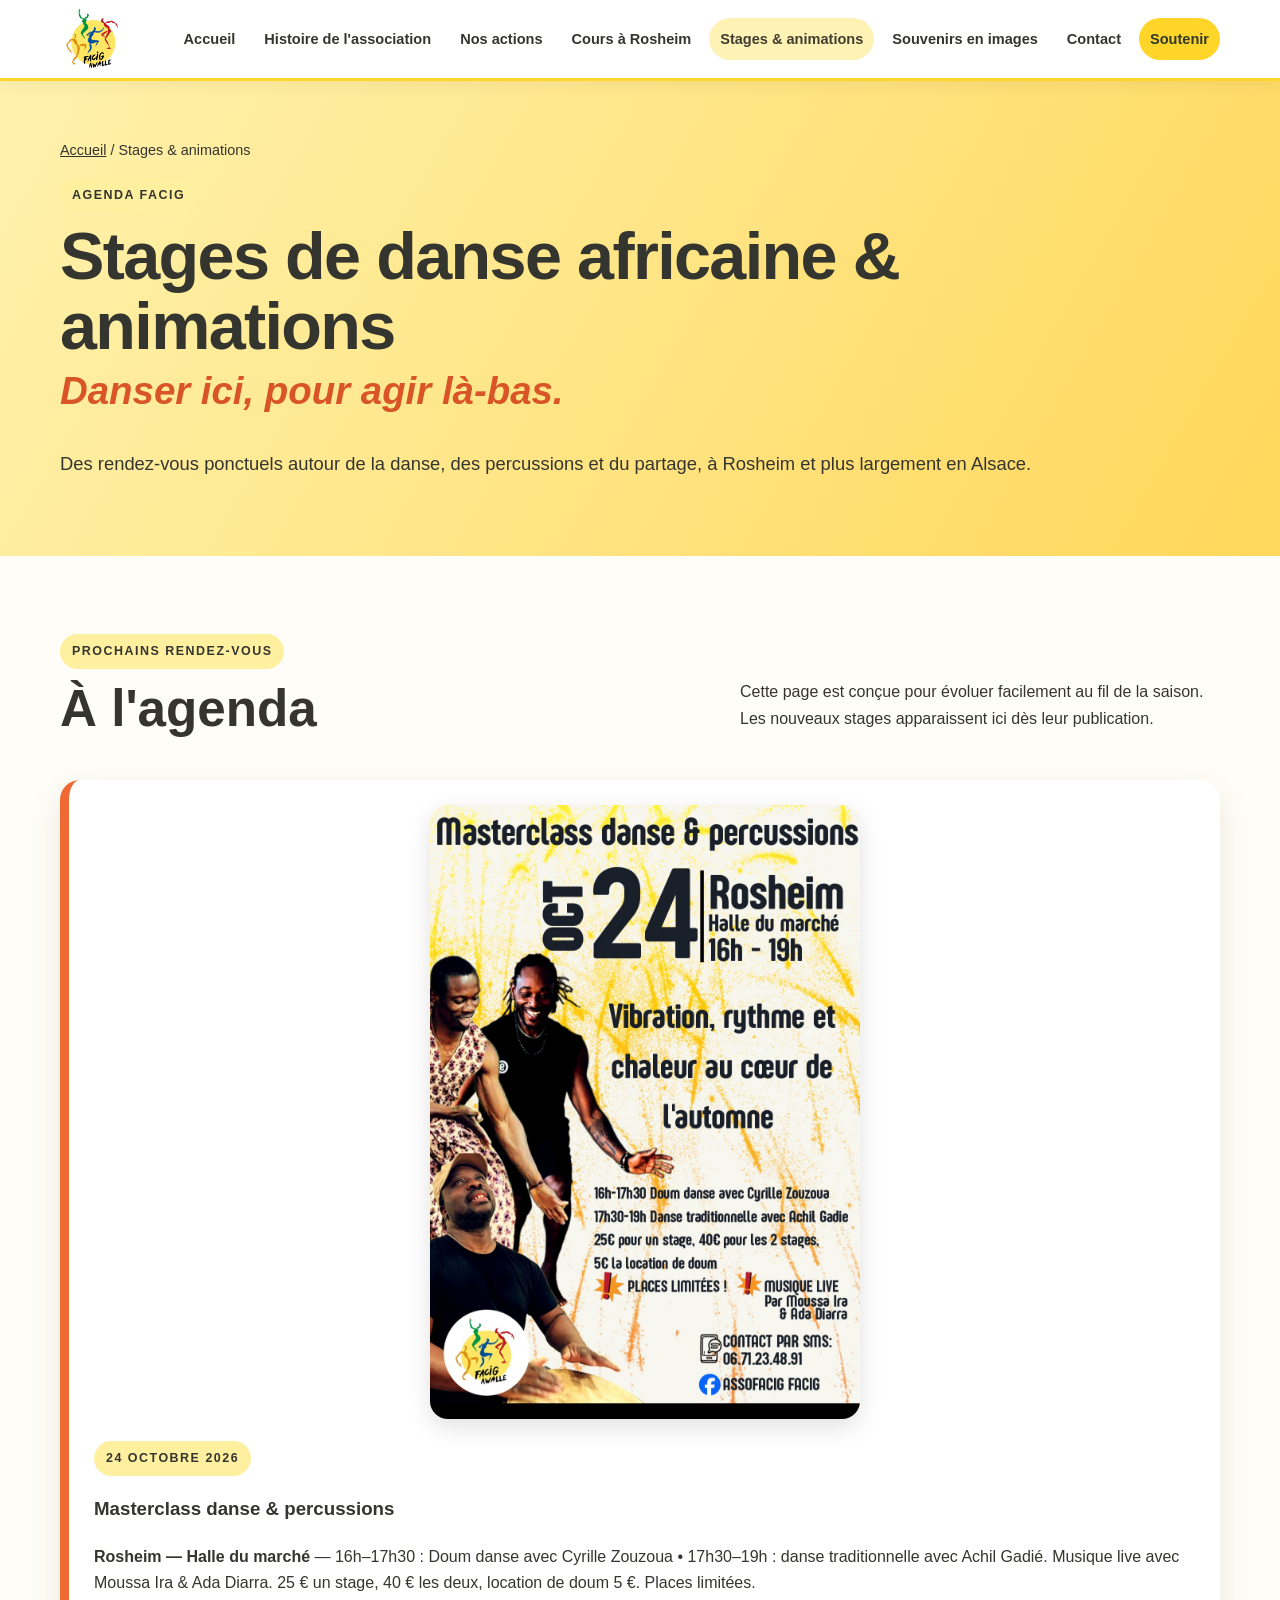
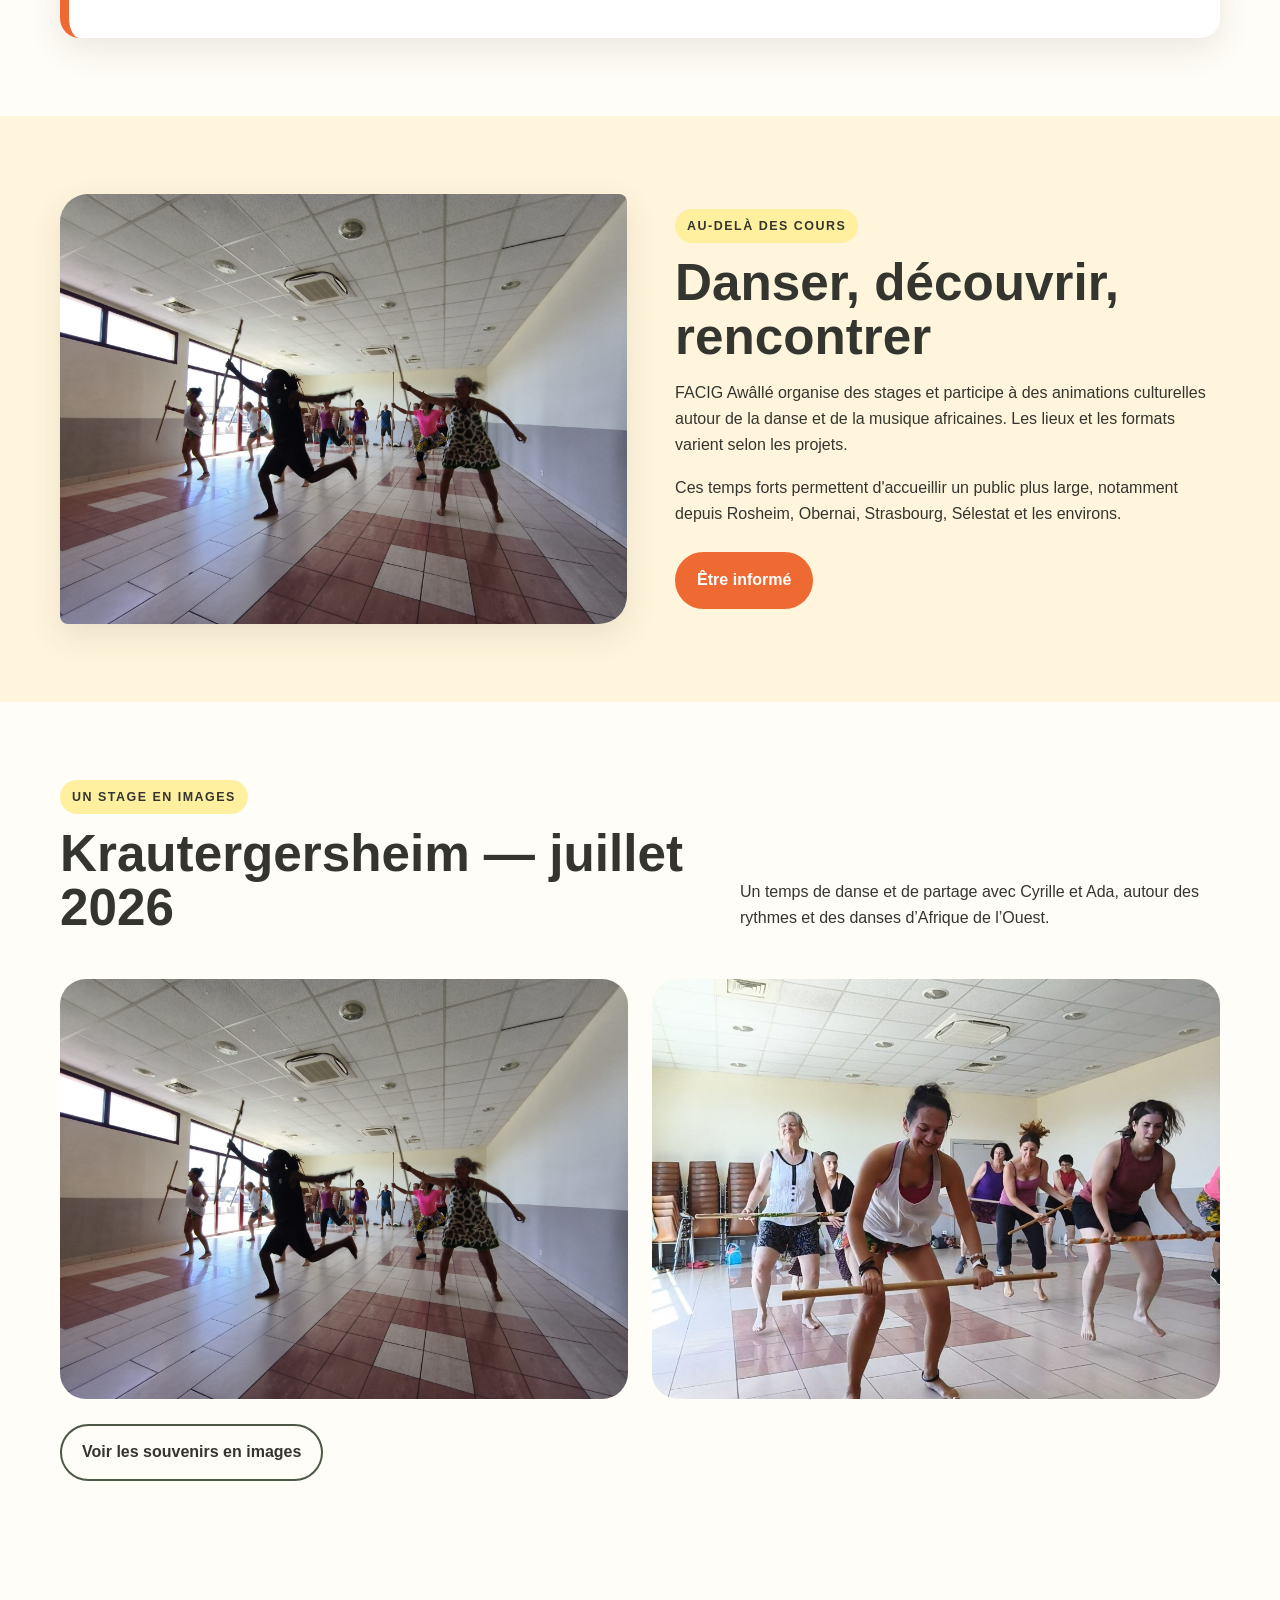
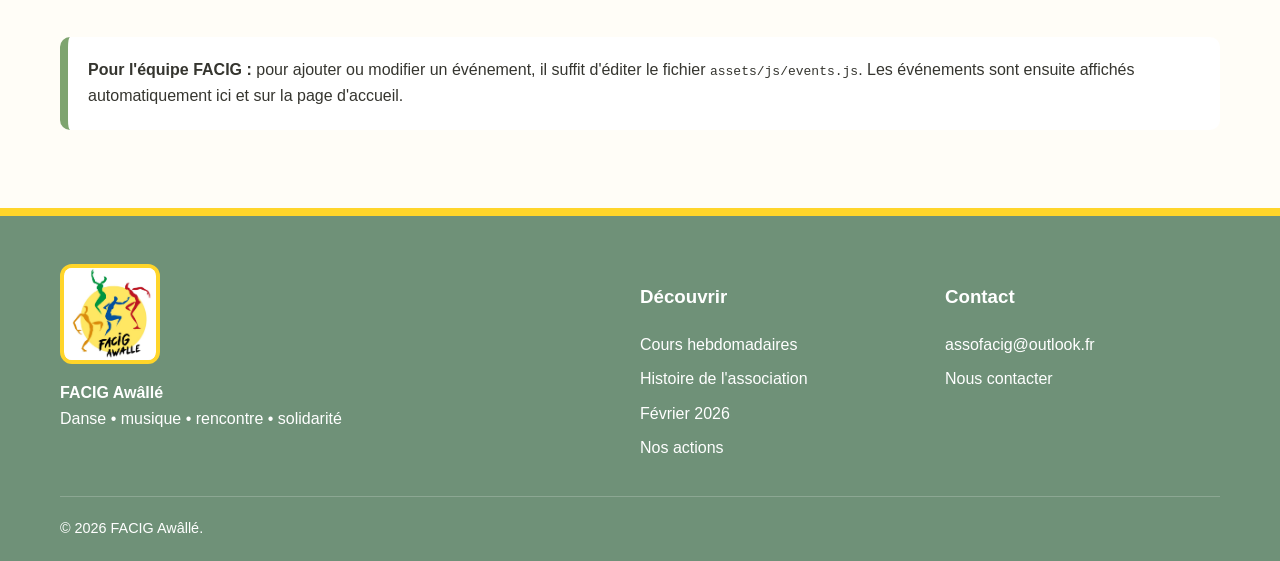
<file: stages.html>
<!DOCTYPE html><html lang="fr"><head><meta charset="UTF-8"><meta name="viewport" content="width=device-width, initial-scale=1.0"><title>Stages de danse africaine en Alsace | FACIG Awâllé</title><meta name="description" content="Stages de danse africaine et animations FACIG Awâllé à Rosheim et en Alsace, près de Strasbourg, Obernai et Sélestat. Découvrez les prochains rendez-vous."><link rel="stylesheet" href="assets/css/style.css"></head><body>
<header class="site-header"><div class="container nav"><a class="brand" href="index.html"><img src="assets/images/logo-facig.jpg" alt="Logo FACIG Awâllé"><span>FACIG AWÂLLÉ</span></a><button class="menu-toggle" aria-expanded="false" aria-label="Ouvrir le menu">☰</button><nav class="nav-links" aria-label="Navigation principale"><a href="index.html">Accueil</a><a href="association.html">Histoire de l'association</a><a href="guemenedou.html">Nos actions</a><a href="cours.html">Cours à Rosheim</a><a aria-current="page" href="stages.html">Stages & animations</a><a href="souvenirs.html">Souvenirs en images</a><a href="contact.html">Contact</a><a class="nav-cta" href="soutenir.html">Soutenir</a></nav></div></header>
<main><section class="page-hero"><div class="container"><div class="breadcrumb"><a href="index.html">Accueil</a> / Stages & animations</div><span class="eyebrow">Agenda FACIG</span><h1>Stages de danse africaine & animations</h1><p class="dance-signature light">Danser ici, pour agir là-bas.</p><p class="lead">Des rendez-vous ponctuels autour de la danse, des percussions et du partage, à Rosheim et plus largement en Alsace.</p></div></section>
<section class="section"><div class="container"><div class="section-head"><div><span class="eyebrow">Prochains rendez-vous</span><h2>À l'agenda</h2></div><p>Cette page est conçue pour évoluer facilement au fil de la saison. Les nouveaux stages apparaissent ici dès leur publication.</p></div><div class="event-list" data-events></div></div></section>
<section class="section section-soft"><div class="container split"><div class="media"><img src="assets/images/stage-krautergersheim-1.jpg" alt="Stage de danse FACIG à Krautergersheim en juillet 2026"></div><div><span class="eyebrow">Au-delà des cours</span><h2>Danser, découvrir, rencontrer</h2><p>FACIG Awâllé organise des stages et participe à des animations culturelles autour de la danse et de la musique africaines. Les lieux et les formats varient selon les projets.</p><p>Ces temps forts permettent d'accueillir un public plus large, notamment depuis Rosheim, Obernai, Strasbourg, Sélestat et les environs.</p><div class="actions"><a class="btn btn-primary" href="contact.html">Être informé</a></div></div></div></section>
<section class="section"><div class="container"><div class="section-head"><div><span class="eyebrow">Un stage en images</span><h2>Krautergersheim — juillet 2026</h2></div><p>Un temps de danse et de partage avec Cyrille et Ada, autour des rythmes et des danses d’Afrique de l’Ouest.</p></div><div class="stage-photo-pair"><img src="assets/images/stage-krautergersheim-1.jpg" alt="Stage de danse à Krautergersheim avec Cyrille et Ada"><img src="assets/images/stage-krautergersheim-2.jpg" alt="Participants au stage de danse à Krautergersheim en juillet 2026"></div><div class="actions"><a class="btn btn-outline" href="souvenirs.html">Voir les souvenirs en images</a></div></div></section>
<section class="section"><div class="container"><div class="notice"><strong>Pour l'équipe FACIG :</strong> pour ajouter ou modifier un événement, il suffit d'éditer le fichier <code>assets/js/events.js</code>. Les événements sont ensuite affichés automatiquement ici et sur la page d'accueil.</div></div></section></main>
<footer class="site-footer"><div class="container"><div class="footer-grid"><div><img class="footer-logo" src="assets/images/logo-facig.jpg" alt=""><p><strong>FACIG Awâllé</strong><br>Danse • musique • rencontre • solidarité</p></div><div><h3>Découvrir</h3><div class="footer-links"><a href="cours.html">Cours hebdomadaires</a><a href="association.html">Histoire de l'association</a><a href="galerie-2026.html">Février 2026</a><a href="guemenedou.html">Nos actions</a></div></div><div><h3>Contact</h3><div class="footer-links"><a href="mailto:assofacig@outlook.fr">assofacig@outlook.fr</a><a href="contact.html">Nous contacter</a></div></div></div><div class="footer-bottom">© 2026 FACIG Awâllé.</div></div></footer><script src="assets/js/site.js"></script><script src="assets/js/events.js"></script><script src="assets/js/render-events.js"></script></body></html>
</file>
<file: assets/css/style.css>
:root{--ink:#173f4a;--cream:#fffaf0;--orange:#ff6b1a;--yellow:#ffd21f;--pink:#ed2f70;--green:#119b7a;--blue:#087f9c;--white:#fff;--shadow:0 14px 40px rgba(23,63,74,.14)}
*{box-sizing:border-box}html{scroll-behavior:smooth}body{margin:0;font-family:Arial,Helvetica,sans-serif;color:var(--ink);background:var(--cream);line-height:1.65}img{max-width:100%;display:block}a{color:inherit}.container{width:min(1160px,92%);margin:auto}.skip-link{position:absolute;left:-9999px}.site-header{position:sticky;top:0;z-index:50;background:rgba(255,255,255,.97);color:var(--ink);border-bottom:5px solid var(--yellow);box-shadow:0 4px 18px rgba(23,63,74,.08)}.nav{min-height:78px;display:flex;align-items:center;justify-content:space-between;gap:20px}.brand{display:flex;align-items:center;gap:11px;text-decoration:none;font-weight:900;letter-spacing:.07em}.brand img{display:none}.nav-links{display:flex;align-items:center;gap:7px;flex-wrap:wrap}.nav-links a{text-decoration:none;padding:9px 11px;border-radius:999px;font-weight:700;font-size:.91rem}.nav-links a:hover,.nav-links a[aria-current=page]{background:var(--orange)}.nav-cta{background:var(--pink)!important}.menu-toggle{display:none;background:var(--yellow);border:0;border-radius:10px;padding:9px 12px;font-size:1.3rem}.hero{padding:72px 0;background:linear-gradient(125deg,#ff8a18 0%,var(--yellow) 48%,#36c59c 100%);color:var(--ink);overflow:hidden}.hero-grid,.split{display:grid;grid-template-columns:1.02fr .98fr;gap:48px;align-items:center}.hero h1,.page-hero h1{font-size:clamp(3.2rem,8vw,6.5rem);line-height:.88;margin:.15em 0;text-transform:uppercase;letter-spacing:-.04em}.hero .lead{font-size:1.25rem}.hero-visual{position:relative}.main-photo{height:520px;width:100%;object-fit:cover;border-radius:34px 8px 34px 8px;box-shadow:var(--shadow);border:7px solid #fff}.eyebrow{display:inline-block;text-transform:uppercase;font-weight:900;letter-spacing:.12em;font-size:.78rem;background:var(--yellow);color:var(--ink);padding:7px 12px;border-radius:999px}.section{padding:78px 0}.section-soft{background:#ffe7bd}.section-dark{background:linear-gradient(115deg,var(--blue),var(--green));color:#fff}.section h2,.page-hero h1{font-weight:900}.section h2{font-size:clamp(2rem,4vw,3.4rem);line-height:1.05;margin:.25em 0}.lead{font-size:1.15rem}.section-head{display:flex;justify-content:space-between;gap:40px;align-items:end;margin-bottom:32px}.section-head>p{max-width:480px}.media img,.story-media img{width:100%;height:430px;object-fit:cover;border-radius:28px 8px 28px 8px;box-shadow:var(--shadow)}.reverse .media{order:2}.actions{display:flex;flex-wrap:wrap;gap:12px;margin-top:25px}.btn{display:inline-block;text-decoration:none;font-weight:900;padding:13px 20px;border-radius:999px;border:2px solid var(--ink);transition:.18s}.btn:hover{transform:translateY(-2px)}.btn-primary{background:var(--orange);color:#fff;border-color:var(--orange)}.btn-sun{background:var(--yellow);border-color:var(--yellow)}.btn-outline{background:transparent}.course-card{display:grid;grid-template-columns:1.1fr .9fr;background:#fff;border-radius:30px;overflow:hidden;box-shadow:var(--shadow);border-top:9px solid var(--pink)}.course-info{padding:36px}.course-info h3{font-size:2rem;margin-top:0}.course-info dl{display:grid;grid-template-columns:150px 1fr;gap:8px 20px}.course-info dt{font-weight:900;color:var(--pink)}.course-info dd{margin:0}.course-poster{background:var(--yellow);padding:20px;display:grid;place-items:center}.course-poster img{max-height:620px;object-fit:contain;box-shadow:var(--shadow)}.cards,.action-grid,.gallery-grid{display:grid;grid-template-columns:repeat(3,1fr);gap:22px}.card,.action-card{background:#fff;padding:26px;border-radius:22px;box-shadow:var(--shadow);border-bottom:7px solid var(--orange)}.card:nth-child(2n),.action-card:nth-child(2n){border-color:var(--green)}.card:nth-child(3n),.action-card:nth-child(3n){border-color:var(--pink)}.icon{font-size:2rem}.page-hero{padding:58px 0;background:linear-gradient(120deg,var(--orange),var(--pink));color:#fff}.page-hero h1{font-size:clamp(2.8rem,7vw,5.5rem);max-width:1000px}.breadcrumb{font-size:.9rem;margin-bottom:15px}.story{display:grid;gap:60px}.story-row{display:grid;grid-template-columns:1fr 1fr;gap:42px;align-items:center}.story-row:nth-child(even) .story-media{order:2}.quote{font-size:1.3rem;border-left:8px solid var(--yellow);padding-left:20px}.action-card{padding:0;overflow:hidden}.action-card img{width:100%;height:260px;object-fit:cover}.action-card .pad{padding:22px}.action-card h3{font-size:1.45rem;margin:.1em 0}.photo-pair{display:grid;grid-template-columns:1fr 1fr;gap:12px}.photo-pair img{height:210px!important}.gallery-intro{max-width:850px}.gallery-grid{grid-template-columns:repeat(12,1fr);grid-auto-flow:dense}.gallery-item{margin:0;background:#fff;border-radius:20px;overflow:hidden;box-shadow:var(--shadow);grid-column:span 4}.gallery-item.wide{grid-column:span 8}.gallery-item.tall img{height:520px}.gallery-item img{width:100%;height:330px;object-fit:cover}.gallery-item figcaption{padding:13px 16px;font-weight:800}.banner{background:linear-gradient(100deg,var(--yellow),#ff9e2d);padding:30px;border-radius:25px;display:flex;align-items:center;justify-content:space-between;gap:25px}.notice{padding:20px;background:#fff;border-left:8px solid var(--green);border-radius:10px}.event-list{display:grid;gap:18px}.event-card{background:#fff;border-radius:20px;padding:25px;box-shadow:var(--shadow);border-left:9px solid var(--orange)}.site-footer{background:var(--blue);color:#fff;padding:48px 0 20px;border-top:8px solid var(--yellow)}.footer-grid{display:grid;grid-template-columns:2fr 1fr 1fr;gap:30px}.footer-logo{width:85px;height:85px;object-fit:cover;border-radius:50%;border:4px solid var(--yellow)}.footer-links{display:grid;gap:8px}.footer-links a{text-decoration:none}.footer-bottom{margin-top:35px;padding-top:20px;border-top:1px solid #ffffff33;font-size:.9rem}.kicker-grid{display:grid;grid-template-columns:1fr 1fr;gap:22px}.kicker{background:#fff;border-radius:20px;overflow:hidden;box-shadow:var(--shadow)}.kicker img{height:330px;width:100%;object-fit:cover}.kicker h3{padding:0 20px 12px}.contact-grid{display:grid;grid-template-columns:1fr 1fr;gap:25px}.facig-tshirt-photo{transform:rotate(90deg) scale(.75);object-fit:contain!important}
@media(max-width:560px){.cards,.action-grid,.kicker-grid{grid-template-columns:1fr}.gallery-item,.gallery-item.wide{grid-column:span 12}.gallery-item img,.gallery-item.tall img{height:330px}.hero{padding-top:45px}.main-photo{height:330px}.section{padding:55px 0}.banner{display:block}.nav-links{flex-direction:column;align-items:stretch}.nav-links a{text-align:center}}

.awalle-meaning{display:inline-block;margin:.1em 0 .6em;font-size:clamp(1.8rem,4vw,3rem);font-weight:900;color:var(--pink);background:#fff;padding:5px 18px;border-radius:999px;transform:rotate(-1deg);box-shadow:var(--shadow)}
.intro-association{background:#fff}
.values-grid{display:grid;grid-template-columns:1fr 1fr;gap:15px}.value-card{min-height:150px;padding:24px;border-radius:24px;display:flex;flex-direction:column;justify-content:center;box-shadow:var(--shadow)}.value-card strong{font-size:1.45rem;margin-bottom:5px}.value-card.orange{background:var(--orange);color:#fff}.value-card.yellow{background:var(--yellow)}.value-card.pink{background:var(--pink);color:#fff}.value-card.green{background:var(--green);color:#fff}
.course-photo{position:relative;min-height:100%;background:var(--yellow)}.course-photo img{width:100%;height:100%;min-height:480px;object-fit:cover}.photo-caption{position:absolute;left:20px;right:20px;bottom:20px;background:rgba(255,255,255,.94);padding:16px 18px;border-radius:18px;color:var(--ink);box-shadow:var(--shadow)}.photo-caption strong{color:var(--pink);font-size:1.15rem}
@media(max-width:850px){.values-grid{grid-template-columns:1fr 1fr}.course-photo img{min-height:360px}}@media(max-width:560px){.values-grid{grid-template-columns:1fr}}

/* Palette FACIG 2026 — lumineuse, solaire, sans aplats sombres */
:root{--ink:#35352f;--cream:#fffdf7;--orange:#ef6a32;--yellow:#ffd52a;--pink:#e95a69;--green:#7ea46f;--blue:#6f9d91;--white:#fff;--shadow:0 12px 32px rgba(70,62,45,.11)}
body{background:#fffdf7;color:var(--ink)}
.site-header{border-bottom:3px solid var(--yellow);box-shadow:0 3px 16px rgba(60,55,45,.07)}
.brand img{display:block;width:62px;height:62px;object-fit:contain;border-radius:0}.brand span{display:none}
.nav-links a:hover,.nav-links a[aria-current=page]{background:#fff2b5;color:#403d31}.nav-cta{background:var(--yellow)!important;color:#2f382b!important}
.page-hero{background:linear-gradient(120deg,#fff2ae,#ffd75a);color:var(--ink)}
.section-soft{background:#fff5dc}.section-dark{background:#779d83;color:#fff}.site-footer{background:#6f9178;border-top-color:var(--yellow)}
.btn{border-color:#4d5847}.btn-primary{background:var(--orange);border-color:var(--orange)}.btn-sun{background:var(--yellow);border-color:var(--yellow);color:#35352f}
.eyebrow{background:#fff0a0}.banner{background:linear-gradient(100deg,#fff0a8,#ffd84d)}
.home-hero{padding:56px 0 62px;background:linear-gradient(110deg,#fffdf7 0%,#fff8df 58%,#fff2ad 100%)}
.home-hero-grid{display:grid;grid-template-columns:.9fr 1.1fr;gap:42px;align-items:center}.home-copy h1{font-size:clamp(3rem,6vw,5.4rem);line-height:.92;margin:.15em 0;color:#4e7448;letter-spacing:-.035em}.hero-logo{width:160px;height:145px;object-fit:contain;margin-bottom:12px}.hero-kicker{font-size:.78rem;text-transform:uppercase;letter-spacing:.13em;font-weight:800;color:#df5d2a}.meaning{font-size:1.18rem;border-left:5px solid var(--yellow);padding-left:14px;margin:18px 0}.home-copy .lead{font-size:1.22rem}.home-hero .main-photo{height:540px;border-radius:24px;border:6px solid #fff;object-fit:cover}.hero-visual{position:relative}.photo-tag{position:absolute;right:18px;bottom:18px;background:#fffdf3e8;padding:8px 13px;border-radius:999px;font-weight:800;font-size:.85rem}.home-cards{padding-top:56px}.three-doors{display:grid;grid-template-columns:repeat(3,1fr);gap:20px}.door{background:#fff;border:1px solid #f1e6c9;border-radius:20px;overflow:hidden;box-shadow:var(--shadow)}.door img{width:100%;height:245px;object-fit:cover}.door-copy{padding:23px}.door h2{font-size:1.7rem;margin:.15em 0 .4em}.mini-label{text-transform:uppercase;letter-spacing:.11em;font-size:.76rem;font-weight:900;margin:0}.green-text{color:#668d5c}.orange-text{color:#e85e2c}.yellow-text{color:#b18400}.text-link{font-weight:900;text-decoration:none;color:#e75f2c}.mission-band{background:#789f7d;color:#fff}.mission-grid{display:grid;grid-template-columns:.8fr 1.2fr;gap:70px;align-items:start}.mission-band h2{font-size:clamp(2rem,4vw,3.4rem);margin:.15em 0}.mission-band .yellow-text{color:#ffe66c}.course-highlight{display:grid;grid-template-columns:.85fr 1.15fr;gap:38px;align-items:center;background:#fff6dd;border-radius:28px;padding:32px}.course-highlight img{width:100%;height:410px;object-fit:cover;border-radius:20px}.dance-signature{font-size:clamp(1.6rem,3vw,2.5rem);font-weight:900;font-style:italic;color:#e95e2c;line-height:1.05}.dance-signature.light{color:#d95527;margin-top:8px}.footer-logo{width:100px;height:100px;object-fit:contain;border-radius:12px;background:#fff;border:4px solid var(--yellow)}
/* aucun pictogramme décoratif : priorité aux photos, au logo et à la couleur */
.values-grid{display:none}
@media(max-width:850px){.home-hero-grid,.mission-grid,.course-highlight{grid-template-columns:1fr}.home-hero .main-photo{height:400px}.three-doors{grid-template-columns:1fr}.hero-logo{width:130px;height:120px}.door img{height:300px}}

/* Ajustements 23-08 : lisibilité et cartes sans pictogrammes */
.page-hero h1{font-size:clamp(2.45rem,5.2vw,4.6rem);line-height:1.04;letter-spacing:-.025em;text-transform:none;max-width:1050px}
.action-no-photo{background:linear-gradient(145deg,#fff8df,#fff2b5);display:flex;align-items:center;min-height:100%}
.action-no-photo .pad{padding:30px}
@media(max-width:560px){.page-hero h1{font-size:clamp(2.25rem,11vw,3.25rem)}}

/* Ajouts août 2026 : photos réelles et souvenirs */
.course-photo img{width:100%;max-height:680px;object-fit:cover;object-position:center;border-radius:28px;display:block}.stage-photo-pair{display:grid;grid-template-columns:1fr 1fr;gap:24px;margin:24px 0}.stage-photo-pair img{width:100%;height:420px;object-fit:cover;border-radius:26px}.memory-grid{display:grid;gap:30px}.memory-card{display:grid;grid-template-columns:minmax(280px,1fr) minmax(320px,1fr);gap:36px;align-items:center;background:#fff;border-radius:30px;overflow:hidden;box-shadow:0 18px 50px rgba(50,42,24,.08)}.memory-card img{width:100%;height:100%;min-height:380px;object-fit:cover}.memory-card>div{padding:38px}.memory-placeholder{display:block;padding:10px}.memory-placeholder>div{padding:38px}@media(max-width:850px){.stage-photo-pair,.memory-card{grid-template-columns:1fr}.stage-photo-pair img{height:auto}.memory-card img{min-height:0;max-height:480px}}
.achil-photo{
  object-fit:contain !important;
  object-position:center !important;
  background:#ead0bd;
}
</file>
